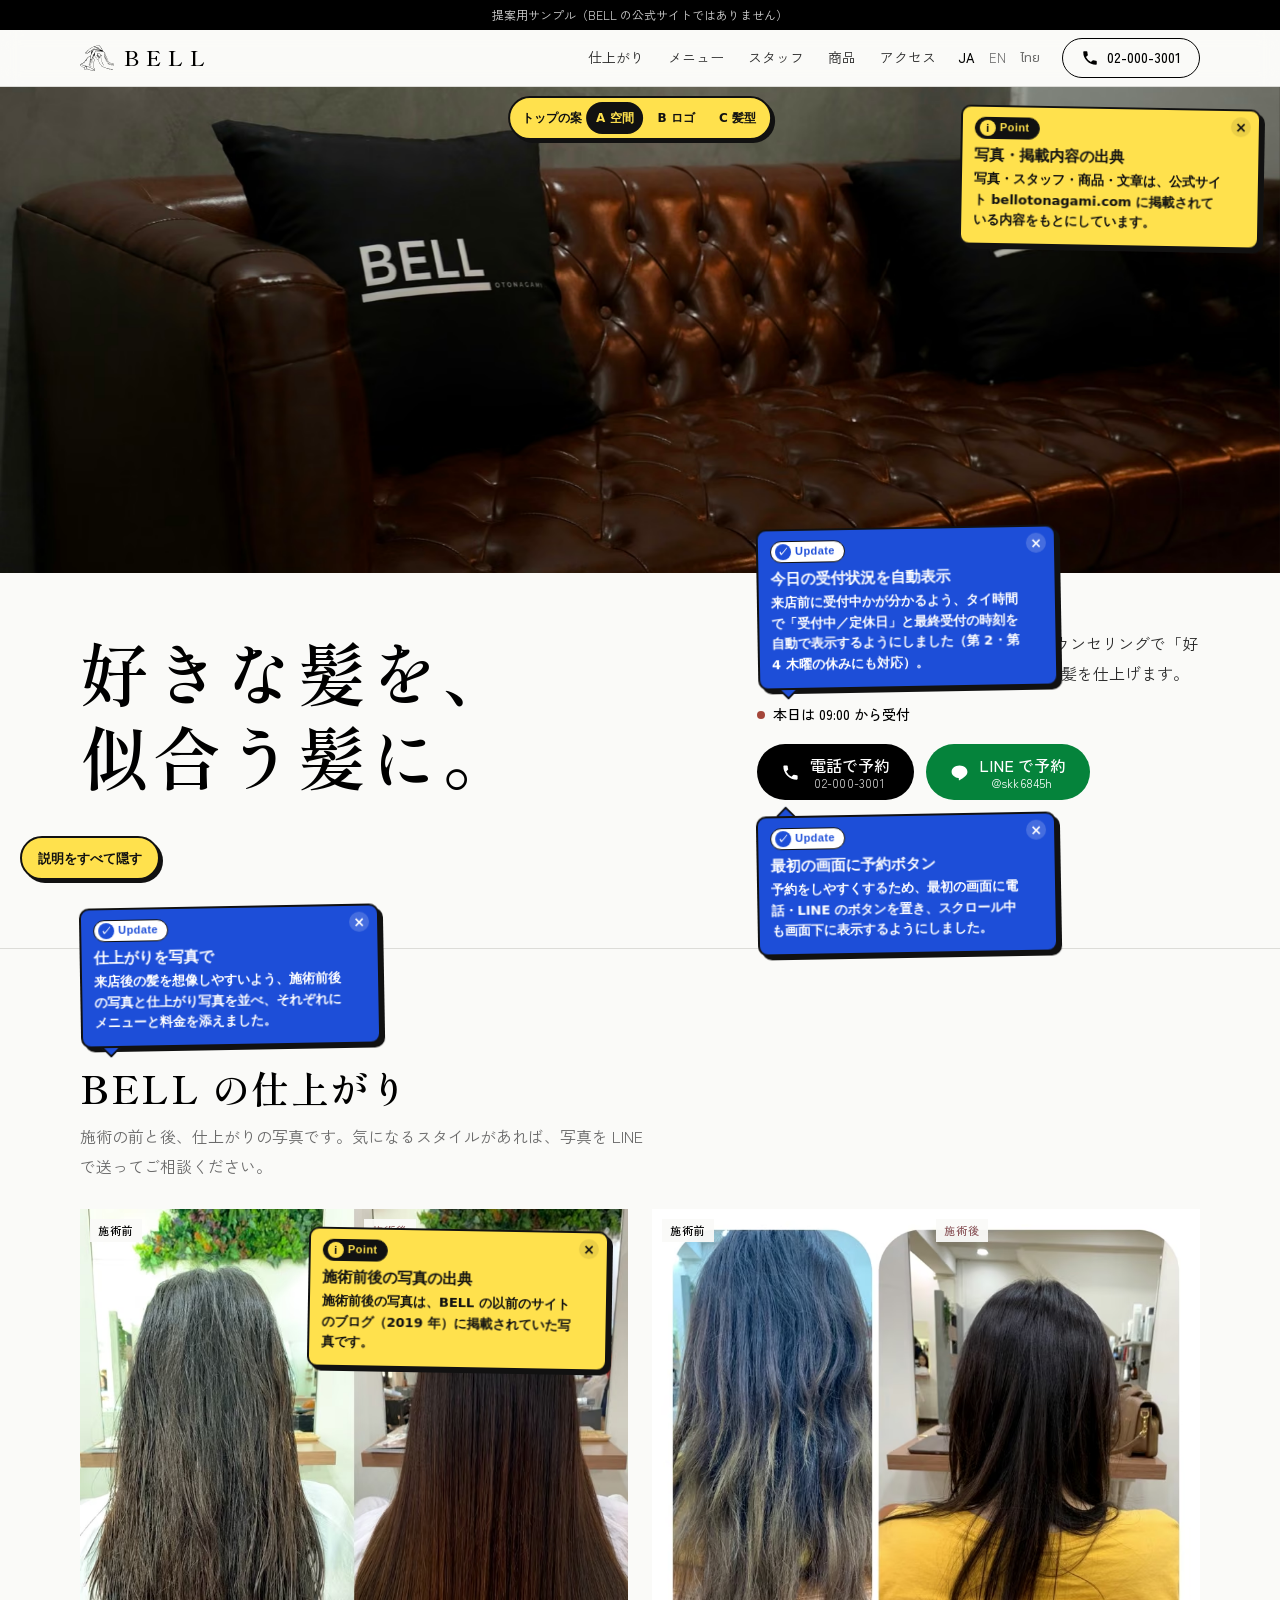
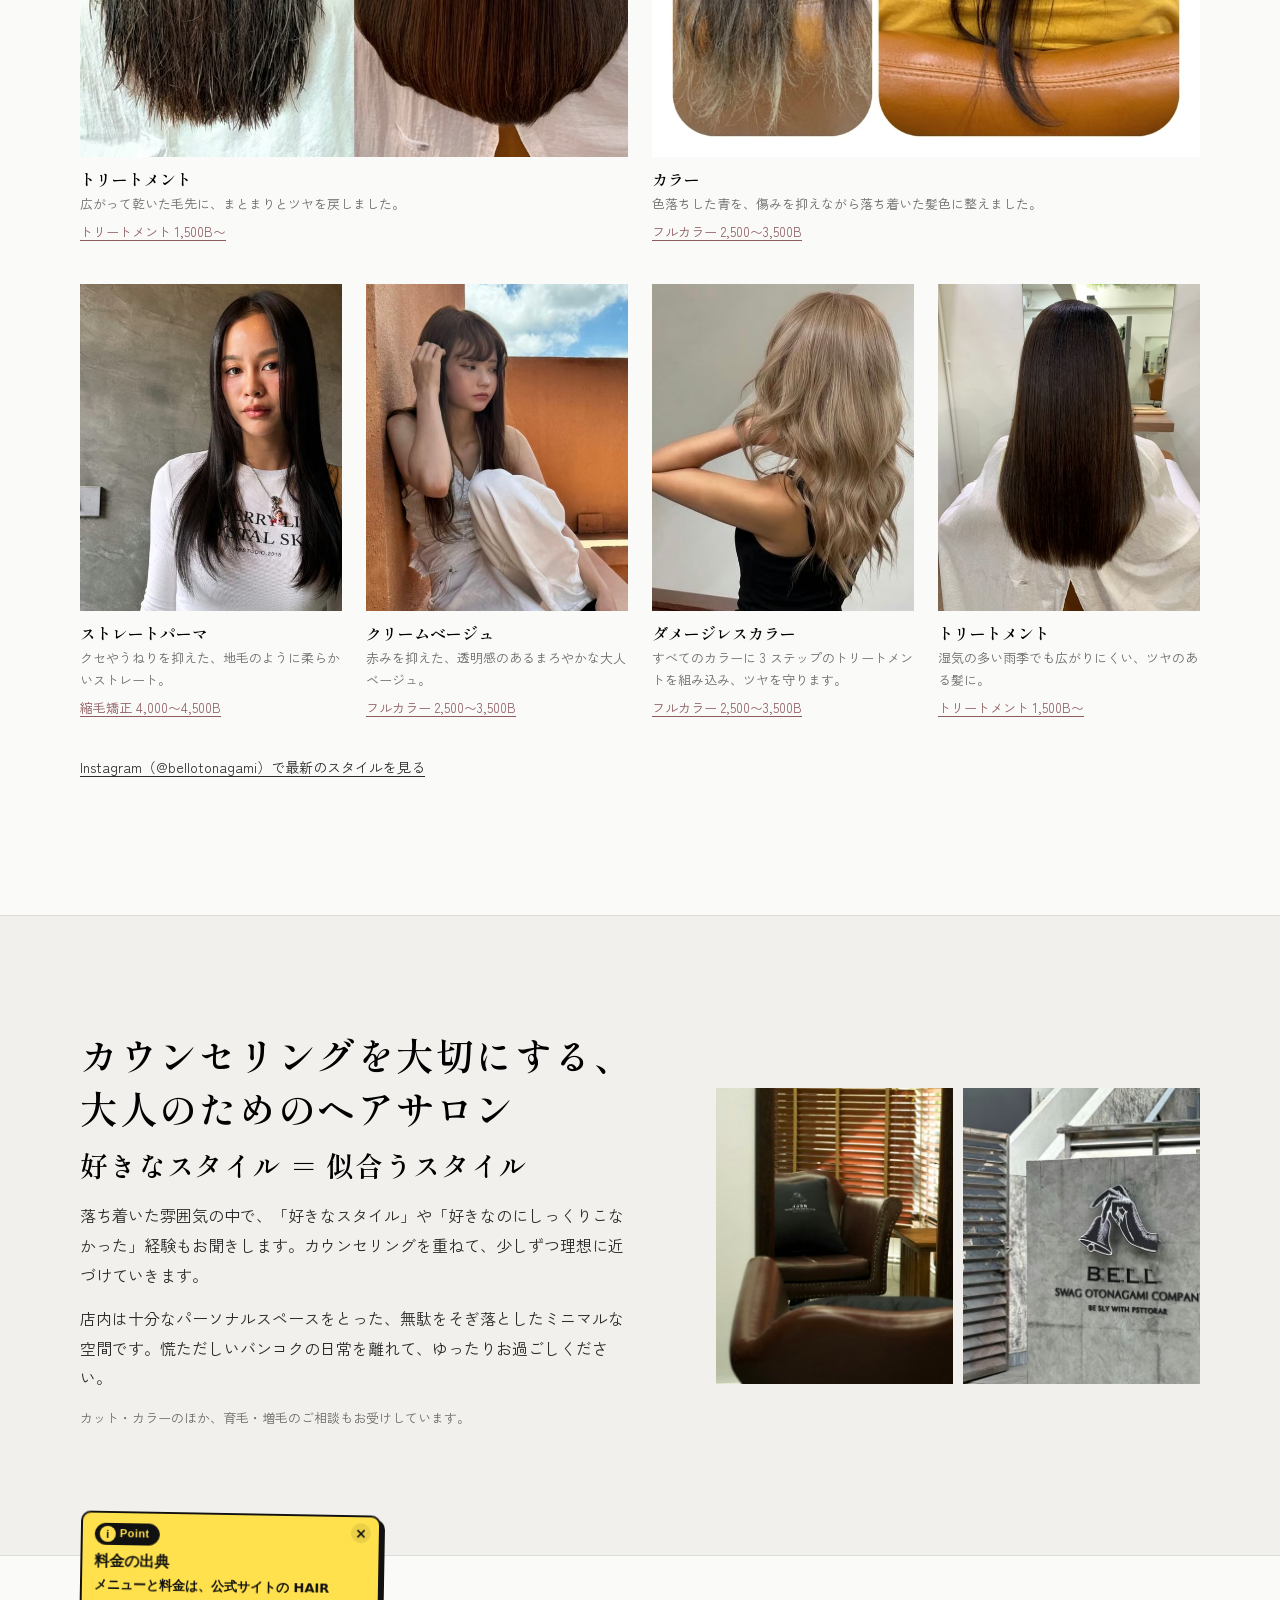
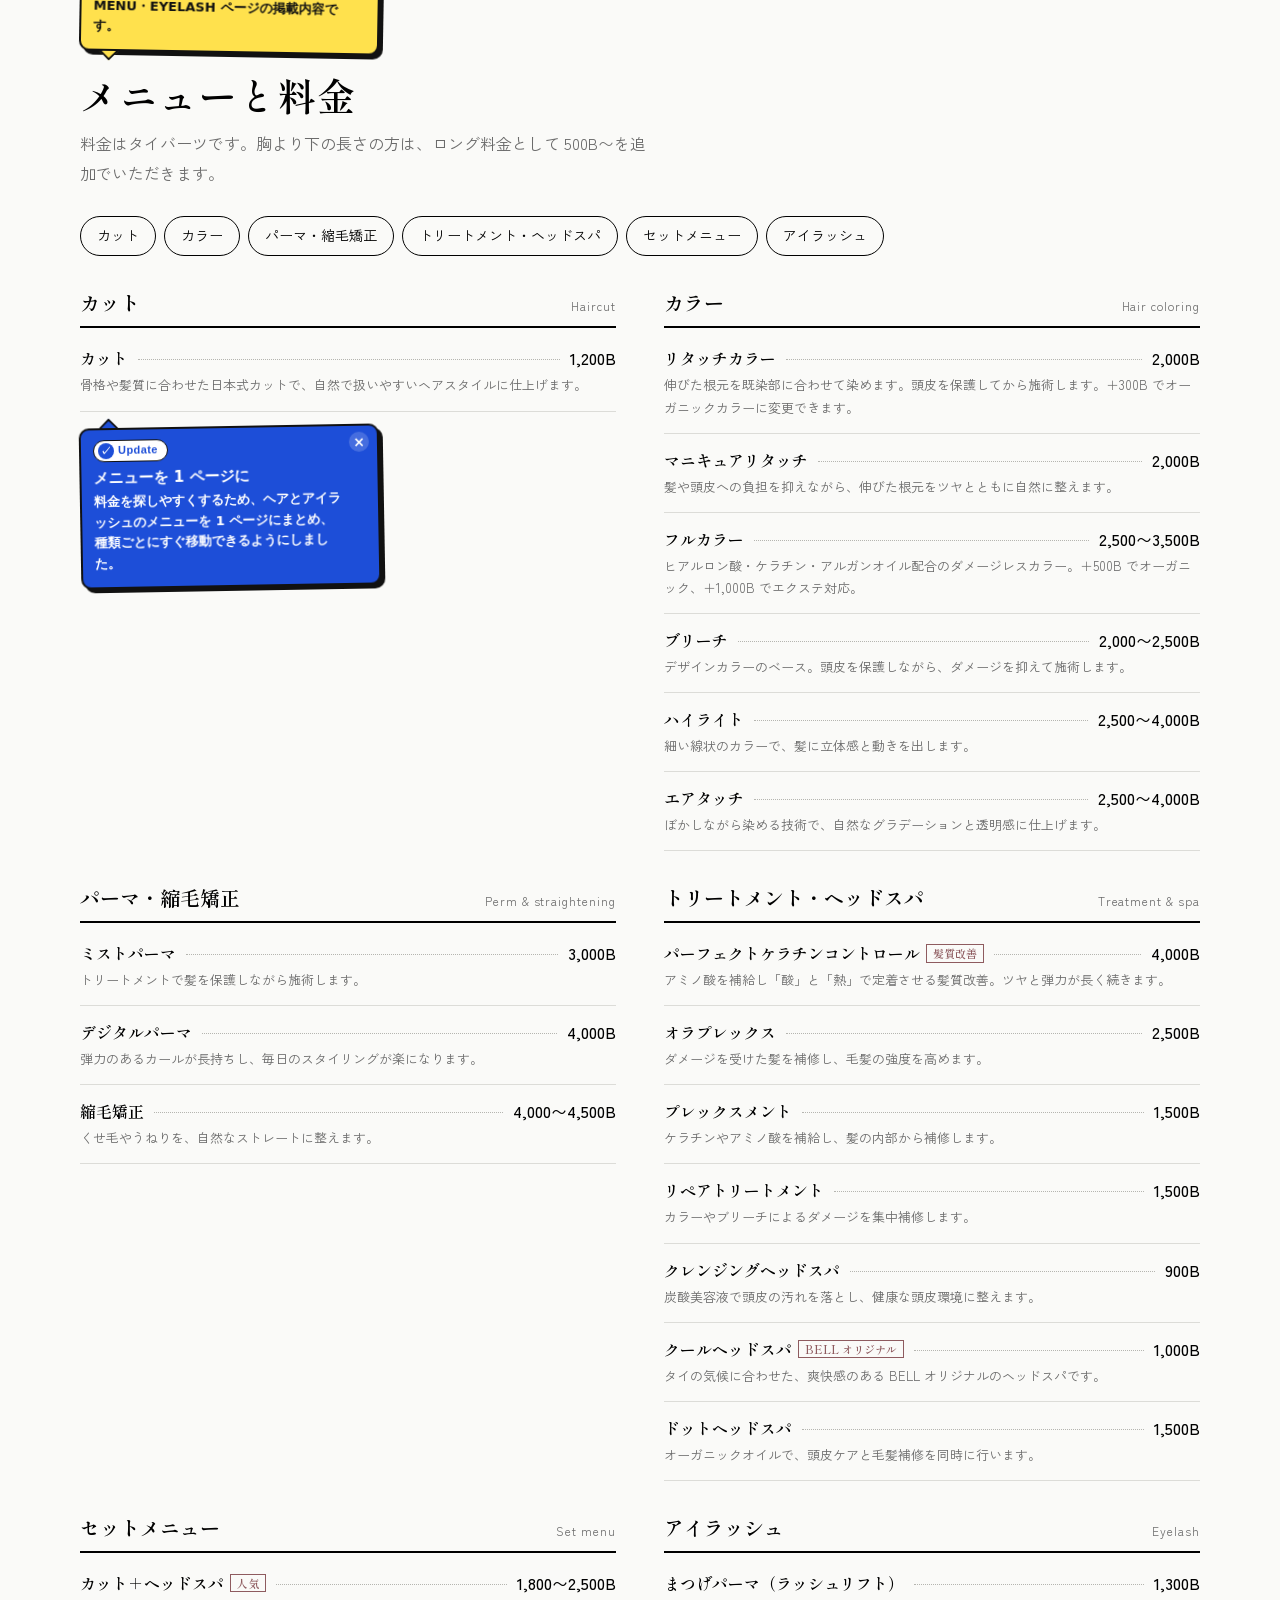
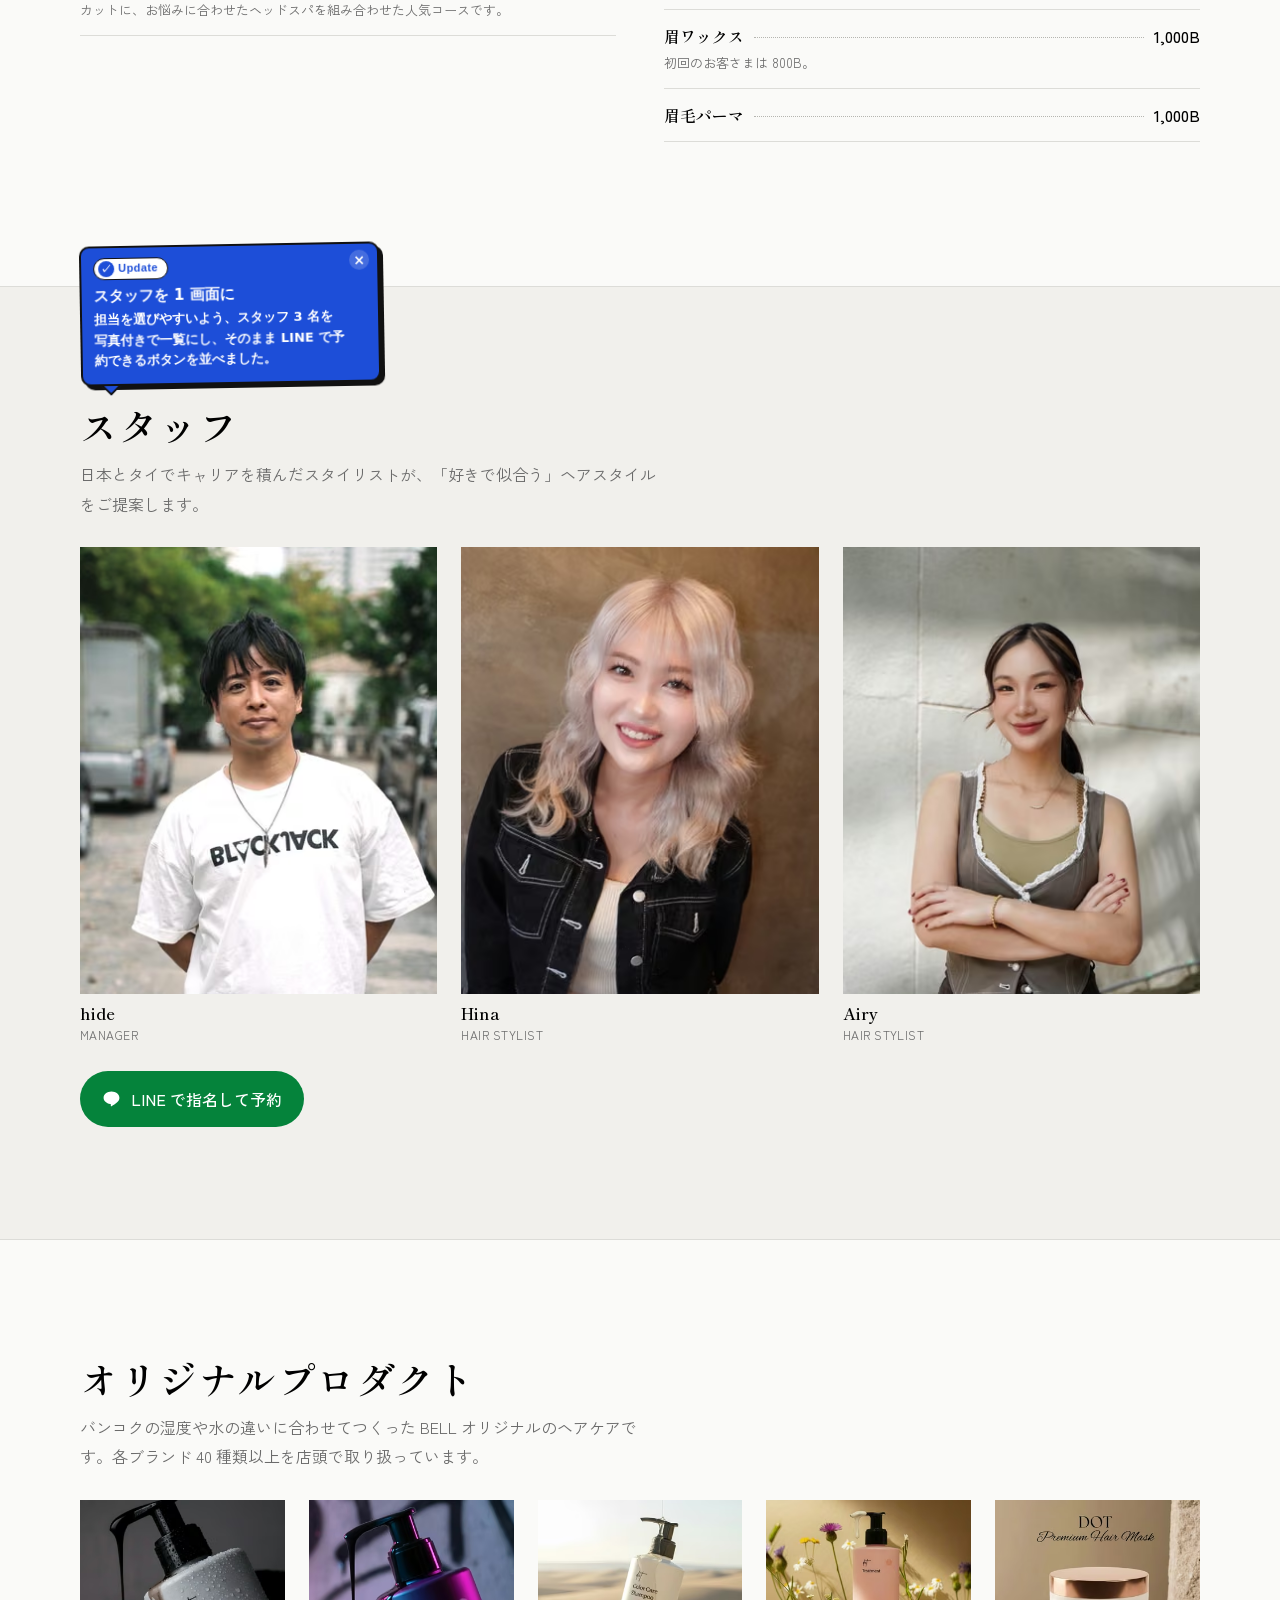
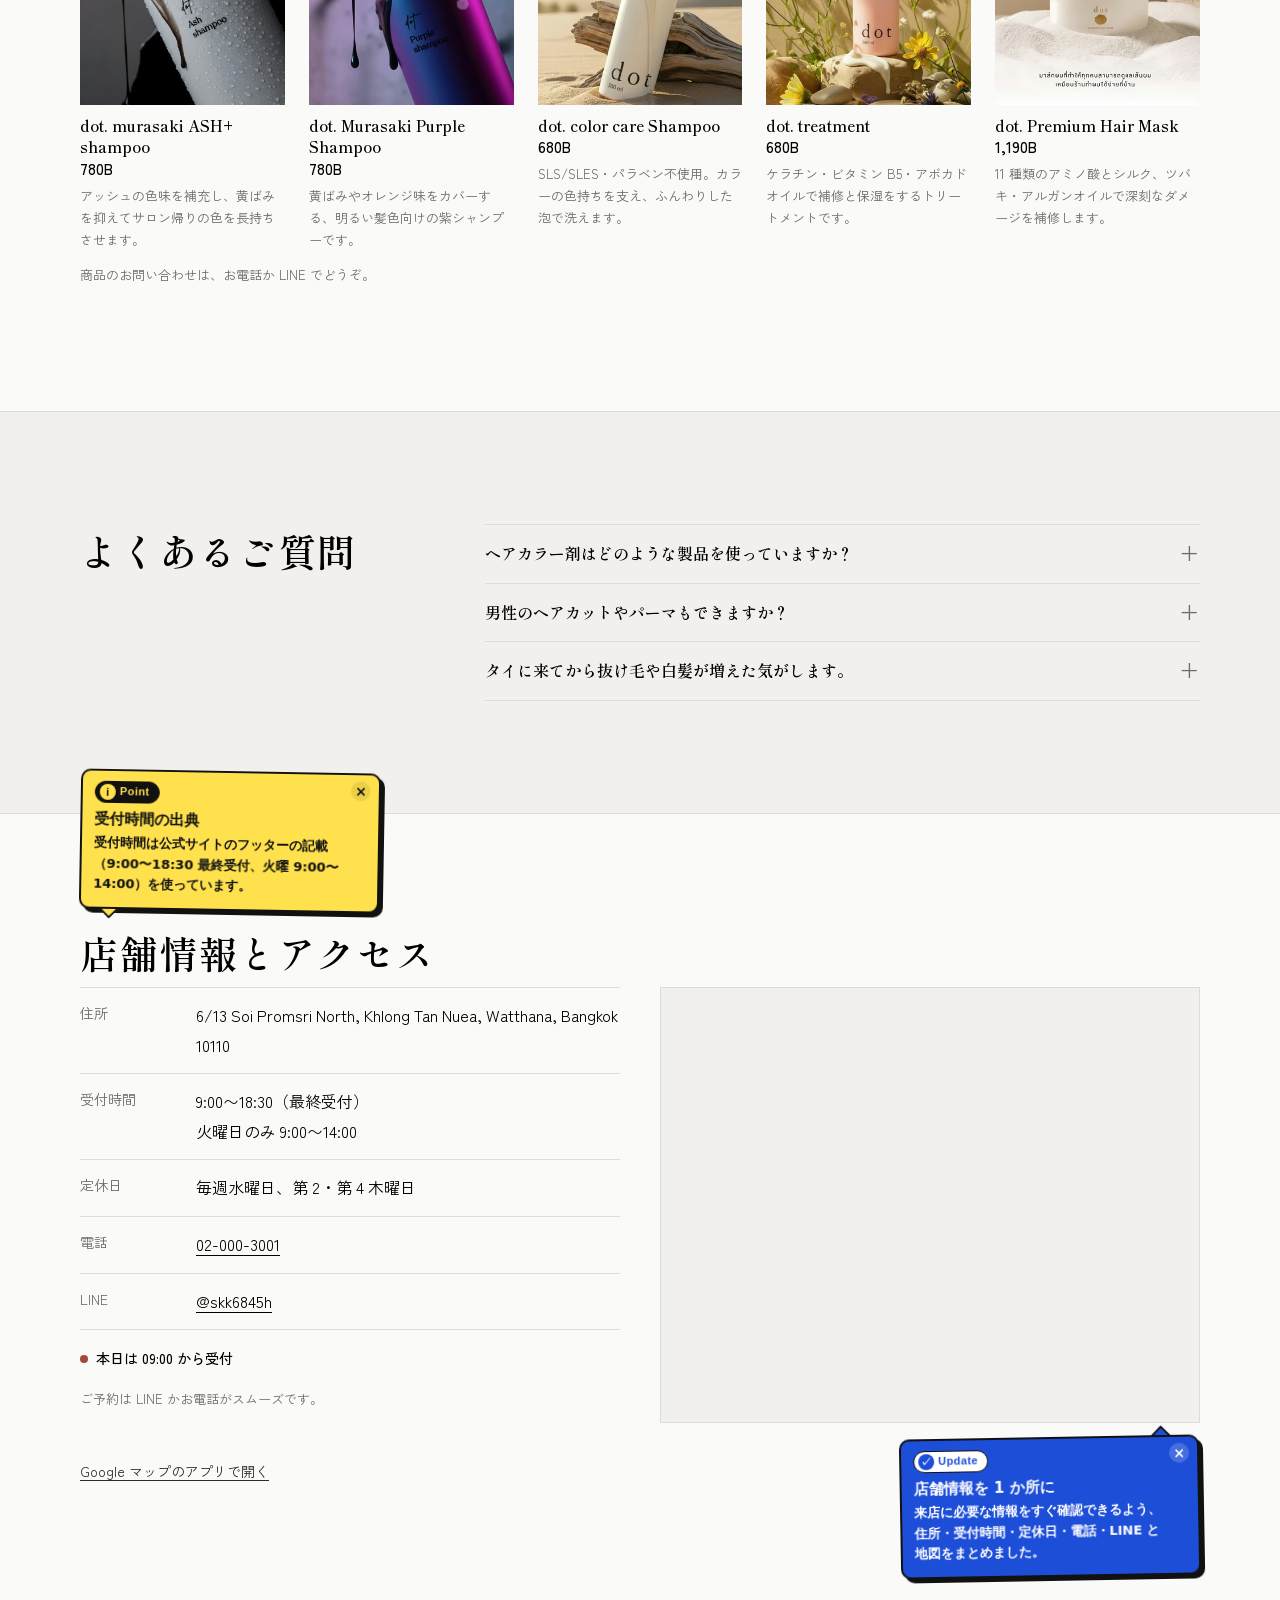
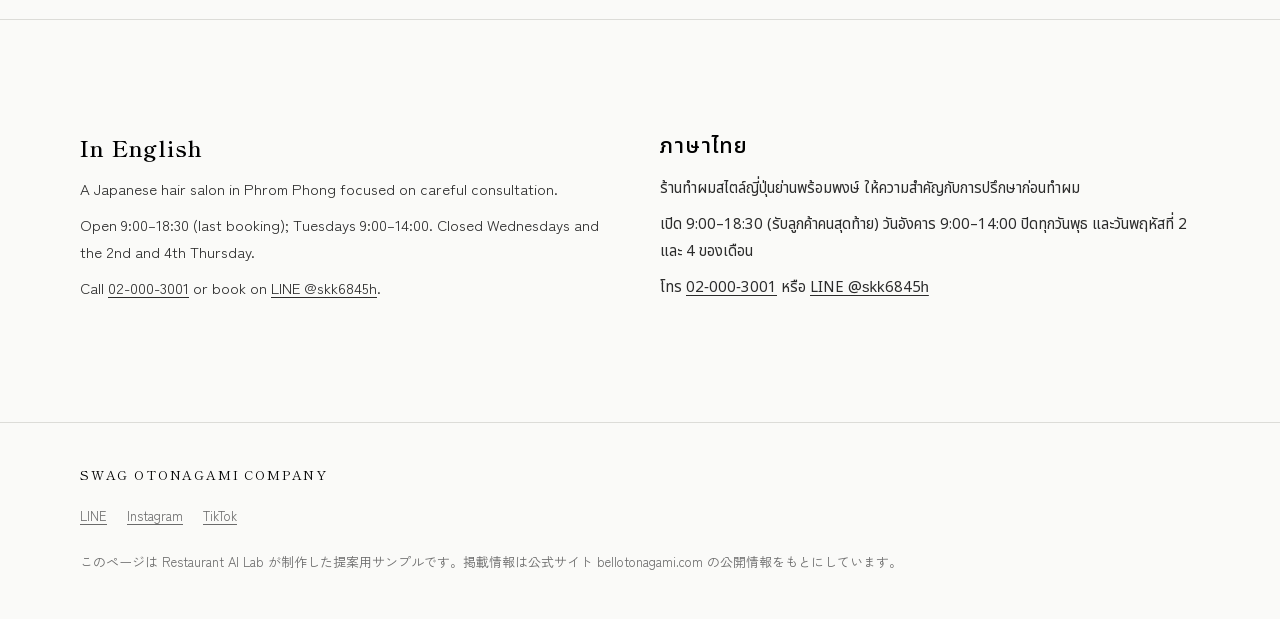
<file: index.html>
<!doctype html>
<html lang="ja">
<head>
<meta charset="utf-8">
<meta name="viewport" content="width=device-width, initial-scale=1, viewport-fit=cover">
<meta name="robots" content="noindex, nofollow">
<title>BELL otonagami salon｜プロンポンの大人のヘアサロン</title>
<meta name="description" content="バンコク・プロンポンの日本人ヘアサロン BELL。カウンセリングで「好きなスタイル」を「似合うスタイル」に。ヘア・アイラッシュの料金、スタッフ、アクセスを 1 ページにまとめています。">
<meta name="theme-color" content="#fafaf8">
<link rel="icon" href="favicon.svg" type="image/svg+xml">
<meta property="og:type" content="website">
<meta property="og:title" content="BELL otonagami salon｜プロンポンの大人のヘアサロン">
<meta property="og:description" content="好きな髪を、似合う髪に。予約は電話か LINE で。">
<meta property="og:url" content="https://restaurantailab.github.io/bell-salon-sample/">
<meta property="og:image" content="https://restaurantailab.github.io/bell-salon-sample/og/og.png">
<meta property="og:locale" content="ja_JP">
<meta name="twitter:card" content="summary_large_image">
<link rel="preload" href="fonts/ja-ShipporiMincho-600.woff2" as="font" type="font/woff2" crossorigin>
<link rel="preload" href="fonts/ja-ZenKakuGothicNew-400.woff2" as="font" type="font/woff2" crossorigin>
<style>@font-face{font-family:'Shippori Mincho';font-style:normal;font-weight:400;font-display:swap;src:url(fonts/ja-ShipporiMincho-400.woff2) format('woff2');unicode-range:U+a,U+20-7e,U+e01-e02,U+e04,U+e07,U+e0d,U+e14-e15,U+e17-e1c,U+e1e,U+e20-e25,U+e27,U+e29-e2b,U+e2d,U+e30-e39,U+e40-e44,U+e48-e49,U+e4c,U+2013,U+3001-3002,U+300c-300d,U+301c,U+3042,U+3044,U+3046,U+3048,U+304a-304f,U+3051-3055,U+3057,U+3059-305b,U+305d-3061,U+3063-306b,U+306d-3070,U+3073,U+3075,U+3078-3079,U+307b-307c,U+307e-307f,U+3081-3082,U+3084,U+3086,U+3088-308d,U+308f,U+3092-3093,U+30a2-30a4,U+30a6-30a8,U+30aa-30ad,U+30af-30b1,U+30b3-30bb,U+30bd,U+30bf-30c1,U+30c3-30c4,U+30c6-30cb,U+30ce-30d3,U+30d5-30da,U+30dc-30e1,U+30e3-30e5,U+30e7,U+30e9-30ed,U+30ef,U+30f3,U+30fb-30fc,U+4e00,U+4e0a-4e0b,U+4e0d,U+4e2d,U+4e7e,U+4e86,U+4e88,U+4eba,U+4ed5,U+4ed8,U+4ee5,U+4f11,U+4f1d,U+4f38,U+4f3c,U+4f4f,U+4f53,U+4f5c,U+4f7f,U+4fdd,U+4fee,U+5019,U+5065,U+50b7,U+5143,U+5145,U+5148,U+516c,U+5185,U+5199,U+51fa,U+5206-5207,U+521d,U+5236,U+523b,U+524d,U+5264,U+529b,U+52a0,U+52d5,U+5341,U+5358,U+53d6-53d7,U+5404,U+5408,U+540c-540d,U+5411,U+542b,U+5473,U+54c1,U+5546,U+554f,U+5584,U+56de,U+56f2,U+5730,U+5831,U+5883,U+5897,U+5909,U+591a,U+5927,U+597d,U+5b63,U+5b88,U+5b9a,U+5ba2,U+5bb9,U+5bfe,U+5c11,U+5e30,U+5e38,U+5e83,U+5e97,U+5ea6,U+5eb7,U+5f0f,U+5f37,U+5f3e,U+5f71,U+5f8c,U+5fdc,U+5feb,U+6027,U+60a9,U+60c5,U+60f3,U+611f,U+614b-614c,U+6163,U+623b,U+6240,U+624b,U+6271,U+6280,U+6291,U+629c,U+62c5,U+6301,U+6307,U+63b2,U+63d0,U+652f,U+6539,U+6574,U+6587,U+6599,U+65ad,U+65b0,U+65b9,U+65bd,U+65e2,U+65e5,U+660e,U+6642,U+66dc,U+66f4,U+6700,U+671d,U+6728,U+672c,U+6765,U+67d3-67d4,U+6839,U+683c,U+6848,U+697d,U+6b53,U+6b63,U+6bce,U+6bdb,U+6c17,U+6c34,U+6c5a,U+6ce1,U+6d17,U+6d3b,U+6db2,U+6df1,U+6e7f,U+6fc3,U+706b,U+70ad,U+7121,U+7136,U+71b1,U+723d,U+72b6,U+7406,U+74b0,U+751f,U+7528,U+7537,U+767d,U+76ae,U+76f8,U+7709,U+771f,U+7740,U+77ef,U+78ba,U+79fb,U+7a2e,U+7a4d,U+7a7a,U+7acb,U+7b2c,U+7c21,U+7d04,U+7d2b,U+7d30,U+7d42,U+7d44,U+7d4c,U+7d61,U+7d66,U+7d9a,U+7dda,U+7e2e,U+7f8e,U+7fd2,U+805e,U+80b2,U+80f8,U+81ea,U+8217,U+826f,U+8272,U+843d,U+85ac,U+884c,U+8853,U+88dc,U+88fd,U+898b,U+8a3a,U+8a71,U+8a8d,U+8abf,U+8ac7,U+8b77,U+8ca0,U+8cea,U+8d64,U+8f09,U+8fbc,U+8fce,U+8fd1,U+8ffd,U+9001,U+900f,U+9023,U+9031,U+904e,U+9055,U+9078,U+90e8,U+914d,U+9178,U+91cd,U+91d1,U+9577,U+958b,U+9593,U+96c6,U+96e2,U+96e8,U+96f0,U+96fb,U+9752,U+97ff,U+9803,U+982d,U+985e,U+99c4,U+9a13,U+9aa8,U+9ad8,U+9aea,U+9ec4,U+ff08-ff09,U+ff0b,U+ff1d,U+ff1f,U+ff5c}@font-face{font-family:'Shippori Mincho';font-style:normal;font-weight:600;font-display:swap;src:url(fonts/ja-ShipporiMincho-600.woff2) format('woff2');unicode-range:U+a,U+20-7e,U+e01-e02,U+e04,U+e07,U+e0d,U+e14-e15,U+e17-e1c,U+e1e,U+e20-e25,U+e27,U+e29-e2b,U+e2d,U+e30-e39,U+e40-e44,U+e48-e49,U+e4c,U+2013,U+3001-3002,U+300c-300d,U+301c,U+3042,U+3044,U+3046,U+3048,U+304a-304f,U+3051-3055,U+3057,U+3059-305b,U+305d-3061,U+3063-306b,U+306d-3070,U+3073,U+3075,U+3078-3079,U+307b-307c,U+307e-307f,U+3081-3082,U+3084,U+3086,U+3088-308d,U+308f,U+3092-3093,U+30a2-30a4,U+30a6-30a8,U+30aa-30ad,U+30af-30b1,U+30b3-30bb,U+30bd,U+30bf-30c1,U+30c3-30c4,U+30c6-30cb,U+30ce-30d3,U+30d5-30da,U+30dc-30e1,U+30e3-30e5,U+30e7,U+30e9-30ed,U+30ef,U+30f3,U+30fb-30fc,U+4e00,U+4e0a-4e0b,U+4e0d,U+4e2d,U+4e7e,U+4e86,U+4e88,U+4eba,U+4ed5,U+4ed8,U+4ee5,U+4f11,U+4f1d,U+4f38,U+4f3c,U+4f4f,U+4f53,U+4f5c,U+4f7f,U+4fdd,U+4fee,U+5019,U+5065,U+50b7,U+5143,U+5145,U+5148,U+516c,U+5185,U+5199,U+51fa,U+5206-5207,U+521d,U+5236,U+523b,U+524d,U+5264,U+529b,U+52a0,U+52d5,U+5341,U+5358,U+53d6-53d7,U+5404,U+5408,U+540c-540d,U+5411,U+542b,U+5473,U+54c1,U+5546,U+554f,U+5584,U+56de,U+56f2,U+5730,U+5831,U+5883,U+5897,U+5909,U+591a,U+5927,U+597d,U+5b63,U+5b88,U+5b9a,U+5ba2,U+5bb9,U+5bfe,U+5c11,U+5e30,U+5e38,U+5e83,U+5e97,U+5ea6,U+5eb7,U+5f0f,U+5f37,U+5f3e,U+5f71,U+5f8c,U+5fdc,U+5feb,U+6027,U+60a9,U+60c5,U+60f3,U+611f,U+614b-614c,U+6163,U+623b,U+6240,U+624b,U+6271,U+6280,U+6291,U+629c,U+62c5,U+6301,U+6307,U+63b2,U+63d0,U+652f,U+6539,U+6574,U+6587,U+6599,U+65ad,U+65b0,U+65b9,U+65bd,U+65e2,U+65e5,U+660e,U+6642,U+66dc,U+66f4,U+6700,U+671d,U+6728,U+672c,U+6765,U+67d3-67d4,U+6839,U+683c,U+6848,U+697d,U+6b53,U+6b63,U+6bce,U+6bdb,U+6c17,U+6c34,U+6c5a,U+6ce1,U+6d17,U+6d3b,U+6db2,U+6df1,U+6e7f,U+6fc3,U+706b,U+70ad,U+7121,U+7136,U+71b1,U+723d,U+72b6,U+7406,U+74b0,U+751f,U+7528,U+7537,U+767d,U+76ae,U+76f8,U+7709,U+771f,U+7740,U+77ef,U+78ba,U+79fb,U+7a2e,U+7a4d,U+7a7a,U+7acb,U+7b2c,U+7c21,U+7d04,U+7d2b,U+7d30,U+7d42,U+7d44,U+7d4c,U+7d61,U+7d66,U+7d9a,U+7dda,U+7e2e,U+7f8e,U+7fd2,U+805e,U+80b2,U+80f8,U+81ea,U+8217,U+826f,U+8272,U+843d,U+85ac,U+884c,U+8853,U+88dc,U+88fd,U+898b,U+8a3a,U+8a71,U+8a8d,U+8abf,U+8ac7,U+8b77,U+8ca0,U+8cea,U+8d64,U+8f09,U+8fbc,U+8fce,U+8fd1,U+8ffd,U+9001,U+900f,U+9023,U+9031,U+904e,U+9055,U+9078,U+90e8,U+914d,U+9178,U+91cd,U+91d1,U+9577,U+958b,U+9593,U+96c6,U+96e2,U+96e8,U+96f0,U+96fb,U+9752,U+97ff,U+9803,U+982d,U+985e,U+99c4,U+9a13,U+9aa8,U+9ad8,U+9aea,U+9ec4,U+ff08-ff09,U+ff0b,U+ff1d,U+ff1f,U+ff5c}@font-face{font-family:'Zen Kaku Gothic New';font-style:normal;font-weight:400;font-display:swap;src:url(fonts/ja-ZenKakuGothicNew-400.woff2) format('woff2');unicode-range:U+a,U+20-7e,U+e01-e02,U+e04,U+e07,U+e0d,U+e14-e15,U+e17-e1c,U+e1e,U+e20-e25,U+e27,U+e29-e2b,U+e2d,U+e30-e39,U+e40-e44,U+e48-e49,U+e4c,U+2013,U+3001-3002,U+300c-300d,U+301c,U+3042,U+3044,U+3046,U+3048,U+304a-304f,U+3051-3055,U+3057,U+3059-305b,U+305d-3061,U+3063-306b,U+306d-3070,U+3073,U+3075,U+3078-3079,U+307b-307c,U+307e-307f,U+3081-3082,U+3084,U+3086,U+3088-308d,U+308f,U+3092-3093,U+30a2-30a4,U+30a6-30a8,U+30aa-30ad,U+30af-30b1,U+30b3-30bb,U+30bd,U+30bf-30c1,U+30c3-30c4,U+30c6-30cb,U+30ce-30d3,U+30d5-30da,U+30dc-30e1,U+30e3-30e5,U+30e7,U+30e9-30ed,U+30ef,U+30f3,U+30fb-30fc,U+4e00,U+4e0a-4e0b,U+4e0d,U+4e2d,U+4e7e,U+4e86,U+4e88,U+4eba,U+4ed5,U+4ed8,U+4ee5,U+4f11,U+4f1d,U+4f38,U+4f3c,U+4f4f,U+4f53,U+4f5c,U+4f7f,U+4fdd,U+4fee,U+5019,U+5065,U+50b7,U+5143,U+5145,U+5148,U+516c,U+5185,U+5199,U+51fa,U+5206-5207,U+521d,U+5236,U+523b,U+524d,U+5264,U+529b,U+52a0,U+52d5,U+5341,U+5358,U+53d6-53d7,U+5404,U+5408,U+540c-540d,U+5411,U+542b,U+5473,U+54c1,U+5546,U+554f,U+5584,U+56de,U+56f2,U+5730,U+5831,U+5883,U+5897,U+5909,U+591a,U+5927,U+597d,U+5b63,U+5b88,U+5b9a,U+5ba2,U+5bb9,U+5bfe,U+5c11,U+5e30,U+5e38,U+5e83,U+5e97,U+5ea6,U+5eb7,U+5f0f,U+5f37,U+5f3e,U+5f71,U+5f8c,U+5fdc,U+5feb,U+6027,U+60a9,U+60c5,U+60f3,U+611f,U+614b-614c,U+6163,U+623b,U+6240,U+624b,U+6271,U+6280,U+6291,U+629c,U+62c5,U+6301,U+6307,U+63b2,U+63d0,U+652f,U+6539,U+6574,U+6587,U+6599,U+65ad,U+65b0,U+65b9,U+65bd,U+65e2,U+65e5,U+660e,U+6642,U+66dc,U+66f4,U+6700,U+671d,U+6728,U+672c,U+6765,U+67d3-67d4,U+6839,U+683c,U+6848,U+697d,U+6b53,U+6b63,U+6bce,U+6bdb,U+6c17,U+6c34,U+6c5a,U+6ce1,U+6d17,U+6d3b,U+6db2,U+6df1,U+6e7f,U+6fc3,U+706b,U+70ad,U+7121,U+7136,U+71b1,U+723d,U+72b6,U+7406,U+74b0,U+751f,U+7528,U+7537,U+767d,U+76ae,U+76f8,U+7709,U+771f,U+7740,U+77ef,U+78ba,U+79fb,U+7a2e,U+7a4d,U+7a7a,U+7acb,U+7b2c,U+7c21,U+7d04,U+7d2b,U+7d30,U+7d42,U+7d44,U+7d4c,U+7d61,U+7d66,U+7d9a,U+7dda,U+7e2e,U+7f8e,U+7fd2,U+805e,U+80b2,U+80f8,U+81ea,U+8217,U+826f,U+8272,U+843d,U+85ac,U+884c,U+8853,U+88dc,U+88fd,U+898b,U+8a3a,U+8a71,U+8a8d,U+8abf,U+8ac7,U+8b77,U+8ca0,U+8cea,U+8d64,U+8f09,U+8fbc,U+8fce,U+8fd1,U+8ffd,U+9001,U+900f,U+9023,U+9031,U+904e,U+9055,U+9078,U+90e8,U+914d,U+9178,U+91cd,U+91d1,U+9577,U+958b,U+9593,U+96c6,U+96e2,U+96e8,U+96f0,U+96fb,U+9752,U+97ff,U+9803,U+982d,U+985e,U+99c4,U+9a13,U+9aa8,U+9ad8,U+9aea,U+9ec4,U+ff08-ff09,U+ff0b,U+ff1d,U+ff1f,U+ff5c}@font-face{font-family:'Zen Kaku Gothic New';font-style:normal;font-weight:500;font-display:swap;src:url(fonts/ja-ZenKakuGothicNew-500.woff2) format('woff2');unicode-range:U+a,U+20-7e,U+e01-e02,U+e04,U+e07,U+e0d,U+e14-e15,U+e17-e1c,U+e1e,U+e20-e25,U+e27,U+e29-e2b,U+e2d,U+e30-e39,U+e40-e44,U+e48-e49,U+e4c,U+2013,U+3001-3002,U+300c-300d,U+301c,U+3042,U+3044,U+3046,U+3048,U+304a-304f,U+3051-3055,U+3057,U+3059-305b,U+305d-3061,U+3063-306b,U+306d-3070,U+3073,U+3075,U+3078-3079,U+307b-307c,U+307e-307f,U+3081-3082,U+3084,U+3086,U+3088-308d,U+308f,U+3092-3093,U+30a2-30a4,U+30a6-30a8,U+30aa-30ad,U+30af-30b1,U+30b3-30bb,U+30bd,U+30bf-30c1,U+30c3-30c4,U+30c6-30cb,U+30ce-30d3,U+30d5-30da,U+30dc-30e1,U+30e3-30e5,U+30e7,U+30e9-30ed,U+30ef,U+30f3,U+30fb-30fc,U+4e00,U+4e0a-4e0b,U+4e0d,U+4e2d,U+4e7e,U+4e86,U+4e88,U+4eba,U+4ed5,U+4ed8,U+4ee5,U+4f11,U+4f1d,U+4f38,U+4f3c,U+4f4f,U+4f53,U+4f5c,U+4f7f,U+4fdd,U+4fee,U+5019,U+5065,U+50b7,U+5143,U+5145,U+5148,U+516c,U+5185,U+5199,U+51fa,U+5206-5207,U+521d,U+5236,U+523b,U+524d,U+5264,U+529b,U+52a0,U+52d5,U+5341,U+5358,U+53d6-53d7,U+5404,U+5408,U+540c-540d,U+5411,U+542b,U+5473,U+54c1,U+5546,U+554f,U+5584,U+56de,U+56f2,U+5730,U+5831,U+5883,U+5897,U+5909,U+591a,U+5927,U+597d,U+5b63,U+5b88,U+5b9a,U+5ba2,U+5bb9,U+5bfe,U+5c11,U+5e30,U+5e38,U+5e83,U+5e97,U+5ea6,U+5eb7,U+5f0f,U+5f37,U+5f3e,U+5f71,U+5f8c,U+5fdc,U+5feb,U+6027,U+60a9,U+60c5,U+60f3,U+611f,U+614b-614c,U+6163,U+623b,U+6240,U+624b,U+6271,U+6280,U+6291,U+629c,U+62c5,U+6301,U+6307,U+63b2,U+63d0,U+652f,U+6539,U+6574,U+6587,U+6599,U+65ad,U+65b0,U+65b9,U+65bd,U+65e2,U+65e5,U+660e,U+6642,U+66dc,U+66f4,U+6700,U+671d,U+6728,U+672c,U+6765,U+67d3-67d4,U+6839,U+683c,U+6848,U+697d,U+6b53,U+6b63,U+6bce,U+6bdb,U+6c17,U+6c34,U+6c5a,U+6ce1,U+6d17,U+6d3b,U+6db2,U+6df1,U+6e7f,U+6fc3,U+706b,U+70ad,U+7121,U+7136,U+71b1,U+723d,U+72b6,U+7406,U+74b0,U+751f,U+7528,U+7537,U+767d,U+76ae,U+76f8,U+7709,U+771f,U+7740,U+77ef,U+78ba,U+79fb,U+7a2e,U+7a4d,U+7a7a,U+7acb,U+7b2c,U+7c21,U+7d04,U+7d2b,U+7d30,U+7d42,U+7d44,U+7d4c,U+7d61,U+7d66,U+7d9a,U+7dda,U+7e2e,U+7f8e,U+7fd2,U+805e,U+80b2,U+80f8,U+81ea,U+8217,U+826f,U+8272,U+843d,U+85ac,U+884c,U+8853,U+88dc,U+88fd,U+898b,U+8a3a,U+8a71,U+8a8d,U+8abf,U+8ac7,U+8b77,U+8ca0,U+8cea,U+8d64,U+8f09,U+8fbc,U+8fce,U+8fd1,U+8ffd,U+9001,U+900f,U+9023,U+9031,U+904e,U+9055,U+9078,U+90e8,U+914d,U+9178,U+91cd,U+91d1,U+9577,U+958b,U+9593,U+96c6,U+96e2,U+96e8,U+96f0,U+96fb,U+9752,U+97ff,U+9803,U+982d,U+985e,U+99c4,U+9a13,U+9aa8,U+9ad8,U+9aea,U+9ec4,U+ff08-ff09,U+ff0b,U+ff1d,U+ff1f,U+ff5c}@font-face{font-family:'Noto Sans Thai';font-style:normal;font-weight:400;font-stretch:100%;font-display:swap;src:url(fonts/th-NotoSansThai-400.woff2) format('woff2');unicode-range:U+20,U+28-29,U+2e-3a,U+40,U+42,U+45,U+49,U+4c,U+4e,U+53-54,U+e01-e02,U+e04,U+e07,U+e0d,U+e14-e15,U+e17-e1c,U+e1e,U+e20-e25,U+e27,U+e29-e2b,U+e2d,U+e30-e39,U+e40-e44,U+e48-e49,U+e4c-e4d,U+2013}@font-face{font-family:'Noto Sans Thai';font-style:normal;font-weight:500;font-stretch:100%;font-display:swap;src:url(fonts/th-NotoSansThai-500.woff2) format('woff2');unicode-range:U+20,U+28-29,U+2e-3a,U+40,U+42,U+45,U+49,U+4c,U+4e,U+53-54,U+e01-e02,U+e04,U+e07,U+e0d,U+e14-e15,U+e17-e1c,U+e1e,U+e20-e25,U+e27,U+e29-e2b,U+e2d,U+e30-e39,U+e40-e44,U+e48-e49,U+e4c-e4d,U+2013}:root{--paper:#fafaf8;--paper-2:#f1f0ec;--ink:#000;--text:#2b2b2b;--muted:#6b6b6b;--rule:#dcdcd8;--rose:#8e5b5f;--rose-soft:#efe4e4;--line:#05833b;--open:#2f7d4f;--closed:#a4463a;--serif:"Shippori Mincho","Hiragino Mincho ProN","Yu Mincho",serif;--sans:"Zen Kaku Gothic New","Hiragino Sans","Noto Sans JP",system-ui,sans-serif;--thai:"Noto Sans Thai","Thonburi",sans-serif;--gutter:16px;--max:1120px;--bar-h:64px;--head-h:56px}@media (min-width:600px){:root{--gutter:32px}}@media (min-width:1024px){:root{--gutter:40px}}*,*::before,*::after{box-sizing:border-box}html{-webkit-text-size-adjust:100%;scroll-padding-top:calc(var(--head-h) + 16px)}@media (prefers-reduced-motion:no-preference){html{scroll-behavior:smooth}}body{margin:0;background:var(--paper);color:var(--text);font:400 16px/1.85 var(--sans);padding-bottom:calc(var(--bar-h) + env(safe-area-inset-bottom));overflow-x:clip}img,svg{display:block;max-width:100%;height:auto}a{color:inherit;text-underline-offset:.22em;text-decoration-thickness:1px}a:hover{color:var(--rose)}:focus-visible{outline:2px solid var(--rose);outline-offset:3px}::selection{background:var(--rose-soft)}[lang="th"]{font-family:var(--thai)}.wrap{width:100%;max-width:calc(var(--max) + var(--gutter) * 2);margin:0 auto;padding:0 var(--gutter)}.skip{position:absolute;left:-999px;top:0;background:var(--ink);color:#fff;padding:8px 12px;z-index:100}.skip:focus{left:8px;top:8px}.sample-note{margin:0;background:var(--ink);color:#cfcfcf;font-size:12px;line-height:1.5;text-align:center;padding:6px var(--gutter)}.site-head{position:sticky;top:0;z-index:20;background:rgba(250,250,248,.95);border-bottom:1px solid var(--rule)}@supports (backdrop-filter:blur(1px)){.site-head{background:rgba(250,250,248,.82);backdrop-filter:blur(10px)}}.site-head .wrap{display:flex;align-items:center;gap:16px;height:var(--head-h)}.wordmark{display:inline-flex;align-items:center;gap:10px;font:600 21px/1 var(--serif);letter-spacing:.34em;text-decoration:none;color:var(--ink);margin-right:auto}.wordmark img{width:34px;height:auto}.wordmark:hover{color:var(--ink)}.nav{display:none}.lang{display:flex;gap:2px;font-size:13px}.lang a,.lang span{padding:10px 6px;text-decoration:none;color:var(--muted)}.lang [aria-current]{color:var(--ink);font-weight:500}.head-tel{display:inline-grid;place-items:center;width:44px;height:44px;border:1px solid var(--ink);border-radius:999px;color:var(--ink)}.head-tel svg{width:18px;height:18px}.head-tel .label{display:none}.btn{display:inline-flex;align-items:center;justify-content:center;gap:10px;min-height:56px;padding:8px 22px;border-radius:999px;font:500 16px/1.25 var(--sans);text-decoration:none;text-align:center}.btn svg{width:19px;height:19px;flex:none}.btn small{display:block;font-size:12px;font-weight:400;opacity:.85;letter-spacing:.02em}.btn--tel{background:var(--ink);color:#fff}.btn--tel:hover{color:#fff;background:#333}.btn--line{background:var(--line);color:#fff}.btn--line:hover{color:#fff;background:#04702f}.btn--line small{opacity:1}.btn--ghost{border:1px solid var(--ink);color:var(--ink);min-height:48px}.hero{padding:0 0 40px;overflow-x:clip}.hero__looks{list-style:none;margin:0 calc(var(--gutter) * -1) 22px;padding:0;display:grid;grid-template-columns:repeat(3,1fr);gap:3px}.hero__looks li{position:relative;height:172px;overflow:hidden;background:var(--paper-2)}.hero__looks picture{display:block;height:100%;overflow:hidden;background:var(--paper-2)}.hero__looks img{width:100%;height:100%;object-fit:cover;object-position:50% 25%}.hero__looks span{position:absolute;left:0;bottom:0;padding:3px 8px;background:rgba(250,250,248,.92);font-size:11px;letter-spacing:.04em;color:var(--ink)}@media (prefers-reduced-motion:no-preference){.hero__looks li{animation:look-in .9s cubic-bezier(.2,.7,.2,1) both}.hero__looks li:nth-child(2){animation-delay:.12s}.hero__looks li:nth-child(3){animation-delay:.24s}}@keyframes look-in{from{opacity:0;transform:translateY(14px)}to{opacity:1;transform:none}}.hero h1{font:600 clamp(32px,9vw,72px)/1.28 var(--serif);color:var(--ink);letter-spacing:.05em;margin:0 0 14px;font-feature-settings:"palt" 1}.hero h1 span{display:block}.hero__lead{margin:0 0 14px;max-width:30em}.status{display:flex;flex-wrap:wrap;align-items:center;gap:4px 8px;margin:0 0 16px;font-size:14px;color:var(--muted)}.status b{font-weight:500;color:var(--ink)}.status i{width:8px;height:8px;border-radius:50%;background:var(--muted);flex:none}.status.is-open i{background:var(--open)}.status.is-closed i{background:var(--closed)}.hero__cta{display:grid;grid-template-columns:1fr 1fr;gap:10px}.text-link{display:inline-block;margin-top:14px;font-size:14px;padding:6px 0}.hero__space,.hero__mark{display:none}[data-hero="space"] .hero__looks,[data-hero="mark"] .hero__looks{display:none}[data-hero="space"] .hero__space{display:block;margin:0 calc(var(--gutter) * -1) 22px;height:240px;overflow:hidden;background:#2a2622}.hero__space picture{display:block;height:100%}.hero__space img{width:100%;height:100%;object-fit:cover;object-position:30% 45%}@media (prefers-reduced-motion:no-preference){[data-hero="space"] .hero__space img{animation:space-in 1.4s cubic-bezier(.2,.7,.2,1) both}}@keyframes space-in{from{opacity:0;transform:scale(1.04)}to{opacity:1;transform:none}}[data-hero="mark"] .hero{padding-top:8px}[data-hero="mark"] .hero__mark{display:block;width:min(88%,420px);margin:0 0 6px auto;transform-origin:23% 52%}@media (prefers-reduced-motion:no-preference){[data-hero="mark"] .hero__mark{animation:ring 1.6s cubic-bezier(.36,.07,.19,.97) .5s 1 both}}@keyframes ring{0%{transform:rotate(0)}18%{transform:rotate(-4deg)}36%{transform:rotate(3deg)}54%{transform:rotate(-2deg)}72%{transform:rotate(1deg)}100%{transform:rotate(0)}}.section{padding:64px 0;border-top:1px solid var(--rule)}.section--tint{background:var(--paper-2)}.section h2{font:600 clamp(25px,6.4vw,38px)/1.4 var(--serif);color:var(--ink);letter-spacing:.04em;margin:0 0 8px;font-feature-settings:"palt" 1}.section .intro{margin:0 0 28px;color:var(--muted);max-width:36em}.note{font-size:13px;color:var(--muted);line-height:1.7}.about__photos{display:grid;grid-template-columns:1fr 1fr;gap:10px;margin:0 0 24px}.about__photos img{width:100%;aspect-ratio:4 / 5;object-fit:cover}.about__body p{margin:0 0 14px;max-width:34em}.about__quote{font:600 clamp(20px,5.4vw,28px)/1.6 var(--serif);color:var(--ink);margin:0 0 18px;letter-spacing:.03em}.chips{display:flex;gap:8px;overflow-x:auto;margin:0 calc(var(--gutter) * -1) 24px;padding:0 var(--gutter) 6px;scrollbar-width:none}.chips::-webkit-scrollbar{display:none}.chips a{flex:none;display:inline-flex;align-items:center;min-height:40px;padding:0 16px;border:1px solid var(--ink);border-radius:999px;font-size:14px;text-decoration:none;color:var(--ink);background:var(--paper)}.chips a:hover{background:var(--ink);color:#fff}.menu-group{margin:0 0 32px}.menu-group h3{font:600 20px/1.5 var(--serif);color:var(--ink);margin:0 0 4px;padding-bottom:8px;border-bottom:2px solid var(--ink);display:flex;justify-content:space-between;align-items:baseline;gap:12px}.menu-group h3 small{font:400 12px/1.4 var(--sans);color:var(--muted);letter-spacing:.08em}.prices{list-style:none;margin:0;padding:0}.prices li{padding:14px 0;border-bottom:1px solid var(--rule)}.prices .row{display:flex;align-items:baseline;gap:10px}.prices .name{font:600 16px/1.5 var(--serif);color:var(--ink)}.prices .dots{flex:1;border-bottom:1px dotted #b5b5b0;transform:translateY(-5px);min-width:16px}.prices .price{font:500 16px/1 var(--sans);font-variant-numeric:tabular-nums;color:var(--ink);white-space:nowrap}.prices p{margin:4px 0 0;font-size:13px;line-height:1.7;color:var(--muted)}.prices .tag{display:inline-block;font-size:11px;color:var(--rose);border:1px solid var(--rose);padding:0 6px;margin-left:6px;vertical-align:2px}.staff{display:grid;grid-template-columns:repeat(3,minmax(0,1fr));gap:10px;margin:0;padding:0;list-style:none}.staff img{width:100%;aspect-ratio:4 / 5;object-fit:cover;background:var(--paper-2)}.staff b{display:block;font:600 16px/1.4 var(--serif);color:var(--ink);margin-top:8px}.staff span{display:block;font-size:12px;color:var(--muted);letter-spacing:.04em}.staff-cta{margin-top:24px;display:grid;gap:10px}.products{display:grid;grid-template-columns:repeat(2,minmax(0,1fr));gap:24px 12px;margin:0;padding:0;list-style:none}.products img{width:100%;aspect-ratio:1;object-fit:cover;background:var(--paper-2)}.products b{display:block;font:600 15px/1.45 var(--serif);color:var(--ink);margin-top:10px}.products .price{display:block;font:500 15px/1.5 var(--sans);font-variant-numeric:tabular-nums;color:var(--ink)}.products p{margin:4px 0 0;font-size:13px;line-height:1.7;color:var(--muted)}.works{display:grid;grid-template-columns:1fr 1fr;gap:28px 12px}.work{margin:0}.work--ba{grid-column:span 2}.work__img{position:relative;background:var(--paper-2)}.work__img picture{display:block}.work__img img{width:100%;aspect-ratio:4 / 5;object-fit:cover}.work--ba .work__img img{aspect-ratio:1}.ba{position:absolute;top:10px;font:500 11px/1 var(--sans);letter-spacing:.08em;padding:6px 8px;background:rgba(250,250,248,.94);color:var(--ink)}.ba--before{left:10px}.ba--after{left:calc(50% + 10px);color:var(--rose)}.work figcaption{margin-top:10px;font-size:13px;line-height:1.7;color:var(--muted)}.work figcaption b{display:block;font:600 16px/1.5 var(--serif);color:var(--ink);margin-bottom:2px}.work__menu{display:block;width:fit-content;margin-top:6px;font-size:13px;color:var(--rose);font-variant-numeric:tabular-nums}.faq details{border-bottom:1px solid var(--rule)}.faq details:first-child{border-top:1px solid var(--rule)}.faq summary{list-style:none;cursor:pointer;display:flex;justify-content:space-between;gap:16px;padding:16px 0;font:600 16px/1.6 var(--serif);color:var(--ink)}.faq summary::-webkit-details-marker{display:none}.faq summary::after{content:"+";font:400 22px/1 var(--sans);color:var(--muted);flex:none}.faq details[open] summary::after{content:"−"}.faq details p{margin:0 0 18px;font-size:15px;max-width:40em}.info{display:grid;gap:28px}.facts{margin:0}.facts div{display:grid;grid-template-columns:6.5em 1fr;gap:12px;padding:13px 0;border-bottom:1px solid var(--rule)}.facts div:first-child{border-top:1px solid var(--rule)}.facts dt{font-size:14px;color:var(--muted)}.facts dd{margin:0;color:var(--ink);overflow-wrap:anywhere}.map{position:relative;aspect-ratio:4 / 3;background:var(--paper-2);border:1px solid var(--rule)}.map iframe{position:absolute;inset:0;width:100%;height:100%;border:0}.other-lang{display:grid;gap:32px}.other-lang h2{font-size:22px;margin-bottom:12px}.other-lang p{margin:0 0 8px;font-size:15px}.other-lang [lang="th"] h2{font-family:var(--thai);font-weight:500}.site-foot{border-top:1px solid var(--rule);padding:40px 0 32px;font-size:13px;color:var(--muted)}.site-foot .brandline{font:400 13px/1.8 var(--serif);letter-spacing:.14em;color:var(--ink);margin:0 0 12px}.site-foot .sns{display:flex;flex-wrap:wrap;gap:4px 20px;margin:0 0 16px;padding:0;list-style:none}.site-foot .sns a{display:inline-block;padding:6px 0}.dock{position:fixed;left:0;right:0;bottom:0;z-index:30;display:grid;grid-template-columns:1fr 1fr;gap:8px;padding:8px var(--gutter) calc(8px + env(safe-area-inset-bottom));background:rgba(250,250,248,.97);border-top:1px solid var(--rule)}.dock .btn{min-height:48px;font-size:15px}@media (min-width:900px){body{padding-bottom:0}.dock{display:none}.nav{display:flex;gap:24px;font-size:14px}.nav a{text-decoration:none;padding:8px 0}.head-tel{width:auto;height:40px;padding:0 18px;gap:8px;display:inline-flex;align-items:center;font-weight:500;font-size:14px;text-decoration:none}.head-tel .label{display:inline;font-variant-numeric:tabular-nums}.hero{padding:0 0 96px}.hero__looks{margin:0 calc(50% - min(50vw,800px)) 56px;gap:4px;height:clamp(340px,50vh,560px)}.hero__looks li{height:100%}.hero__looks span{padding:6px 14px;font-size:13px}.hero__text{display:grid;grid-template-columns:7fr 5fr;gap:0 56px;align-items:end}.hero h1{grid-column:1;grid-row:1 / span 4;align-self:start;margin:0;font-size:clamp(48px,5.4vw,80px);line-height:1.22}.hero h1 span{white-space:nowrap}.hero__lead,.hero .status,.hero__cta,.hero .text-link{grid-column:2}.hero__cta{display:flex;gap:12px}.hero__cta .btn{padding:8px 24px}[data-hero="space"] .hero__space{margin:0 calc(50% - min(50vw,800px)) 56px;height:clamp(360px,54vh,600px)}[data-hero="mark"] .hero{padding-top:48px}[data-hero="mark"] .hero .wrap{display:grid;grid-template-columns:7fr 5fr;gap:0 56px;align-items:center}[data-hero="mark"] .hero__mark{grid-column:2;grid-row:1;width:100%;margin:0}[data-hero="mark"] .hero__text{grid-column:1;grid-row:1;display:block}[data-hero="mark"] .hero h1{margin:0 0 20px}[data-hero="mark"] .hero__lead{max-width:30em}.section{padding:112px 0}.split{display:grid;grid-template-columns:4fr 8fr;gap:48px}.split>header{align-self:start}.about{display:grid;grid-template-columns:6fr 5fr;gap:56px;align-items:center}.about__photos{margin:0}.chips{margin:0 0 32px;padding:0;flex-wrap:wrap;overflow:visible}.menu-cols{display:grid;grid-template-columns:1fr 1fr;gap:0 48px}.staff{gap:24px}.staff-cta{grid-template-columns:auto auto;justify-content:start}.products{grid-template-columns:repeat(5,minmax(0,1fr));gap:24px}.works{grid-template-columns:repeat(4,minmax(0,1fr));gap:40px 24px}.info{grid-template-columns:1fr 1fr;gap:40px}.map{aspect-ratio:auto;min-height:100%}.other-lang{grid-template-columns:1fr 1fr;gap:40px}}</style>
<script>(function(){var h=new URLSearchParams(location.search).get("hero");document.documentElement.dataset.hero=/^(space|mark|looks)$/.test(h)?h:"space";})();</script>
<script type="application/ld+json">
{
 "@context": "https://schema.org",
 "@type": "HairSalon",
 "name": "BELL otonagami salon",
 "url": "https://restaurantailab.github.io/bell-salon-sample/",
 "image": "https://restaurantailab.github.io/bell-salon-sample/og/og.png",
 "telephone": "+66-2-000-3001",
 "priceRange": "฿฿",
 "address": {
  "@type": "PostalAddress",
  "streetAddress": "6/13 Soi Promsri North",
  "addressLocality": "Khlong Tan Nuea, Watthana",
  "addressRegion": "Bangkok",
  "postalCode": "10110",
  "addressCountry": "TH"
 },
 "openingHoursSpecification": [
  {
   "@type": "OpeningHoursSpecification",
   "dayOfWeek": [
    "Thursday",
    "Friday",
    "Saturday",
    "Sunday",
    "Monday"
   ],
   "opens": "09:00",
   "closes": "18:30"
  },
  {
   "@type": "OpeningHoursSpecification",
   "dayOfWeek": "Tuesday",
   "opens": "09:00",
   "closes": "14:00"
  }
 ],
 "hasOfferCatalog": {
  "@type": "OfferCatalog",
  "name": "ヘアメニュー",
  "itemListElement": [
   {
    "@type": "Offer",
    "itemOffered": {
     "@type": "Service",
     "name": "カット"
    },
    "price": "1200",
    "priceCurrency": "THB"
   },
   {
    "@type": "Offer",
    "itemOffered": {
     "@type": "Service",
     "name": "リタッチカラー"
    },
    "price": "2000",
    "priceCurrency": "THB"
   },
   {
    "@type": "Offer",
    "itemOffered": {
     "@type": "Service",
     "name": "マニキュアリタッチ"
    },
    "price": "2000",
    "priceCurrency": "THB"
   },
   {
    "@type": "Offer",
    "itemOffered": {
     "@type": "Service",
     "name": "フルカラー"
    },
    "price": "2500",
    "priceCurrency": "THB"
   },
   {
    "@type": "Offer",
    "itemOffered": {
     "@type": "Service",
     "name": "ブリーチ"
    },
    "price": "2000",
    "priceCurrency": "THB"
   },
   {
    "@type": "Offer",
    "itemOffered": {
     "@type": "Service",
     "name": "ハイライト"
    },
    "price": "2500",
    "priceCurrency": "THB"
   },
   {
    "@type": "Offer",
    "itemOffered": {
     "@type": "Service",
     "name": "エアタッチ"
    },
    "price": "2500",
    "priceCurrency": "THB"
   },
   {
    "@type": "Offer",
    "itemOffered": {
     "@type": "Service",
     "name": "ミストパーマ"
    },
    "price": "3000",
    "priceCurrency": "THB"
   },
   {
    "@type": "Offer",
    "itemOffered": {
     "@type": "Service",
     "name": "デジタルパーマ"
    },
    "price": "4000",
    "priceCurrency": "THB"
   },
   {
    "@type": "Offer",
    "itemOffered": {
     "@type": "Service",
     "name": "縮毛矯正"
    },
    "price": "4000",
    "priceCurrency": "THB"
   },
   {
    "@type": "Offer",
    "itemOffered": {
     "@type": "Service",
     "name": "パーフェクトケラチンコントロール"
    },
    "price": "4000",
    "priceCurrency": "THB"
   },
   {
    "@type": "Offer",
    "itemOffered": {
     "@type": "Service",
     "name": "オラプレックス"
    },
    "price": "2500",
    "priceCurrency": "THB"
   },
   {
    "@type": "Offer",
    "itemOffered": {
     "@type": "Service",
     "name": "プレックスメント"
    },
    "price": "1500",
    "priceCurrency": "THB"
   },
   {
    "@type": "Offer",
    "itemOffered": {
     "@type": "Service",
     "name": "リペアトリートメント"
    },
    "price": "1500",
    "priceCurrency": "THB"
   },
   {
    "@type": "Offer",
    "itemOffered": {
     "@type": "Service",
     "name": "クレンジングヘッドスパ"
    },
    "price": "900",
    "priceCurrency": "THB"
   },
   {
    "@type": "Offer",
    "itemOffered": {
     "@type": "Service",
     "name": "クールヘッドスパ"
    },
    "price": "1000",
    "priceCurrency": "THB"
   },
   {
    "@type": "Offer",
    "itemOffered": {
     "@type": "Service",
     "name": "ドットヘッドスパ"
    },
    "price": "1500",
    "priceCurrency": "THB"
   },
   {
    "@type": "Offer",
    "itemOffered": {
     "@type": "Service",
     "name": "カット＋ヘッドスパ"
    },
    "price": "1800",
    "priceCurrency": "THB"
   }
  ]
 },
 "sameAs": [
  "https://instagram.com/bellotonagami",
  "https://www.tiktok.com/@bell.otonagami"
 ]
}
</script>
</head>
<body>
<a class="skip" href="#main">本文へ移動</a>
<p class="sample-note">提案用サンプル（BELL の公式サイトではありません）</p>

<header class="site-head">
  <div class="wrap">
    <a class="wordmark" href="#main" aria-label="BELL トップ"><img src="img/bell-hand.svg" alt="" width="1901" height="1504">BELL</a>
    <nav class="nav" aria-label="ページ内">
      <a href="#works">仕上がり</a>
      <a href="#menu">メニュー</a>
      <a href="#staff">スタッフ</a>
      <a href="#products">商品</a>
      <a href="#access">アクセス</a>
    </nav>
    <div class="lang" aria-label="言語">
      <span aria-current="true">JA</span>
      <a href="#en" lang="en">EN</a>
      <a href="#th" lang="th">ไทย</a>
    </div>
    <a class="head-tel" href="tel:+6620003001" data-edit="tel" aria-label="電話する 02-000-3001"><svg viewBox="0 0 24 24" fill="currentColor" aria-hidden="true"><path d="M6.6 10.8a15.1 15.1 0 0 0 6.6 6.6l2.2-2.2a1 1 0 0 1 1-.25 11.4 11.4 0 0 0 3.6.57 1 1 0 0 1 1 1V20a1 1 0 0 1-1 1A17 17 0 0 1 3 4a1 1 0 0 1 1-1h3.5a1 1 0 0 1 1 1c0 1.25.2 2.45.57 3.57a1 1 0 0 1-.25 1z"/></svg><span class="label">02-000-3001</span></a>
  </div>
</header>

<main id="main">
  <section class="hero" aria-labelledby="hero-title">
    <div class="wrap">
      <figure class="hero__space"><picture><source type="image/avif" srcset="img/hero-space-900.avif 900w, img/hero-space-1740.avif 1740w" sizes="(min-width: 900px) min(100vw, 1600px), 100vw"><source type="image/webp" srcset="img/hero-space-900.webp 900w, img/hero-space-1740.webp 1740w" sizes="(min-width: 900px) min(100vw, 1600px), 100vw"><img src="img/hero-space-900.jpg" alt="BELL のロゴ入りクッションが置かれた、店内の革張りソファ" width="900" height="629" fetchpriority="high"></picture></figure>
      <div class="hero__mark" aria-hidden="true"><img src="img/bell-hand.svg" alt="" width="1901" height="1504"></div>
      <ul class="hero__looks" aria-label="BELL の仕上がり">
        <li><picture><source type="image/avif" srcset="img/look-straight-300.avif 300w, img/look-straight-800.avif 800w" sizes="(min-width: 900px) min(33vw, 534px), 33vw"><source type="image/webp" srcset="img/look-straight-300.webp 300w, img/look-straight-800.webp 800w" sizes="(min-width: 900px) min(33vw, 534px), 33vw"><img src="img/look-straight-300.jpg" alt="ツヤのある黒髪のロングストレート" width="300" height="400" fetchpriority="high"></picture><span>ストレート</span></li>
        <li><picture><source type="image/avif" srcset="img/look-beige-300.avif 300w, img/look-beige-464.avif 464w" sizes="(min-width: 900px) min(33vw, 534px), 33vw"><source type="image/webp" srcset="img/look-beige-300.webp 300w, img/look-beige-464.webp 464w" sizes="(min-width: 900px) min(33vw, 534px), 33vw"><img src="img/look-beige-300.jpg" alt="明るいベージュのウェーブヘアの後ろ姿" width="300" height="400" fetchpriority="high"></picture><span>ライトベージュ</span></li>
        <li><picture><source type="image/avif" srcset="img/look-cream-300.avif 300w, img/look-cream-540.avif 540w" sizes="(min-width: 900px) min(33vw, 534px), 33vw"><source type="image/webp" srcset="img/look-cream-300.webp 300w, img/look-cream-540.webp 540w" sizes="(min-width: 900px) min(33vw, 534px), 33vw"><img src="img/look-cream-300.jpg" alt="まろやかなクリームベージュのロングヘア" width="300" height="400" fetchpriority="high"></picture><span>クリームベージュ</span></li>
      </ul>
      <div class="hero__text">
        <h1 id="hero-title"><span>好きな髪を、</span><span>似合う髪に。</span></h1>
        <p class="hero__lead">プロンポンの日本人ヘアサロン BELL。カウンセリングで「好き」と「似合う」をすり合わせ、あなたの髪を仕上げます。</p>
        <p class="status" data-status><i aria-hidden="true"></i><b>受付時間を確認しています</b><span></span></p>
        <div class="hero__cta">
          <a class="btn btn--tel" href="tel:+6620003001" data-edit="tel"><svg viewBox="0 0 24 24" fill="currentColor" aria-hidden="true"><path d="M6.6 10.8a15.1 15.1 0 0 0 6.6 6.6l2.2-2.2a1 1 0 0 1 1-.25 11.4 11.4 0 0 0 3.6.57 1 1 0 0 1 1 1V20a1 1 0 0 1-1 1A17 17 0 0 1 3 4a1 1 0 0 1 1-1h3.5a1 1 0 0 1 1 1c0 1.25.2 2.45.57 3.57a1 1 0 0 1-.25 1z"/></svg><span>電話で予約<small>02-000-3001</small></span></a>
          <a class="btn btn--line" href="https://line.me/R/ti/p/%40skk6845h" target="_blank" rel="noopener" data-edit="line"><svg viewBox="0 0 24 24" fill="currentColor" aria-hidden="true"><path d="M12 3C6.5 3 2 6.6 2 11c0 3.9 3.5 7.2 8.3 7.9.3.1.8.2.9.5.1.3.1.7 0 1l-.1.9c0 .3-.2 1 .9.5 1.1-.5 5.9-3.5 8.1-6C21.4 14.3 22 12.7 22 11c0-4.4-4.5-8-10-8z"/></svg><span>LINE で予約<small>@skk6845h</small></span></a>
        </div>
        <a class="text-link" href="#menu">メニューと料金を見る</a>
      </div>
    </div>
  </section>

  <section class="section" id="works" aria-labelledby="works-title">
    <div class="wrap">
      <h2 id="works-title">BELL の仕上がり</h2>
      <p class="intro">施術の前と後、仕上がりの写真です。気になるスタイルがあれば、写真を LINE で送ってご相談ください。</p>
      <div class="works">
<figure class="work work--ba"><div class="work__img"><picture><source type="image/avif" srcset="img/treatment-480.avif 480w, img/treatment-800.avif 800w" sizes="(min-width: 900px) 540px, 100vw"><source type="image/webp" srcset="img/treatment-480.webp 480w, img/treatment-800.webp 800w" sizes="(min-width: 900px) 540px, 100vw"><img src="img/treatment-480.jpg" alt="施術前は毛先が広がった黒髪、施術後はツヤのある真っすぐな髪" width="480" height="480" loading="lazy" decoding="async"></picture><span class="ba ba--before">施術前</span><span class="ba ba--after">施術後</span></div><figcaption><b>トリートメント</b>広がって乾いた毛先に、まとまりとツヤを戻しました。<a class="work__menu" href="#menu-care">トリートメント 1,500B〜</a></figcaption></figure>
<figure class="work work--ba"><div class="work__img"><picture><source type="image/avif" srcset="img/color-480.avif 480w, img/color-800.avif 800w" sizes="(min-width: 900px) 540px, 100vw"><source type="image/webp" srcset="img/color-480.webp 480w, img/color-800.webp 800w" sizes="(min-width: 900px) 540px, 100vw"><img src="img/color-480.jpg" alt="施術前は色の抜けた青い髪、施術後は落ち着いた暗めの髪色" width="480" height="480" loading="lazy" decoding="async"></picture><span class="ba ba--before">施術前</span><span class="ba ba--after">施術後</span></div><figcaption><b>カラー</b>色落ちした青を、傷みを抑えながら落ち着いた髪色に整えました。<a class="work__menu" href="#menu-color">フルカラー 2,500〜3,500B</a></figcaption></figure>
<figure class="work"><div class="work__img"><picture><source type="image/avif" srcset="img/work-straight-480.avif 480w, img/work-straight-880.avif 880w" sizes="(min-width: 900px) 260px, 50vw"><source type="image/webp" srcset="img/work-straight-480.webp 480w, img/work-straight-880.webp 880w" sizes="(min-width: 900px) 260px, 50vw"><img src="img/work-straight-480.jpg" alt="ツヤのある黒髪のロングストレート" width="480" height="600" loading="lazy" decoding="async"></picture></div><figcaption><b>ストレートパーマ</b>クセやうねりを抑えた、地毛のように柔らかいストレート。<a class="work__menu" href="#menu-perm">縮毛矯正 4,000〜4,500B</a></figcaption></figure>
<figure class="work"><div class="work__img"><picture><source type="image/avif" srcset="img/work-cream-480.avif 480w, img/work-cream-560.avif 560w" sizes="(min-width: 900px) 260px, 50vw"><source type="image/webp" srcset="img/work-cream-480.webp 480w, img/work-cream-560.webp 560w" sizes="(min-width: 900px) 260px, 50vw"><img src="img/work-cream-480.jpg" alt="赤みを抑えたクリームベージュのロングヘア" width="480" height="600" loading="lazy" decoding="async"></picture></div><figcaption><b>クリームベージュ</b>赤みを抑えた、透明感のあるまろやかな大人ベージュ。<a class="work__menu" href="#menu-color">フルカラー 2,500〜3,500B</a></figcaption></figure>
<figure class="work"><div class="work__img"><picture><source type="image/avif" srcset="img/work-damageless-480.avif 480w, img/work-damageless-495.avif 495w" sizes="(min-width: 900px) 260px, 50vw"><source type="image/webp" srcset="img/work-damageless-480.webp 480w, img/work-damageless-495.webp 495w" sizes="(min-width: 900px) 260px, 50vw"><img src="img/work-damageless-480.jpg" alt="明るいベージュのウェーブヘアの後ろ姿" width="480" height="600" loading="lazy" decoding="async"></picture></div><figcaption><b>ダメージレスカラー</b>すべてのカラーに 3 ステップのトリートメントを組み込み、ツヤを守ります。<a class="work__menu" href="#menu-color">フルカラー 2,500〜3,500B</a></figcaption></figure>
<figure class="work"><div class="work__img"><picture><source type="image/avif" srcset="img/rainy-480.avif 480w, img/rainy-600.avif 600w" sizes="(min-width: 900px) 260px, 50vw"><source type="image/webp" srcset="img/rainy-480.webp 480w, img/rainy-600.webp 600w" sizes="(min-width: 900px) 260px, 50vw"><img src="img/rainy-480.jpg" alt="肩下まで真っすぐ伸びた、ツヤのあるダークブラウンの髪" width="480" height="640" loading="lazy" decoding="async"></picture></div><figcaption><b>トリートメント</b>湿気の多い雨季でも広がりにくい、ツヤのある髪に。<a class="work__menu" href="#menu-care">トリートメント 1,500B〜</a></figcaption></figure>
      </div>
      <p><a class="text-link" href="https://instagram.com/bellotonagami" target="_blank" rel="noopener">Instagram（@bellotonagami）で最新のスタイルを見る</a></p>
    </div>
  </section>

  <section class="section section--tint" id="about" aria-labelledby="about-title">
    <div class="wrap about">
      <div class="about__body">
        <h2 id="about-title">カウンセリングを大切にする、大人のためのヘアサロン</h2>
        <p class="about__quote">好きなスタイル ＝ 似合うスタイル</p>
        <p>落ち着いた雰囲気の中で、「好きなスタイル」や「好きなのにしっくりこなかった」経験もお聞きします。カウンセリングを重ねて、少しずつ理想に近づけていきます。</p>
        <p>店内は十分なパーソナルスペースをとった、無駄をそぎ落としたミニマルな空間です。慌ただしいバンコクの日常を離れて、ゆったりお過ごしください。</p>
        <p class="note">カット・カラーのほか、育毛・増毛のご相談もお受けしています。</p>
      </div>
      <div class="about__photos">
        <picture><source type="image/avif" srcset="img/interior-480.avif 480w, img/interior-720.avif 720w" sizes="(min-width: 900px) 280px, 45vw"><source type="image/webp" srcset="img/interior-480.webp 480w, img/interior-720.webp 720w" sizes="(min-width: 900px) 280px, 45vw"><img src="img/interior-480.jpg" alt="BELL の店内。窓辺に革張りの椅子が並ぶ" width="480" height="600" loading="lazy" decoding="async"></picture>
        <picture><source type="image/avif" srcset="img/gate-480.avif 480w, img/gate-720.avif 720w" sizes="(min-width: 900px) 280px, 45vw"><source type="image/webp" srcset="img/gate-480.webp 480w, img/gate-720.webp 720w" sizes="(min-width: 900px) 280px, 45vw"><img src="img/gate-480.jpg" alt="BELL のロゴが入った店舗入口の看板" width="480" height="600" loading="lazy" decoding="async"></picture>
      </div>
    </div>
  </section>

  <section class="section" id="menu" aria-labelledby="menu-title">
    <div class="wrap">
      <h2 id="menu-title">メニューと料金</h2>
      <p class="intro">料金はタイバーツです。胸より下の長さの方は、ロング料金として 500B〜を追加でいただきます。</p>
      <nav class="chips" aria-label="メニューの種類"><a href="#menu-cut">カット</a><a href="#menu-color">カラー</a><a href="#menu-perm">パーマ・縮毛矯正</a><a href="#menu-care">トリートメント・ヘッドスパ</a><a href="#menu-set">セットメニュー</a><a href="#menu-eyelash">アイラッシュ</a></nav>
      <div class="menu-cols" data-edit="menu">
<section class="menu-group" id="menu-cut" aria-labelledby="menu-cut-h"><h3 id="menu-cut-h">カット<small>Haircut</small></h3><ul class="prices"><li><div class="row"><span class="name">カット</span><span class="dots" aria-hidden="true"></span><span class="price">1,200B</span></div><p>骨格や髪質に合わせた日本式カットで、自然で扱いやすいヘアスタイルに仕上げます。</p></li></ul></section>
<section class="menu-group" id="menu-color" aria-labelledby="menu-color-h"><h3 id="menu-color-h">カラー<small>Hair coloring</small></h3><ul class="prices"><li><div class="row"><span class="name">リタッチカラー</span><span class="dots" aria-hidden="true"></span><span class="price">2,000B</span></div><p>伸びた根元を既染部に合わせて染めます。頭皮を保護してから施術します。＋300B でオーガニックカラーに変更できます。</p></li>
<li><div class="row"><span class="name">マニキュアリタッチ</span><span class="dots" aria-hidden="true"></span><span class="price">2,000B</span></div><p>髪や頭皮への負担を抑えながら、伸びた根元をツヤとともに自然に整えます。</p></li>
<li><div class="row"><span class="name">フルカラー</span><span class="dots" aria-hidden="true"></span><span class="price">2,500〜3,500B</span></div><p>ヒアルロン酸・ケラチン・アルガンオイル配合のダメージレスカラー。＋500B でオーガニック、＋1,000B でエクステ対応。</p></li>
<li><div class="row"><span class="name">ブリーチ</span><span class="dots" aria-hidden="true"></span><span class="price">2,000〜2,500B</span></div><p>デザインカラーのベース。頭皮を保護しながら、ダメージを抑えて施術します。</p></li>
<li><div class="row"><span class="name">ハイライト</span><span class="dots" aria-hidden="true"></span><span class="price">2,500〜4,000B</span></div><p>細い線状のカラーで、髪に立体感と動きを出します。</p></li>
<li><div class="row"><span class="name">エアタッチ</span><span class="dots" aria-hidden="true"></span><span class="price">2,500〜4,000B</span></div><p>ぼかしながら染める技術で、自然なグラデーションと透明感に仕上げます。</p></li></ul></section>
<section class="menu-group" id="menu-perm" aria-labelledby="menu-perm-h"><h3 id="menu-perm-h">パーマ・縮毛矯正<small>Perm &amp; straightening</small></h3><ul class="prices"><li><div class="row"><span class="name">ミストパーマ</span><span class="dots" aria-hidden="true"></span><span class="price">3,000B</span></div><p>トリートメントで髪を保護しながら施術します。</p></li>
<li><div class="row"><span class="name">デジタルパーマ</span><span class="dots" aria-hidden="true"></span><span class="price">4,000B</span></div><p>弾力のあるカールが長持ちし、毎日のスタイリングが楽になります。</p></li>
<li><div class="row"><span class="name">縮毛矯正</span><span class="dots" aria-hidden="true"></span><span class="price">4,000〜4,500B</span></div><p>くせ毛やうねりを、自然なストレートに整えます。</p></li></ul></section>
<section class="menu-group" id="menu-care" aria-labelledby="menu-care-h"><h3 id="menu-care-h">トリートメント・ヘッドスパ<small>Treatment &amp; spa</small></h3><ul class="prices"><li><div class="row"><span class="name">パーフェクトケラチンコントロール<span class="tag">髪質改善</span></span><span class="dots" aria-hidden="true"></span><span class="price">4,000B</span></div><p>アミノ酸を補給し「酸」と「熱」で定着させる髪質改善。ツヤと弾力が長く続きます。</p></li>
<li><div class="row"><span class="name">オラプレックス</span><span class="dots" aria-hidden="true"></span><span class="price">2,500B</span></div><p>ダメージを受けた髪を補修し、毛髪の強度を高めます。</p></li>
<li><div class="row"><span class="name">プレックスメント</span><span class="dots" aria-hidden="true"></span><span class="price">1,500B</span></div><p>ケラチンやアミノ酸を補給し、髪の内部から補修します。</p></li>
<li><div class="row"><span class="name">リペアトリートメント</span><span class="dots" aria-hidden="true"></span><span class="price">1,500B</span></div><p>カラーやブリーチによるダメージを集中補修します。</p></li>
<li><div class="row"><span class="name">クレンジングヘッドスパ</span><span class="dots" aria-hidden="true"></span><span class="price">900B</span></div><p>炭酸美容液で頭皮の汚れを落とし、健康な頭皮環境に整えます。</p></li>
<li><div class="row"><span class="name">クールヘッドスパ<span class="tag">BELL オリジナル</span></span><span class="dots" aria-hidden="true"></span><span class="price">1,000B</span></div><p>タイの気候に合わせた、爽快感のある BELL オリジナルのヘッドスパです。</p></li>
<li><div class="row"><span class="name">ドットヘッドスパ</span><span class="dots" aria-hidden="true"></span><span class="price">1,500B</span></div><p>オーガニックオイルで、頭皮ケアと毛髪補修を同時に行います。</p></li></ul></section>
<section class="menu-group" id="menu-set" aria-labelledby="menu-set-h"><h3 id="menu-set-h">セットメニュー<small>Set menu</small></h3><ul class="prices"><li><div class="row"><span class="name">カット＋ヘッドスパ<span class="tag">人気</span></span><span class="dots" aria-hidden="true"></span><span class="price">1,800〜2,500B</span></div><p>カットに、お悩みに合わせたヘッドスパを組み合わせた人気コースです。</p></li></ul></section>
        <section class="menu-group" id="menu-eyelash" aria-labelledby="menu-eyelash-h"><h3 id="menu-eyelash-h">アイラッシュ<small>Eyelash</small></h3>
          <ul class="prices"><li><div class="row"><span class="name">まつげパーマ（ラッシュリフト）</span><span class="dots" aria-hidden="true"></span><span class="price">1,300B</span></div></li>
<li><div class="row"><span class="name">眉ワックス</span><span class="dots" aria-hidden="true"></span><span class="price">1,000B</span></div><p>初回のお客さまは 800B。</p></li>
<li><div class="row"><span class="name">眉毛パーマ</span><span class="dots" aria-hidden="true"></span><span class="price">1,000B</span></div></li></ul></section>
      </div>
    </div>
  </section>

  <section class="section section--tint" id="staff" aria-labelledby="staff-title">
    <div class="wrap">
      <h2 id="staff-title">スタッフ</h2>
      <p class="intro">日本とタイでキャリアを積んだスタイリストが、「好きで似合う」ヘアスタイルをご提案します。</p>
      <ul class="staff" data-edit="staff">
<li><picture><source type="image/avif" srcset="img/staff-hide-360.avif 360w, img/staff-hide-683.avif 683w" sizes="(min-width: 900px) 260px, 30vw"><source type="image/webp" srcset="img/staff-hide-360.webp 360w, img/staff-hide-683.webp 683w" sizes="(min-width: 900px) 260px, 30vw"><img src="img/staff-hide-360.jpg" alt="BELL 店長の hide" width="360" height="450" loading="lazy" decoding="async"></picture><b>hide</b><span>MANAGER</span></li>
<li><picture><source type="image/avif" srcset="img/staff-hina-360.avif 360w, img/staff-hina-720.avif 720w" sizes="(min-width: 900px) 260px, 30vw"><source type="image/webp" srcset="img/staff-hina-360.webp 360w, img/staff-hina-720.webp 720w" sizes="(min-width: 900px) 260px, 30vw"><img src="img/staff-hina-360.jpg" alt="スタイリストの Hina" width="360" height="450" loading="lazy" decoding="async"></picture><b>Hina</b><span>HAIR STYLIST</span></li>
<li><picture><source type="image/avif" srcset="img/staff-airy-360.avif 360w, img/staff-airy-720.avif 720w" sizes="(min-width: 900px) 260px, 30vw"><source type="image/webp" srcset="img/staff-airy-360.webp 360w, img/staff-airy-720.webp 720w" sizes="(min-width: 900px) 260px, 30vw"><img src="img/staff-airy-360.jpg" alt="スタイリストの Airy" width="360" height="450" loading="lazy" decoding="async"></picture><b>Airy</b><span>HAIR STYLIST</span></li>
      </ul>
      <div class="staff-cta">
        <a class="btn btn--line" href="https://line.me/R/ti/p/%40skk6845h" target="_blank" rel="noopener"><svg viewBox="0 0 24 24" fill="currentColor" aria-hidden="true"><path d="M12 3C6.5 3 2 6.6 2 11c0 3.9 3.5 7.2 8.3 7.9.3.1.8.2.9.5.1.3.1.7 0 1l-.1.9c0 .3-.2 1 .9.5 1.1-.5 5.9-3.5 8.1-6C21.4 14.3 22 12.7 22 11c0-4.4-4.5-8-10-8z"/></svg>LINE で指名して予約</a>
      </div>
    </div>
  </section>

  <section class="section" id="products" aria-labelledby="products-title">
    <div class="wrap">
      <h2 id="products-title">オリジナルプロダクト</h2>
      <p class="intro">バンコクの湿度や水の違いに合わせてつくった BELL オリジナルのヘアケアです。各ブランド 40 種類以上を店頭で取り扱っています。</p>
      <ul class="products" data-edit="products">
<li><picture><source type="image/avif" srcset="img/p-ash-360.avif 360w, img/p-ash-700.avif 700w" sizes="(min-width: 900px) 200px, 45vw"><source type="image/webp" srcset="img/p-ash-360.webp 360w, img/p-ash-700.webp 700w" sizes="(min-width: 900px) 200px, 45vw"><img src="img/p-ash-360.jpg" alt="dot. murasaki ASH+ shampoo" width="360" height="360" loading="lazy" decoding="async"></picture><b>dot. murasaki ASH+ shampoo</b><span class="price">780B</span><p>アッシュの色味を補充し、黄ばみを抑えてサロン帰りの色を長持ちさせます。</p></li>
<li><picture><source type="image/avif" srcset="img/p-murasaki-360.avif 360w, img/p-murasaki-700.avif 700w" sizes="(min-width: 900px) 200px, 45vw"><source type="image/webp" srcset="img/p-murasaki-360.webp 360w, img/p-murasaki-700.webp 700w" sizes="(min-width: 900px) 200px, 45vw"><img src="img/p-murasaki-360.jpg" alt="dot. Murasaki Purple Shampoo" width="360" height="360" loading="lazy" decoding="async"></picture><b>dot. Murasaki Purple Shampoo</b><span class="price">780B</span><p>黄ばみやオレンジ味をカバーする、明るい髪色向けの紫シャンプーです。</p></li>
<li><picture><source type="image/avif" srcset="img/p-color-360.avif 360w, img/p-color-700.avif 700w" sizes="(min-width: 900px) 200px, 45vw"><source type="image/webp" srcset="img/p-color-360.webp 360w, img/p-color-700.webp 700w" sizes="(min-width: 900px) 200px, 45vw"><img src="img/p-color-360.jpg" alt="dot. color care Shampoo" width="360" height="360" loading="lazy" decoding="async"></picture><b>dot. color care Shampoo</b><span class="price">680B</span><p>SLS/SLES・パラベン不使用。カラーの色持ちを支え、ふんわりした泡で洗えます。</p></li>
<li><picture><source type="image/avif" srcset="img/p-treatment-360.avif 360w, img/p-treatment-700.avif 700w" sizes="(min-width: 900px) 200px, 45vw"><source type="image/webp" srcset="img/p-treatment-360.webp 360w, img/p-treatment-700.webp 700w" sizes="(min-width: 900px) 200px, 45vw"><img src="img/p-treatment-360.jpg" alt="dot. treatment" width="360" height="360" loading="lazy" decoding="async"></picture><b>dot. treatment</b><span class="price">680B</span><p>ケラチン・ビタミン B5・アボカドオイルで補修と保湿をするトリートメントです。</p></li>
<li><picture><source type="image/avif" srcset="img/p-mask-360.avif 360w, img/p-mask-700.avif 700w" sizes="(min-width: 900px) 200px, 45vw"><source type="image/webp" srcset="img/p-mask-360.webp 360w, img/p-mask-700.webp 700w" sizes="(min-width: 900px) 200px, 45vw"><img src="img/p-mask-360.jpg" alt="dot. Premium Hair Mask" width="360" height="360" loading="lazy" decoding="async"></picture><b>dot. Premium Hair Mask</b><span class="price">1,190B</span><p>11 種類のアミノ酸とシルク、ツバキ・アルガンオイルで深刻なダメージを補修します。</p></li>
      </ul>
      <p class="note">商品のお問い合わせは、お電話か LINE でどうぞ。</p>
    </div>
  </section>

  <section class="section section--tint" id="faq" aria-labelledby="faq-title">
    <div class="wrap split">
      <header><h2 id="faq-title">よくあるご質問</h2></header>
      <div class="faq">
<details><summary>ヘアカラー剤はどのような製品を使っていますか？</summary><p>日本ブランドの薬剤を使っています。なるべくダメージが出ない薬剤を選び、髪の状態やなりたい色に合わせて濃度を調整し、お一人ずつ調合しています。</p></details>
<details><summary>男性のヘアカットやパーマもできますか？</summary><p>もちろん大歓迎です。ショートやミディアムのほか、朝やゴルフの後でも簡単にまとまるデザインパーマや、すっきりしたフェードスタイルもご提案します。</p></details>
<details><summary>タイに来てから抜け毛や白髪が増えた気がします。</summary><p>生活習慣や日頃のケアのアドバイスもしています。頭髪を診断し、環境や生活の影響も含めて、良い髪が育つ環境づくりをお手伝いします。</p></details>
      </div>
    </div>
  </section>

  <section class="section" id="access" aria-labelledby="access-title">
    <div class="wrap">
      <h2 id="access-title">店舗情報とアクセス</h2>
      <div class="info">
        <div>
          <dl class="facts" data-edit="info">
            <div><dt>住所</dt><dd>6/13 Soi Promsri North, Khlong Tan Nuea, Watthana, Bangkok 10110</dd></div>
            <div><dt>受付時間</dt><dd>9:00〜18:30（最終受付）<br>火曜日のみ 9:00〜14:00</dd></div>
            <div><dt>定休日</dt><dd>毎週水曜日、第 2・第 4 木曜日</dd></div>
            <div><dt>電話</dt><dd><a href="tel:+6620003001">02-000-3001</a></dd></div>
            <div><dt>LINE</dt><dd><a href="https://line.me/R/ti/p/%40skk6845h" target="_blank" rel="noopener">@skk6845h</a></dd></div>
          </dl>
          <p class="status" data-status style="margin-top:16px"><i aria-hidden="true"></i><b>受付時間を確認しています</b><span></span></p>
          <p class="note">ご予約は LINE かお電話がスムーズです。</p>
        </div>
        <div class="map"><iframe src="https://maps.google.com/maps?q=BELL%20otonagami%20salon%2C%20Khlong%20Tan%20Nuea%2C%20Bangkok&amp;z=16&amp;output=embed" title="BELL 周辺の地図" loading="lazy" referrerpolicy="no-referrer-when-downgrade"></iframe></div>
      </div>
      <p><a class="text-link" href="https://www.google.com/maps/search/?api=1&amp;query=BELL+otonagami+salon+Bangkok" target="_blank" rel="noopener">Google マップのアプリで開く</a></p>
    </div>
  </section>

  <section class="section" aria-label="English and Thai summary">
    <div class="wrap other-lang">
      <div lang="en" id="en">
        <h2>In English</h2>
        <p>A Japanese hair salon in Phrom Phong focused on careful consultation.</p>
        <p>Open 9:00–18:30 (last booking); Tuesdays 9:00–14:00. Closed Wednesdays and the 2nd and 4th Thursday.</p>
        <p>Call <a href="tel:+6620003001">02-000-3001</a> or book on <a href="https://line.me/R/ti/p/%40skk6845h" target="_blank" rel="noopener">LINE @skk6845h</a>.</p>
      </div>
      <div lang="th" id="th">
        <h2>ภาษาไทย</h2>
        <p>ร้านทำผมสไตล์ญี่ปุ่นย่านพร้อมพงษ์ ให้ความสำคัญกับการปรึกษาก่อนทำผม</p>
        <p>เปิด 9:00–18:30 (รับลูกค้าคนสุดท้าย) วันอังคาร 9:00–14:00 ปิดทุกวันพุธ และวันพฤหัสที่ 2 และ 4 ของเดือน</p>
        <p>โทร <a href="tel:+6620003001">02-000-3001</a> หรือ <a href="https://line.me/R/ti/p/%40skk6845h" target="_blank" rel="noopener">LINE @skk6845h</a></p>
      </div>
    </div>
  </section>
</main>

<footer class="site-foot">
  <div class="wrap">
    <p class="brandline">SWAG OTONAGAMI COMPANY</p>
    <ul class="sns">
      <li><a href="https://line.me/R/ti/p/%40skk6845h" target="_blank" rel="noopener">LINE</a></li>
      <li><a href="https://instagram.com/bellotonagami" target="_blank" rel="noopener">Instagram</a></li>
      <li><a href="https://www.tiktok.com/@bell.otonagami" target="_blank" rel="noopener">TikTok</a></li>
    </ul>
    <p>このページは Restaurant AI Lab が制作した提案用サンプルです。掲載情報は公式サイト bellotonagami.com の公開情報をもとにしています。</p>
  </div>
</footer>

<nav class="dock" aria-label="予約">
  <a class="btn btn--tel" href="tel:+6620003001" data-edit="tel"><svg viewBox="0 0 24 24" fill="currentColor" aria-hidden="true"><path d="M6.6 10.8a15.1 15.1 0 0 0 6.6 6.6l2.2-2.2a1 1 0 0 1 1-.25 11.4 11.4 0 0 0 3.6.57 1 1 0 0 1 1 1V20a1 1 0 0 1-1 1A17 17 0 0 1 3 4a1 1 0 0 1 1-1h3.5a1 1 0 0 1 1 1c0 1.25.2 2.45.57 3.57a1 1 0 0 1-.25 1z"/></svg>電話で予約</a>
  <a class="btn btn--line" href="https://line.me/R/ti/p/%40skk6845h" target="_blank" rel="noopener" data-edit="line"><svg viewBox="0 0 24 24" fill="currentColor" aria-hidden="true"><path d="M12 3C6.5 3 2 6.6 2 11c0 3.9 3.5 7.2 8.3 7.9.3.1.8.2.9.5.1.3.1.7 0 1l-.1.9c0 .3-.2 1 .9.5 1.1-.5 5.9-3.5 8.1-6C21.4 14.3 22 12.7 22 11c0-4.4-4.5-8-10-8z"/></svg>LINE で予約</a>
</nav>

<script src="js/main.js" defer></script>
<!-- 提案用の説明吹き出し。納品時はこの 1 行を消す -->
<script src="js/notes.js" defer></script>
</body>
</html>
</file>
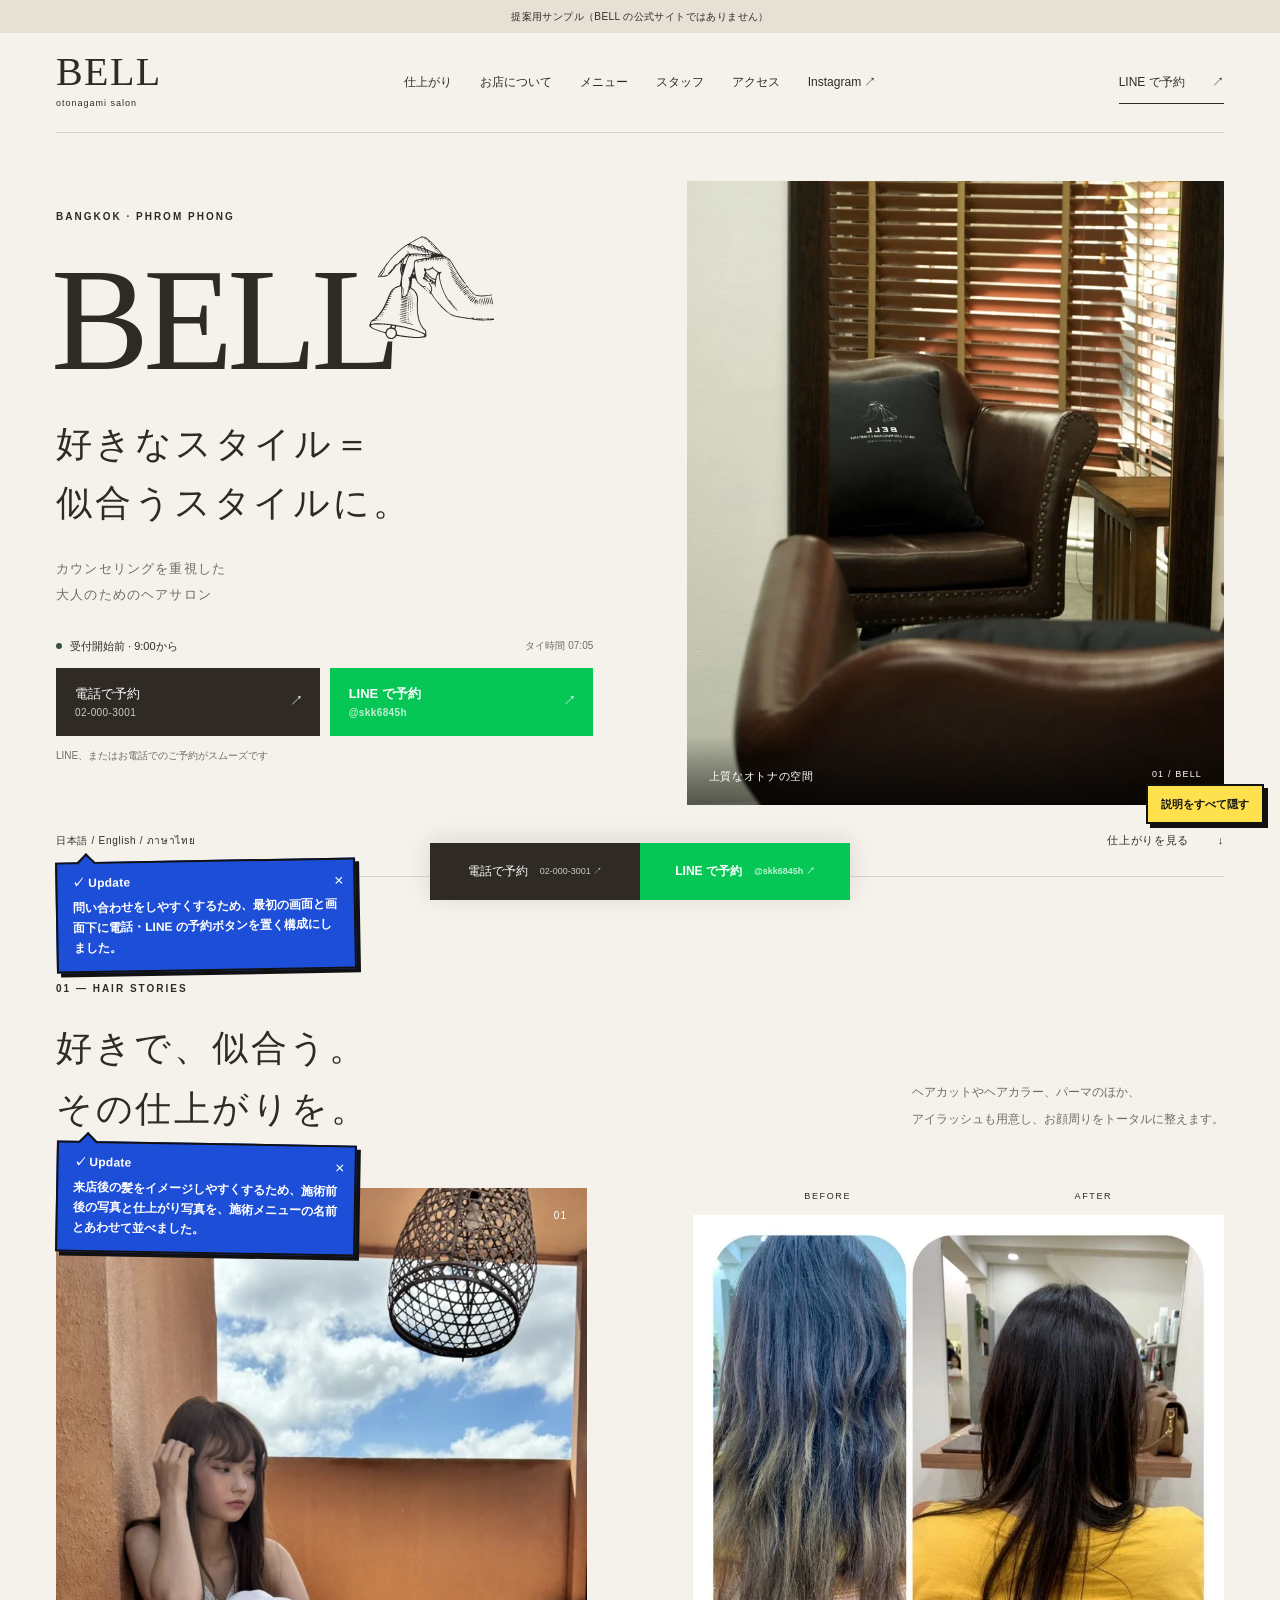
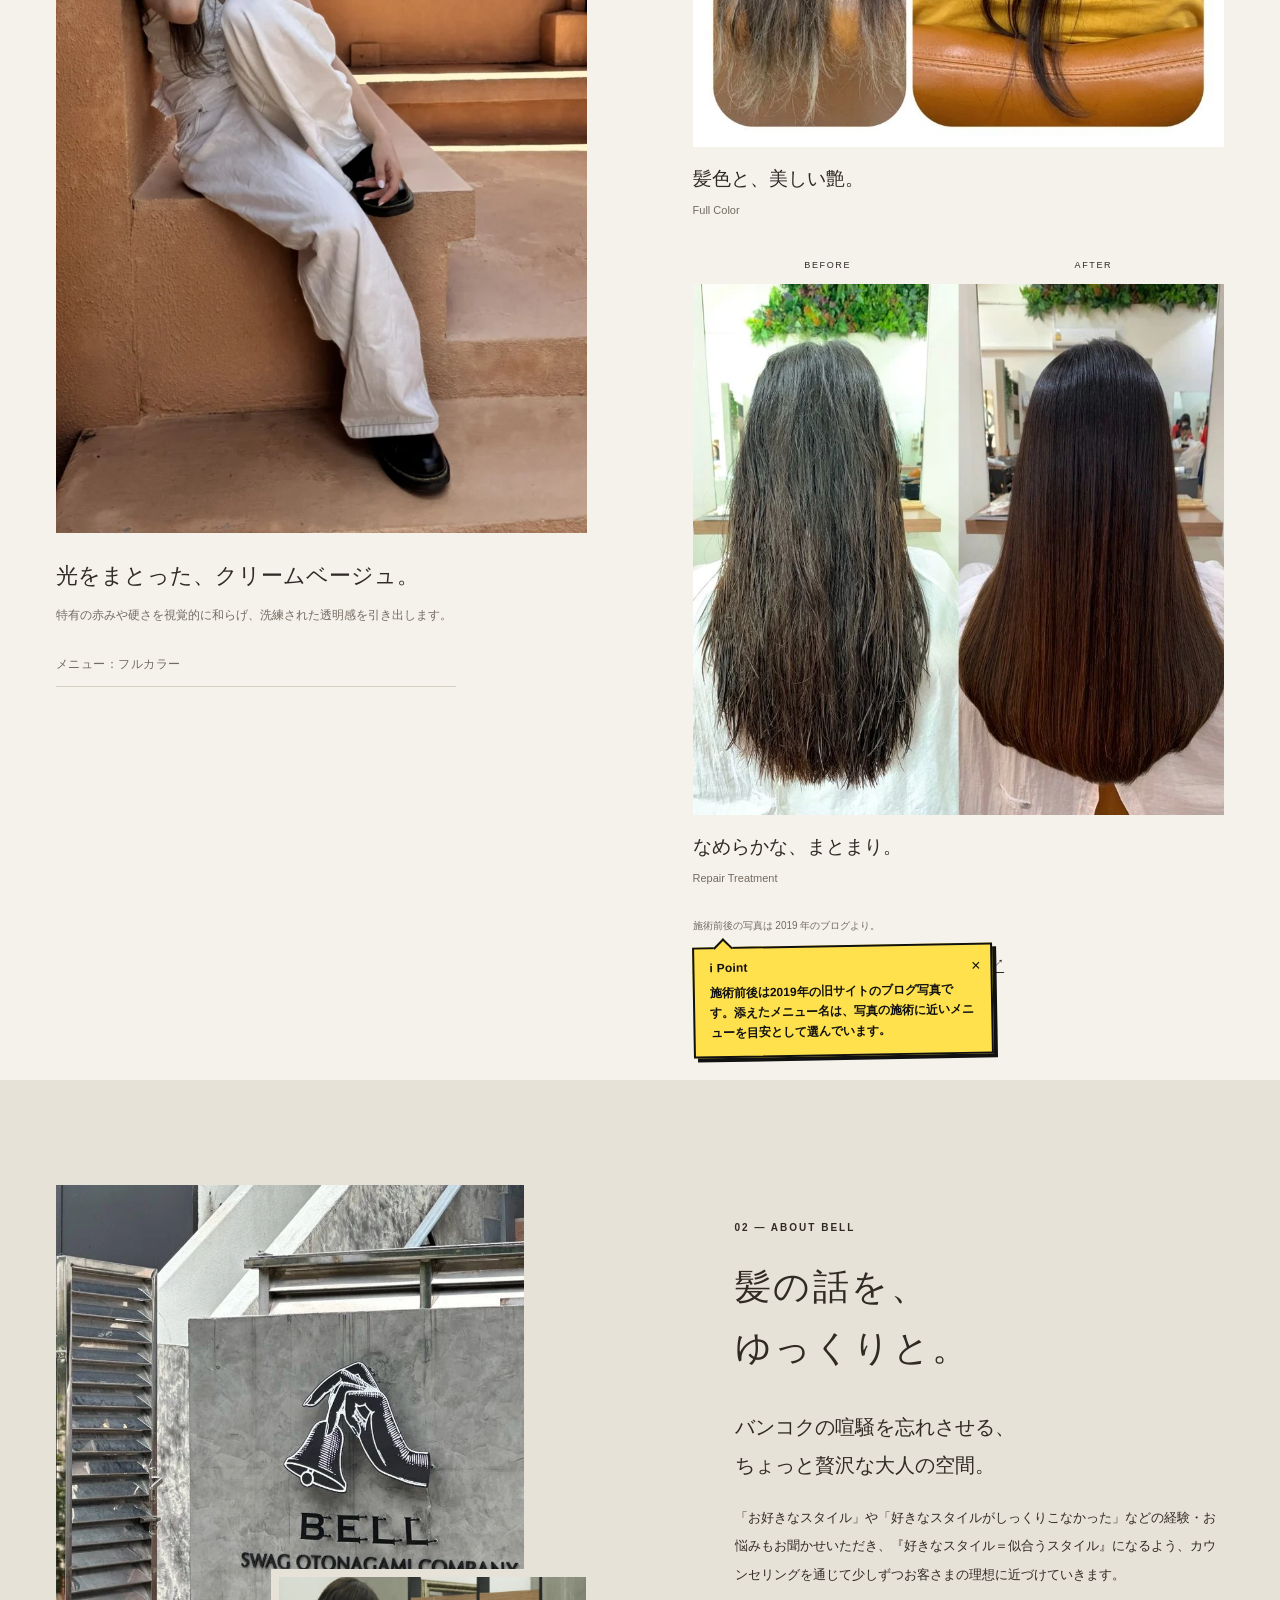
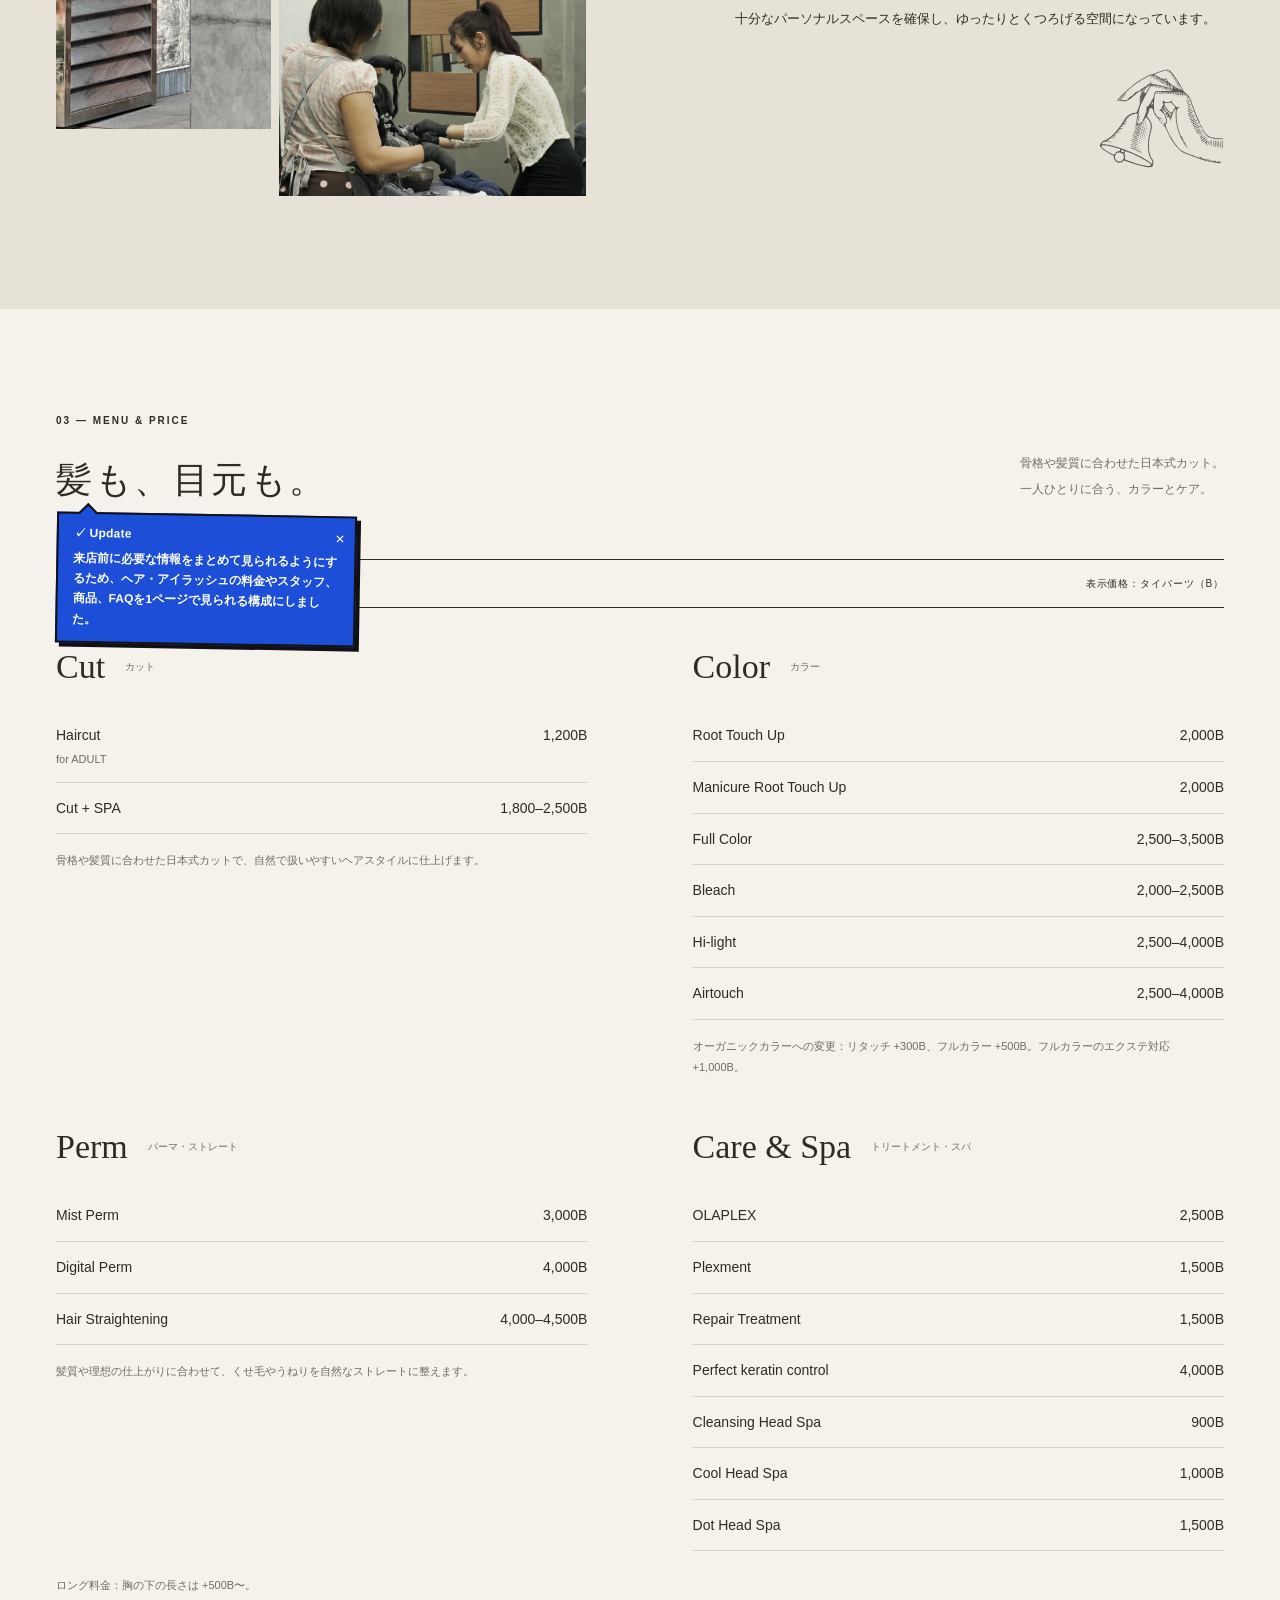
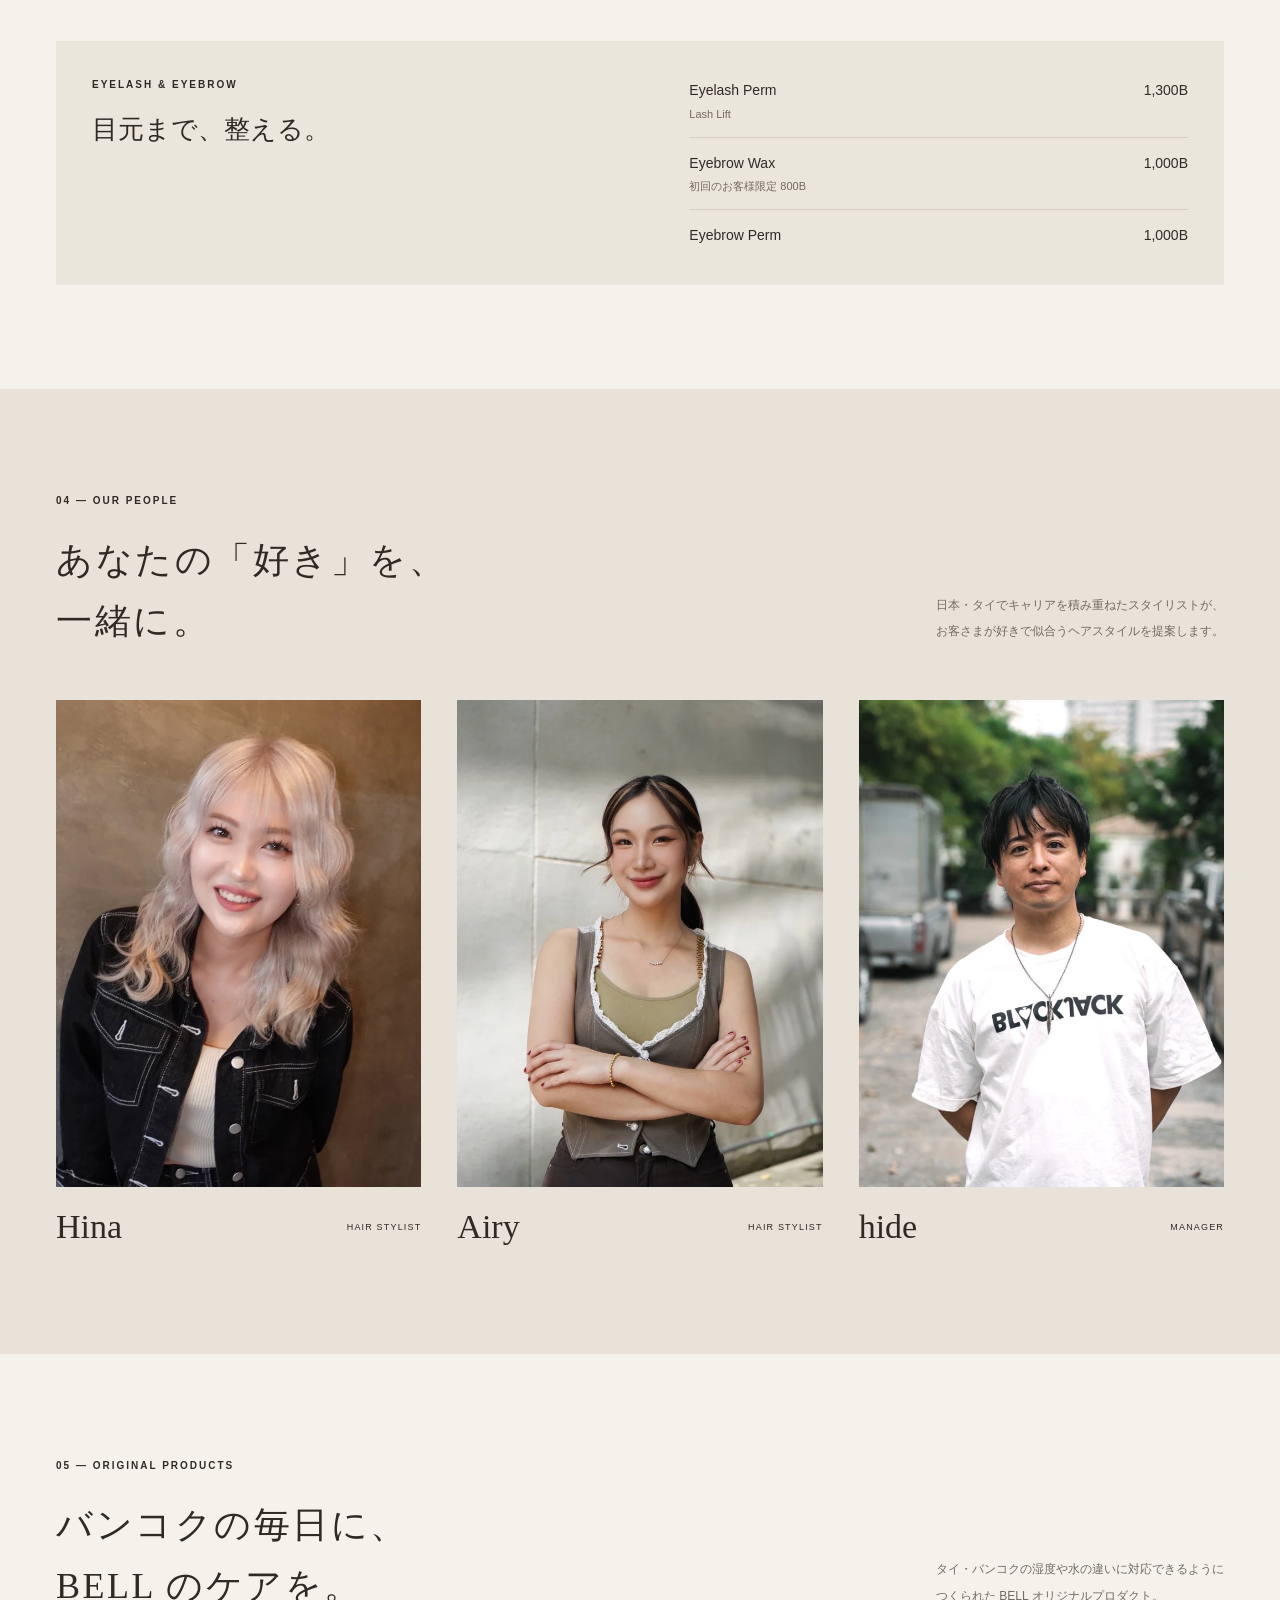
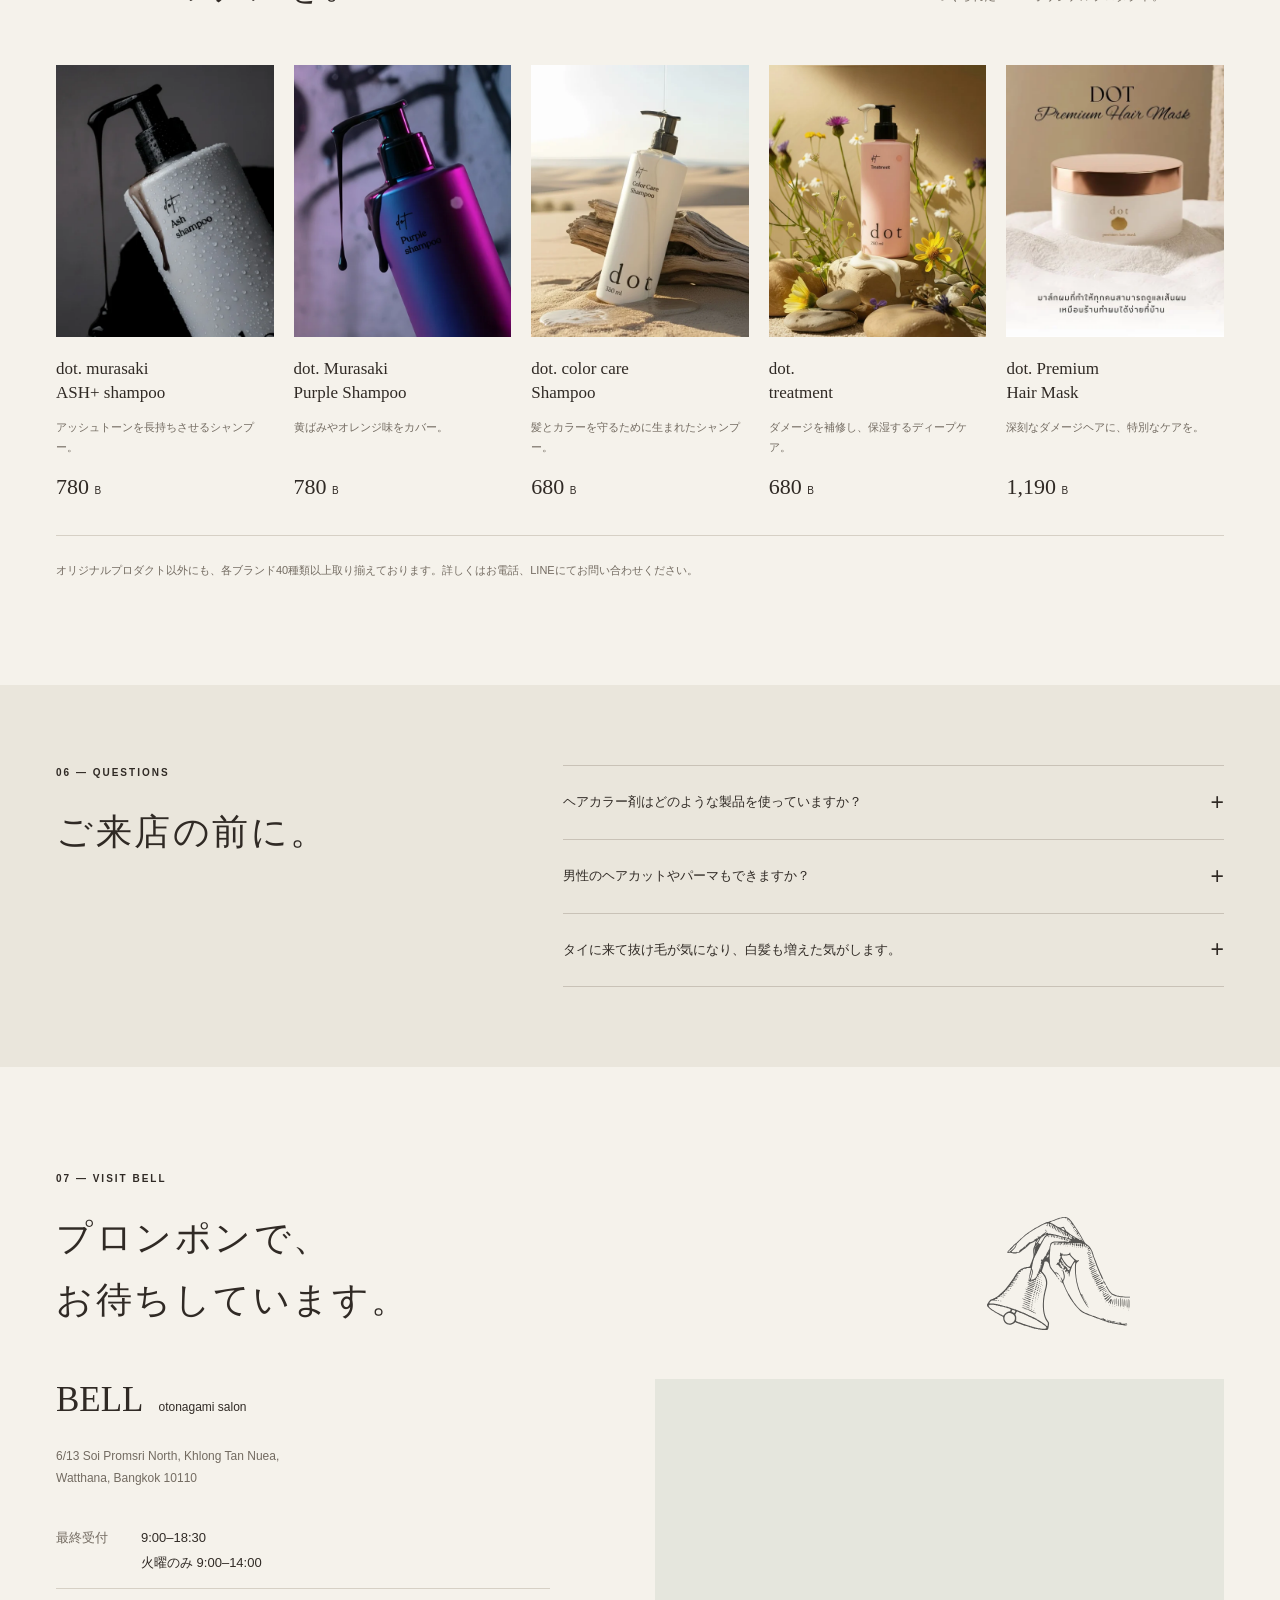
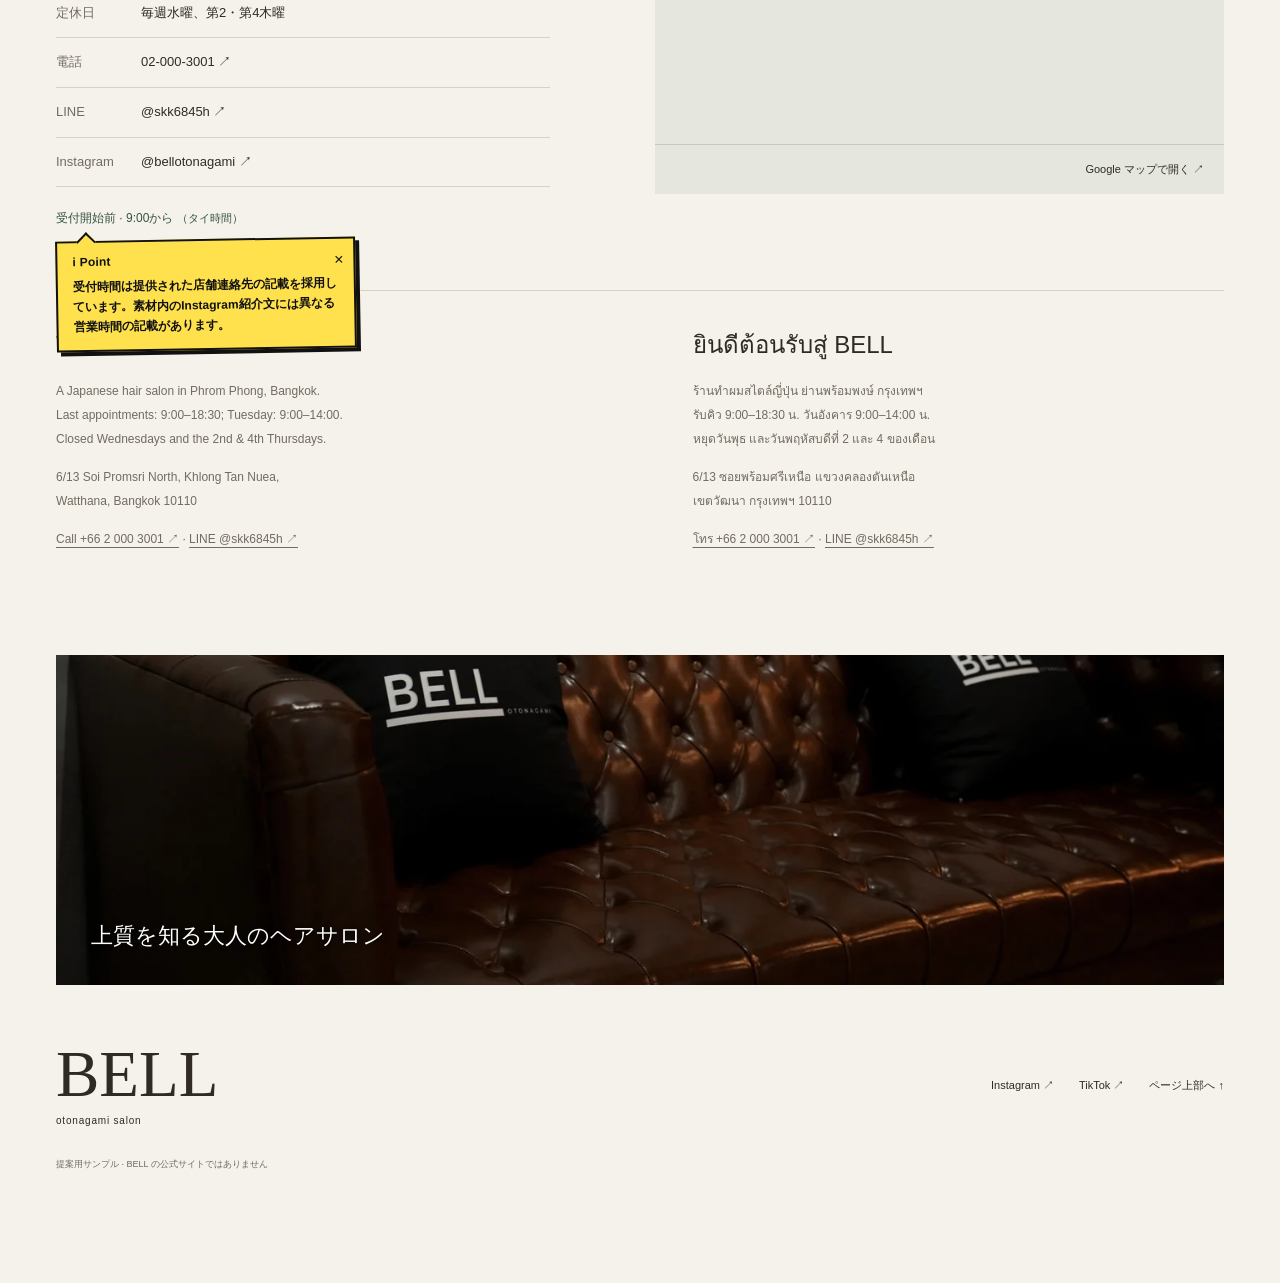
<file: codex/index.html>
<!doctype html>
<html lang="ja">
<head>
  <meta charset="utf-8">
  <meta name="viewport" content="width=device-width, initial-scale=1">
  <meta name="robots" content="noindex, nofollow">
  <meta name="description" content="バンコク・プロンポンの BELL otonagami salon。カウンセリングを重視した、大人のためのヘアサロン。店舗サイトの提案用サンプルです。">
  <title>BELL otonagami salon — 好きなスタイル＝似合うスタイルに</title>
  <link rel="icon" href="img/bell-hand.svg" type="image/svg+xml">
  <link rel="stylesheet" href="css/style.css">
  <script type="application/ld+json">
  {
    "@context": "https://schema.org", "@type": "HairSalon",
    "name": "BELL otonagami salon", "telephone": "+66-2-000-3001",
    "description": "カウンセリングを重視した大人のためのヘアサロン。毎週水曜、第2・第4木曜は定休日。記載時間は最終受付時間です。",
    "address": {"@type":"PostalAddress","streetAddress":"6/13 Soi Promsri North, Khlong Tan Nuea","addressLocality":"Watthana","addressRegion":"Bangkok","postalCode":"10110","addressCountry":"TH"},
    "currenciesAccepted": "THB", "knowsLanguage": ["ja", "en", "th"],
    "sameAs": ["https://instagram.com/bellotonagami", "https://www.tiktok.com/@bell.otonagami"],
    "hasMap": "https://www.google.com/maps?q=BELL+otonagami+salon+Bangkok"
  }
  </script>
  <script src="js/main.js" defer></script>
</head>
<body>
  <a class="skip" href="#main">本文へ移動</a>
  <div class="sample-banner">提案用サンプル（BELL の公式サイトではありません）</div>
  <header class="site-header wrap">
    <a class="wordmark" href="#top" aria-label="BELL ページの先頭へ">BELL<span>otonagami salon</span></a>
    <nav aria-label="メインナビゲーション">
      <a href="#works">仕上がり</a><a href="#about">お店について</a><a href="#menu">メニュー</a><a href="#staff">スタッフ</a><a href="#access">アクセス</a><a href="https://instagram.com/bellotonagami" target="_blank" rel="noopener noreferrer">Instagram ↗</a>
    </nav>
    <a class="header-book" href="https://line.me/R/ti/p/%40skk6845h" target="_blank" rel="noopener noreferrer">LINE で予約 <span aria-hidden="true">↗</span></a>
  </header>
  <main id="main">
    <section class="hero wrap" id="top" aria-labelledby="hero-title">
      <div class="hero-copy">
        <div class="eyebrow">BANGKOK · PHROM PHONG</div>
        <div class="hero-brand" aria-hidden="true">BELL<img src="img/bell-hand.svg" alt="" width="1901" height="1504"></div>
        <h1 id="hero-title">好きなスタイル＝<br>似合うスタイルに。</h1>
        <p class="hero-description">カウンセリングを重視した<br>大人のためのヘアサロン</p>
        <div class="reception"><span class="status-dot"></span><span data-status role="status">受付時間 9:00–18:30</span><span class="local-time" data-thai-time>タイ時間</span></div>
        <div class="booking-actions" id="hero-booking">
          <a class="button button-dark" href="tel:+6620003001"><span>電話で予約</span><small>02-000-3001</small><b aria-hidden="true">↗</b></a>
          <a class="button button-line" href="https://line.me/R/ti/p/%40skk6845h" target="_blank" rel="noopener noreferrer"><span>LINE で予約</span><small>@skk6845h</small><b aria-hidden="true">↗</b></a>
        </div>
        <p class="booking-help">LINE、またはお電話でのご予約がスムーズです</p>
      </div>
      <figure class="hero-photo"><img src="img/salon-chair.webp" alt="木製ブラインドから光が入る、BELL のゆったりとしたサロンチェア" width="775" height="900" fetchpriority="high"><figcaption>上質なオトナの空間 <span>01 / BELL</span></figcaption></figure>
      <div class="hero-foot"><span id="booking-note-anchor">日本語 / English / ภาษาไทย</span><a href="#works">仕上がりを見る <span aria-hidden="true">↓</span></a></div>
    </section>

    <section class="section wrap" id="works" aria-labelledby="works-title">
      <div class="section-heading"><div><p class="eyebrow">01 — HAIR STORIES</p><h2 id="works-title">好きで、似合う。<br>その仕上がりを。</h2></div><p>ヘアカットやヘアカラー、パーマのほか、<br class="desktop">アイラッシュも用意し、お顔周りをトータルに整えます。</p></div>
      <div class="works-grid">
        <article class="style-feature"><figure><img src="img/cream-beige.webp" alt="クリームベージュのヘアカラーの仕上がり" width="700" height="1244" loading="lazy"><figcaption><span>COLOR</span><span>01</span></figcaption></figure><h3>光をまとった、クリームベージュ。</h3><p>特有の赤みや硬さを視覚的に和らげ、洗練された透明感を引き出します。</p><p class="work-menu">メニュー：フルカラー</p></article>
        <div class="style-pairs">
          <article class="style-pair"><div class="photo-label"><span>BEFORE</span><span>AFTER</span></div><img src="img/color-2019.webp" alt="カラー施術例。左が施術前、右が施術後。2019年のブログ写真" width="800" height="800" loading="lazy"><div class="pair-caption"><div><h3>髪色と、美しい艶。</h3><span>Full Color</span></div></div></article>
          <article class="style-pair"><div class="photo-label"><span>BEFORE</span><span>AFTER</span></div><img src="img/treatment-2019.webp" alt="トリートメント施術例。左が施術前、右が施術後。2019年のブログ写真" width="800" height="800" loading="lazy"><div class="pair-caption"><div><h3>なめらかな、まとまり。</h3><span>Repair Treatment</span></div></div></article>
          <p class="source-caption" id="archive-note-anchor">施術前後の写真は 2019 年のブログより。</p>
          <p class="works-insta"><a href="https://instagram.com/bellotonagami" target="_blank" rel="noopener noreferrer">Instagram（@bellotonagami）で最新のスタイルを見る ↗</a></p>
        </div>
      </div>
    </section>

    <section class="about-section" id="about" aria-labelledby="about-title"><div class="wrap about-grid">
      <div class="about-photos"><img class="about-main" src="img/salon-entrance.webp" alt="鈴を鳴らす手のロゴが迎える BELL の入口" width="775" height="900" loading="lazy"><img class="about-detail" src="img/consultation.webp" alt="サロンでお客さまのお話を聞くカウンセリングの様子" width="870" height="620" loading="lazy"></div>
      <div class="about-copy"><p class="eyebrow">02 — ABOUT BELL</p><h2 id="about-title">髪の話を、<br>ゆっくりと。</h2><p class="lead">バンコクの喧騒を忘れさせる、<br>ちょっと贅沢な大人の空間。</p><p>「お好きなスタイル」や「好きなスタイルがしっくりこなかった」などの経験・お悩みもお聞かせいただき、『好きなスタイル＝似合うスタイル』になるよう、カウンセリングを通じて少しずつお客さまの理想に近づけていきます。</p><p>十分なパーソナルスペースを確保し、ゆったりとくつろげる空間になっています。</p><img class="about-hand" src="img/bell-hand.svg" alt="鈴を鳴らす手の線画" width="1901" height="1504"></div>
    </div></section>

    <section class="section wrap" id="menu" aria-labelledby="menu-title">
      <div class="section-heading"><div><p class="eyebrow">03 — MENU & PRICE</p><h2 id="menu-title">髪も、目元も。</h2></div><p>骨格や髪質に合わせた日本式カット。<br>一人ひとりに合う、カラーとケア。</p></div>
      <div class="menu-topline"><span>HAIR / EYELASH</span><span>表示価格：タイバーツ（B）</span></div>
      <div class="menu-grid" id="hair-menu">
        <div class="menu-group"><h3>Cut <span>カット</span></h3><dl><div><dt>Haircut <small>for ADULT</small></dt><dd>1,200B</dd></div><div><dt>Cut + SPA</dt><dd>1,800–2,500B</dd></div></dl><p>骨格や髪質に合わせた日本式カットで、自然で扱いやすいヘアスタイルに仕上げます。</p></div>
        <div class="menu-group"><h3>Color <span>カラー</span></h3><dl><div><dt>Root Touch Up</dt><dd>2,000B</dd></div><div><dt>Manicure Root Touch Up</dt><dd>2,000B</dd></div><div><dt>Full Color</dt><dd>2,500–3,500B</dd></div><div><dt>Bleach</dt><dd>2,000–2,500B</dd></div><div><dt>Hi-light</dt><dd>2,500–4,000B</dd></div><div><dt>Airtouch</dt><dd>2,500–4,000B</dd></div></dl><p>オーガニックカラーへの変更：リタッチ +300B、フルカラー +500B。フルカラーのエクステ対応 +1,000B。</p></div>
        <div class="menu-group"><h3>Perm <span>パーマ・ストレート</span></h3><dl><div><dt>Mist Perm</dt><dd>3,000B</dd></div><div><dt>Digital Perm</dt><dd>4,000B</dd></div><div><dt>Hair Straightening</dt><dd>4,000–4,500B</dd></div></dl><p>髪質や理想の仕上がりに合わせて、くせ毛やうねりを自然なストレートに整えます。</p></div>
        <div class="menu-group"><h3>Care & Spa <span>トリートメント・スパ</span></h3><dl><div><dt>OLAPLEX</dt><dd>2,500B</dd></div><div><dt>Plexment</dt><dd>1,500B</dd></div><div><dt>Repair Treatment</dt><dd>1,500B</dd></div><div><dt>Perfect keratin control</dt><dd>4,000B</dd></div><div><dt>Cleansing Head Spa</dt><dd>900B</dd></div><div><dt>Cool Head Spa</dt><dd>1,000B</dd></div><div><dt>Dot Head Spa</dt><dd>1,500B</dd></div></dl></div>
      </div>
      <p class="menu-footnote">ロング料金：胸の下の長さは +500B〜。</p>
      <div class="eyelash"><div><p class="eyebrow">EYELASH & EYEBROW</p><h3>目元まで、整える。</h3></div><dl><div><dt>Eyelash Perm <small>Lash Lift</small></dt><dd>1,300B</dd></div><div><dt>Eyebrow Wax <small>初回のお客様限定 800B</small></dt><dd>1,000B</dd></div><div><dt>Eyebrow Perm</dt><dd>1,000B</dd></div></dl></div>
    </section>

    <section class="section staff-section" id="staff" aria-labelledby="staff-title"><div class="wrap">
      <div class="section-heading"><div><p class="eyebrow">04 — OUR PEOPLE</p><h2 id="staff-title">あなたの「好き」を、<br>一緒に。</h2></div><p>日本・タイでキャリアを積み重ねたスタイリストが、<br class="desktop">お客さまが好きで似合うヘアスタイルを提案します。</p></div>
      <div class="staff-grid"><article><img src="img/hina.webp" alt="ヘアスタイリスト Hina" width="660" height="880" loading="lazy"><div><h3>Hina</h3><span>HAIR STYLIST</span></div></article><article><img src="img/airy.webp" alt="ヘアスタイリスト Airy" width="660" height="990" loading="lazy"><div><h3>Airy</h3><span>HAIR STYLIST</span></div></article><article><img src="img/hide.webp" alt="店長 hide" width="660" height="990" loading="lazy"><div><h3>hide</h3><span>MANAGER</span></div></article></div>
    </div></section>

    <section class="section wrap" id="products" aria-labelledby="products-title">
      <div class="section-heading"><div><p class="eyebrow">05 — ORIGINAL PRODUCTS</p><h2 id="products-title">バンコクの毎日に、<br>BELL のケアを。</h2></div><p>タイ・バンコクの湿度や水の違いに対応できるように<br class="desktop">つくられた BELL オリジナルプロダクト。</p></div>
      <div class="products-grid">
        <article><img src="img/ash-shampoo.webp" alt="dot. murasaki ASH+ shampoo" width="560" height="700" loading="lazy"><h3>dot. murasaki<br>ASH+ shampoo</h3><p>アッシュトーンを長持ちさせるシャンプー。</p><strong>780 <small>B</small></strong></article>
        <article><img src="img/purple-shampoo.webp" alt="dot. Murasaki Purple Shampoo" width="560" height="720" loading="lazy"><h3>dot. Murasaki<br>Purple Shampoo</h3><p>黄ばみやオレンジ味をカバー。</p><strong>780 <small>B</small></strong></article>
        <article><img src="img/color-shampoo.webp" alt="dot. color care Shampoo" width="560" height="700" loading="lazy"><h3>dot. color care<br>Shampoo</h3><p>髪とカラーを守るために生まれたシャンプー。</p><strong>680 <small>B</small></strong></article>
        <article><img src="img/treatment.webp" alt="dot. treatment" width="560" height="700" loading="lazy"><h3>dot.<br>treatment</h3><p>ダメージを補修し、保湿するディープケア。</p><strong>680 <small>B</small></strong></article>
        <article><img src="img/hair-mask.webp" alt="dot. Premium Hair Mask" width="560" height="560" loading="lazy"><h3>dot. Premium<br>Hair Mask</h3><p>深刻なダメージヘアに、特別なケアを。</p><strong>1,190 <small>B</small></strong></article>
      </div>
      <p class="product-footer">オリジナルプロダクト以外にも、各ブランド40種類以上取り揃えております。詳しくはお電話、LINEにてお問い合わせください。</p>
    </section>

    <section class="faq-section" id="faq" aria-labelledby="faq-title"><div class="wrap faq-grid"><div><p class="eyebrow">06 — QUESTIONS</p><h2 id="faq-title">ご来店の前に。</h2></div><div class="faq-list">
      <details><summary>ヘアカラー剤はどのような製品を使っていますか？<span aria-hidden="true">+</span></summary><p>日本ブランドの薬剤を使用しています。なるべくダメージが出ないような薬剤を選び、ダメージ・やりたいカラーに応じてオキシ濃度をコントロール。前処理で油膜を付ける、または逆に油膜を剥がすなど、お客さま1人1人に合う設定を心がけて調合しています。</p></details>
      <details><summary>男性のヘアカットやパーマもできますか？<span aria-hidden="true">+</span></summary><p>もちろん大歓迎です。男性のショートやミディアムスタイルはもちろん、朝の時間やゴルフ後でも簡単にスタイルがキマるデザインパーマや、スッキリしたい方へのフェードスタイルなど、ご希望のスタイルを提案いたします。</p></details>
      <details><summary>タイに来て抜け毛が気になり、白髪も増えた気がします。<span aria-hidden="true">+</span></summary><p>生活習慣や日頃のケアのアドバイスもいたします。ライフスタイルまたは環境が原因となっているのか、など頭髪診断をし、良い髪の毛が育つ環境づくりをお手伝いします。発毛、育毛などのお悩みも、お気軽にご相談ください。</p></details>
    </div></div></section>

    <section class="section wrap" id="access" aria-labelledby="access-title">
      <div class="section-heading"><div><p class="eyebrow">07 — VISIT BELL</p><h2 id="access-title">プロンポンで、<br>お待ちしています。</h2></div><img class="access-hand" src="img/bell-hand.svg" alt="" width="1901" height="1504"></div>
      <div class="access-grid"><div class="access-details"><h3>BELL <span>otonagami salon</span></h3><address>6/13 Soi Promsri North, Khlong Tan Nuea,<br>Watthana, Bangkok 10110</address><dl><div><dt>最終受付</dt><dd>9:00–18:30<br>火曜のみ 9:00–14:00</dd></div><div><dt>定休日</dt><dd>毎週水曜、第2・第4木曜</dd></div><div><dt>電話</dt><dd><a href="tel:+6620003001">02-000-3001 ↗</a></dd></div><div><dt>LINE</dt><dd><a href="https://line.me/R/ti/p/%40skk6845h" target="_blank" rel="noopener noreferrer">@skk6845h ↗</a></dd></div><div><dt>Instagram</dt><dd><a href="https://instagram.com/bellotonagami" target="_blank" rel="noopener noreferrer">@bellotonagami ↗</a></dd></div></dl><p class="access-status" id="hours-note-anchor"><span data-status>受付時間 9:00–18:30</span> <small>（タイ時間）</small></p></div>
        <div class="map-panel" id="map-panel"><iframe title="BELL otonagami salon の Google マップ" src="https://www.google.com/maps?q=BELL%20otonagami%20salon%206%2F13%20Soi%20Promsri%20North%20Bangkok&amp;output=embed" loading="lazy" referrerpolicy="no-referrer-when-downgrade" allowfullscreen></iframe><a class="map-link" href="https://www.google.com/maps?q=BELL+otonagami+salon+6%2F13+Soi+Promsri+North+Bangkok" target="_blank" rel="noopener noreferrer">Google マップで開く ↗</a></div>
      </div>
      <div class="language-summaries"><section lang="en"><h3>Welcome to BELL.</h3><p>A Japanese hair salon in Phrom Phong, Bangkok.<br>Last appointments: 9:00–18:30; Tuesday: 9:00–14:00.<br>Closed Wednesdays and the 2nd & 4th Thursdays.</p><p>6/13 Soi Promsri North, Khlong Tan Nuea,<br>Watthana, Bangkok 10110</p><p><a href="tel:+6620003001">Call +66 2 000 3001 ↗</a> · <a href="https://line.me/R/ti/p/%40skk6845h" target="_blank" rel="noopener noreferrer">LINE @skk6845h ↗</a></p></section><section lang="th"><h3>ยินดีต้อนรับสู่ BELL</h3><p>ร้านทำผมสไตล์ญี่ปุ่น ย่านพร้อมพงษ์ กรุงเทพฯ<br>รับคิว 9:00–18:30 น. วันอังคาร 9:00–14:00 น.<br>หยุดวันพุธ และวันพฤหัสบดีที่ 2 และ 4 ของเดือน</p><p>6/13 ซอยพร้อมศรีเหนือ แขวงคลองตันเหนือ<br>เขตวัฒนา กรุงเทพฯ 10110</p><p><a href="tel:+6620003001">โทร +66 2 000 3001 ↗</a> · <a href="https://line.me/R/ti/p/%40skk6845h" target="_blank" rel="noopener noreferrer">LINE @skk6845h ↗</a></p></section></div>
    </section>
    <div class="closing-image wrap"><img src="img/salon-lounge.webp" alt="BELL のレザーソファがある落ち着いたラウンジ" width="1400" height="978" loading="lazy"><p>上質を知る大人のヘアサロン</p></div>
  </main>
  <footer class="site-footer wrap"><div class="footer-brand">BELL<span>otonagami salon</span></div><div><a href="https://instagram.com/bellotonagami" target="_blank" rel="noopener noreferrer">Instagram ↗</a><a href="https://www.tiktok.com/@bell.otonagami" target="_blank" rel="noopener noreferrer">TikTok ↗</a><a href="#top">ページ上部へ ↑</a></div><small>提案用サンプル · BELL の公式サイトではありません</small></footer>
  <aside class="fixed-booking" aria-label="ご予約"><a href="tel:+6620003001">電話で予約 <span>02-000-3001 ↗</span></a><a class="fixed-line" href="https://line.me/R/ti/p/%40skk6845h" target="_blank" rel="noopener noreferrer">LINE で予約 <span>@skk6845h ↗</span></a></aside>
  <script src="js/notes.js" defer></script>
</body>
</html>
</file>
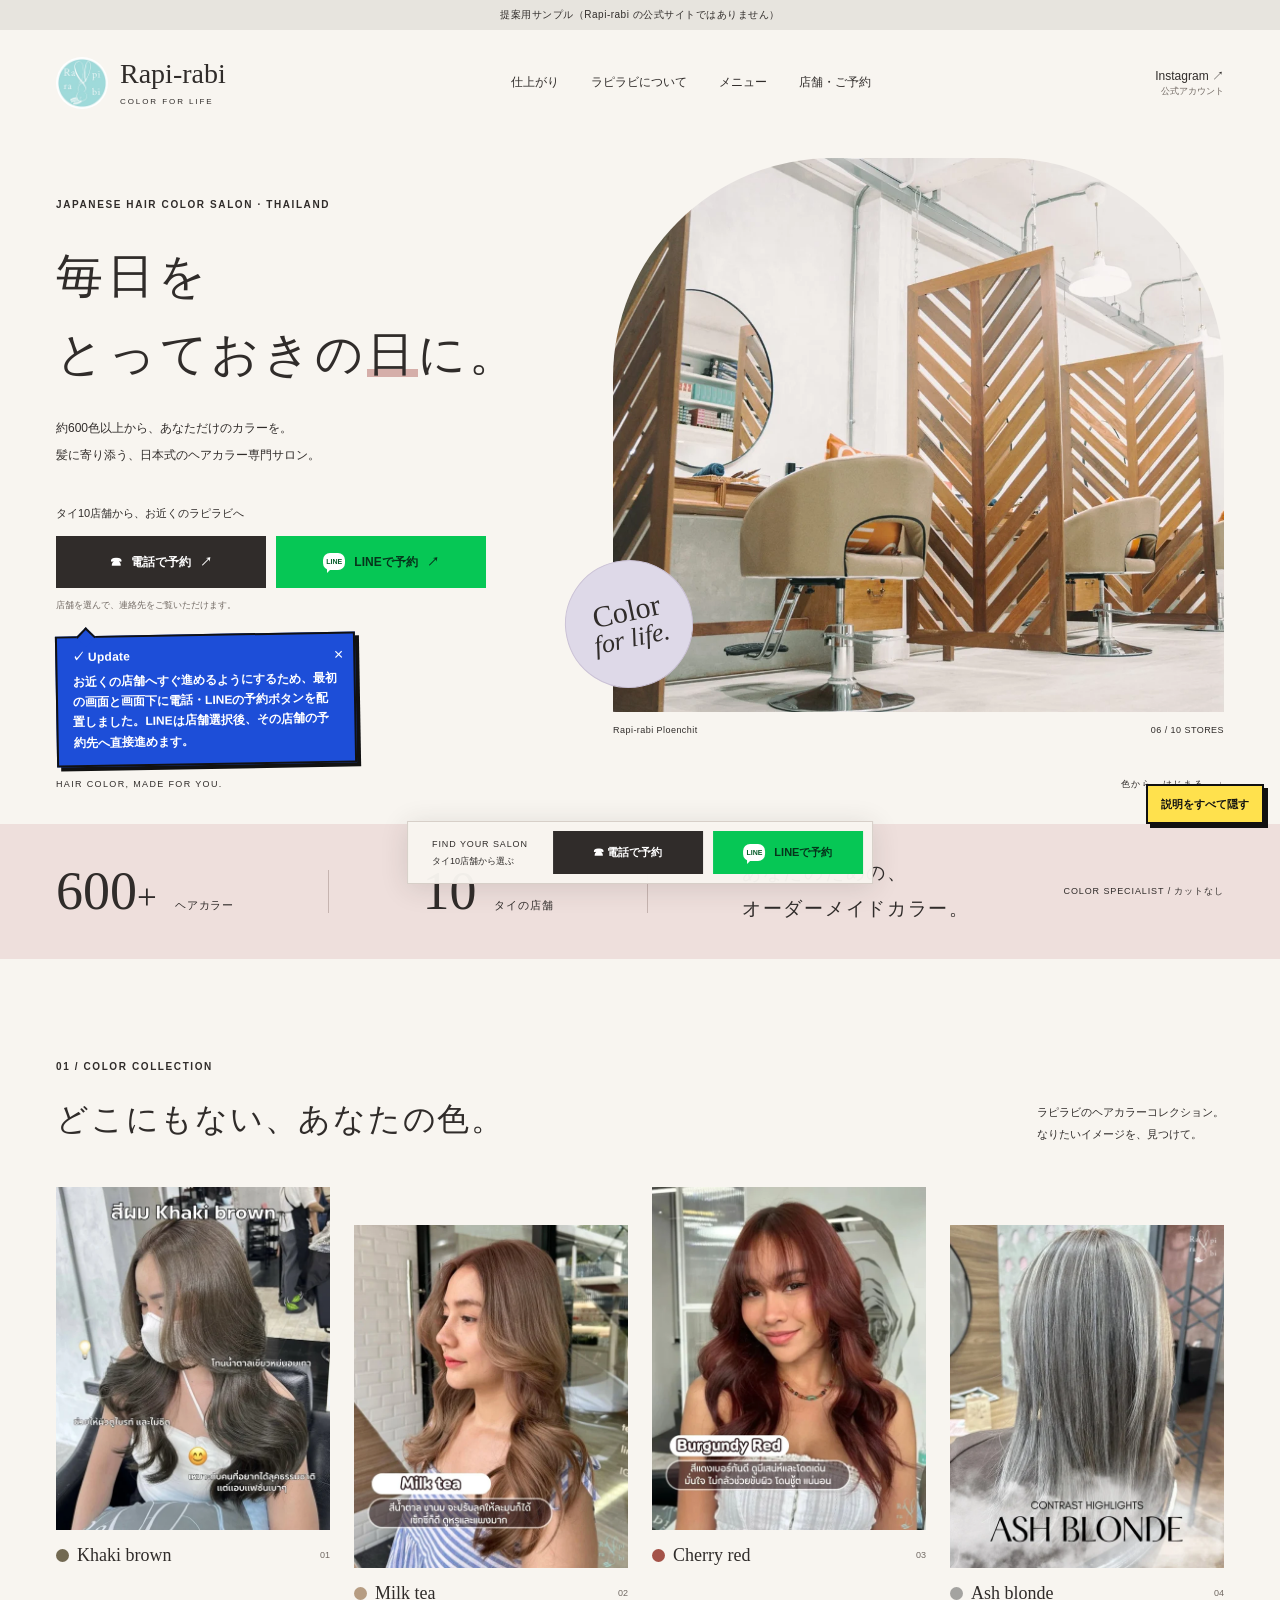
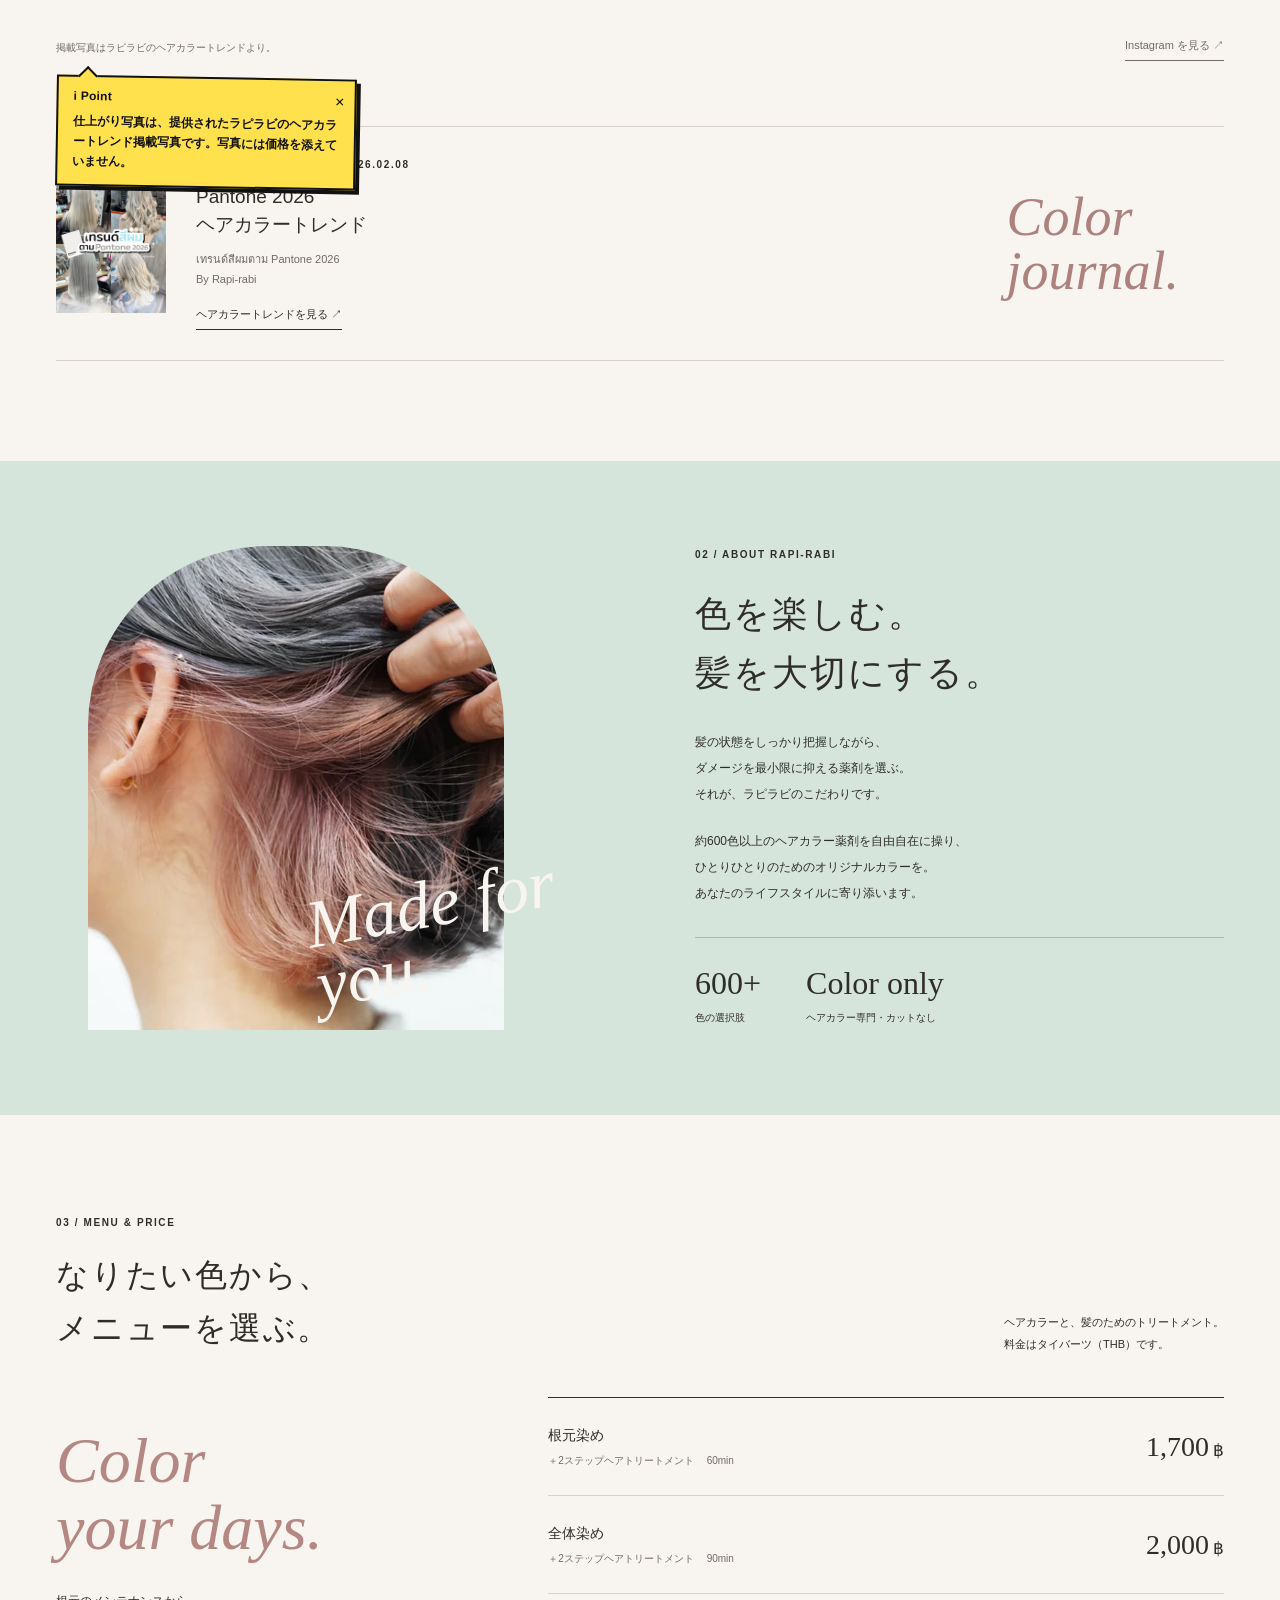
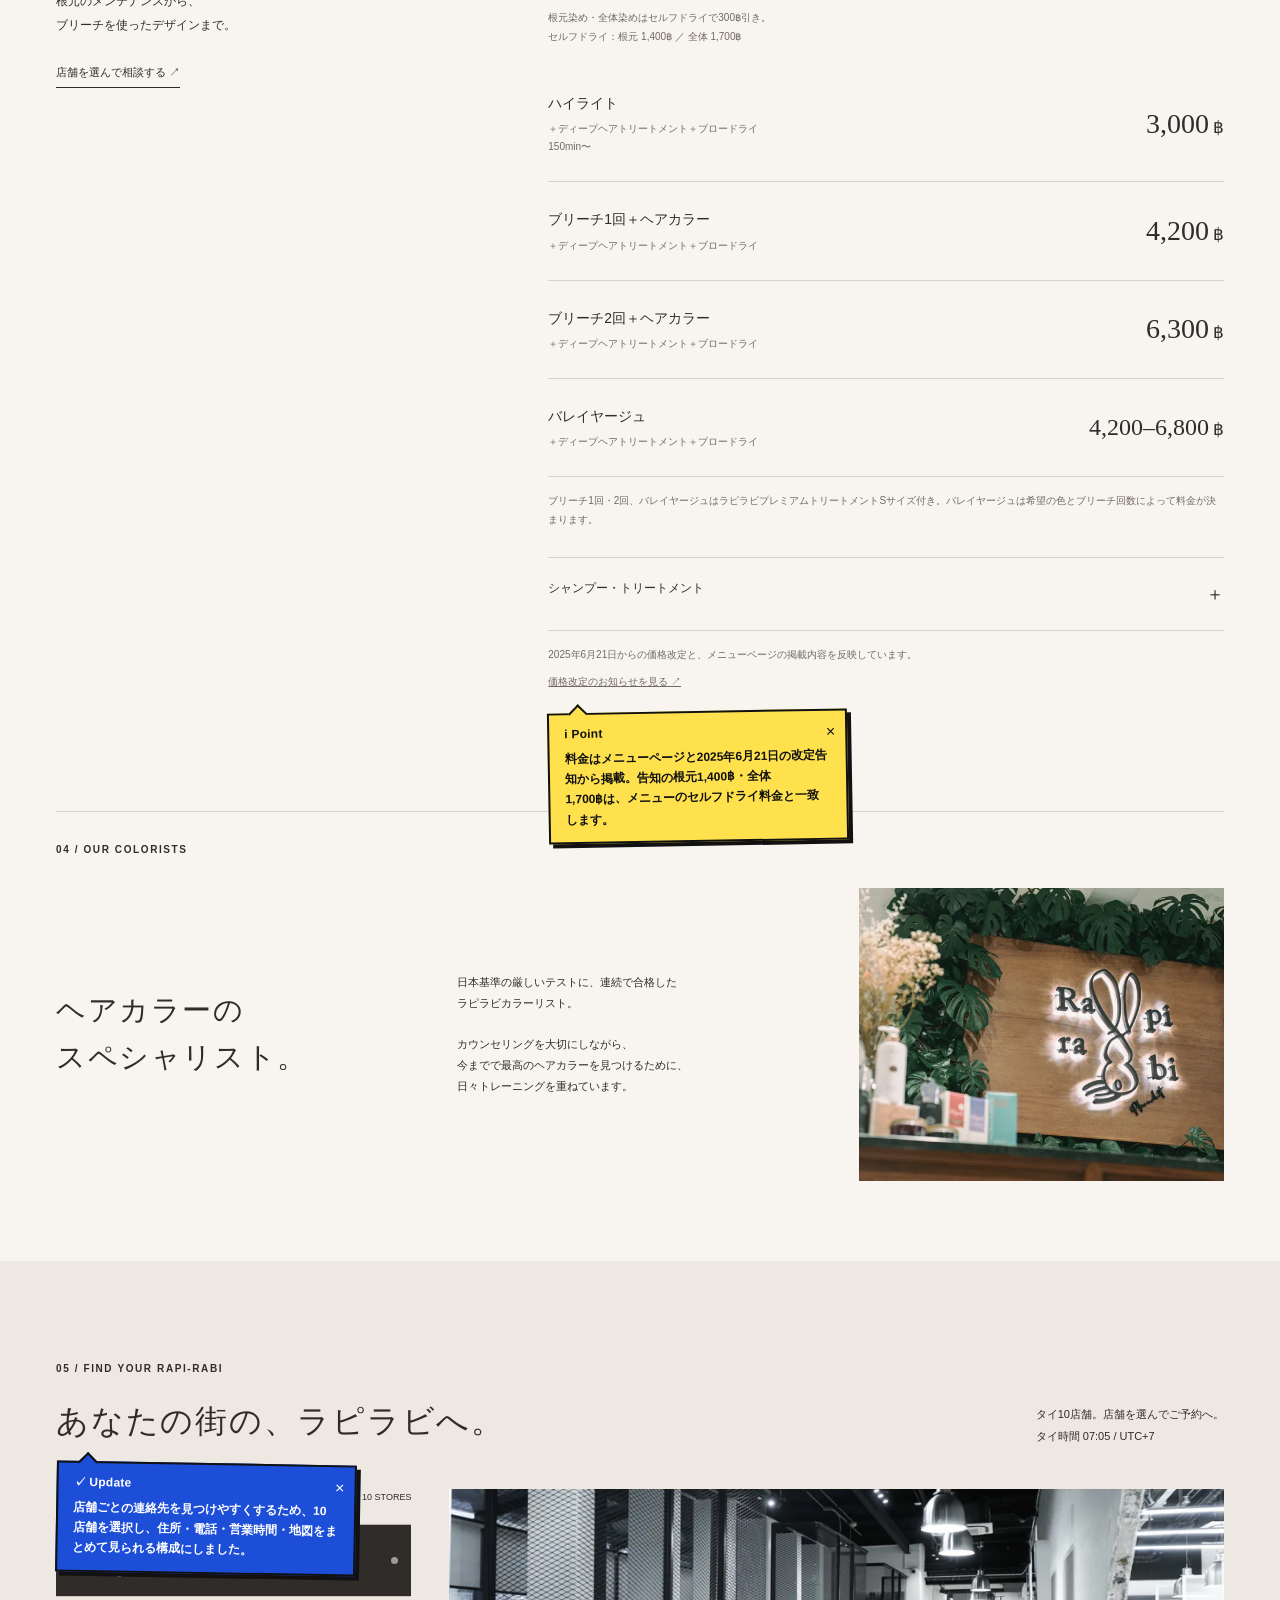
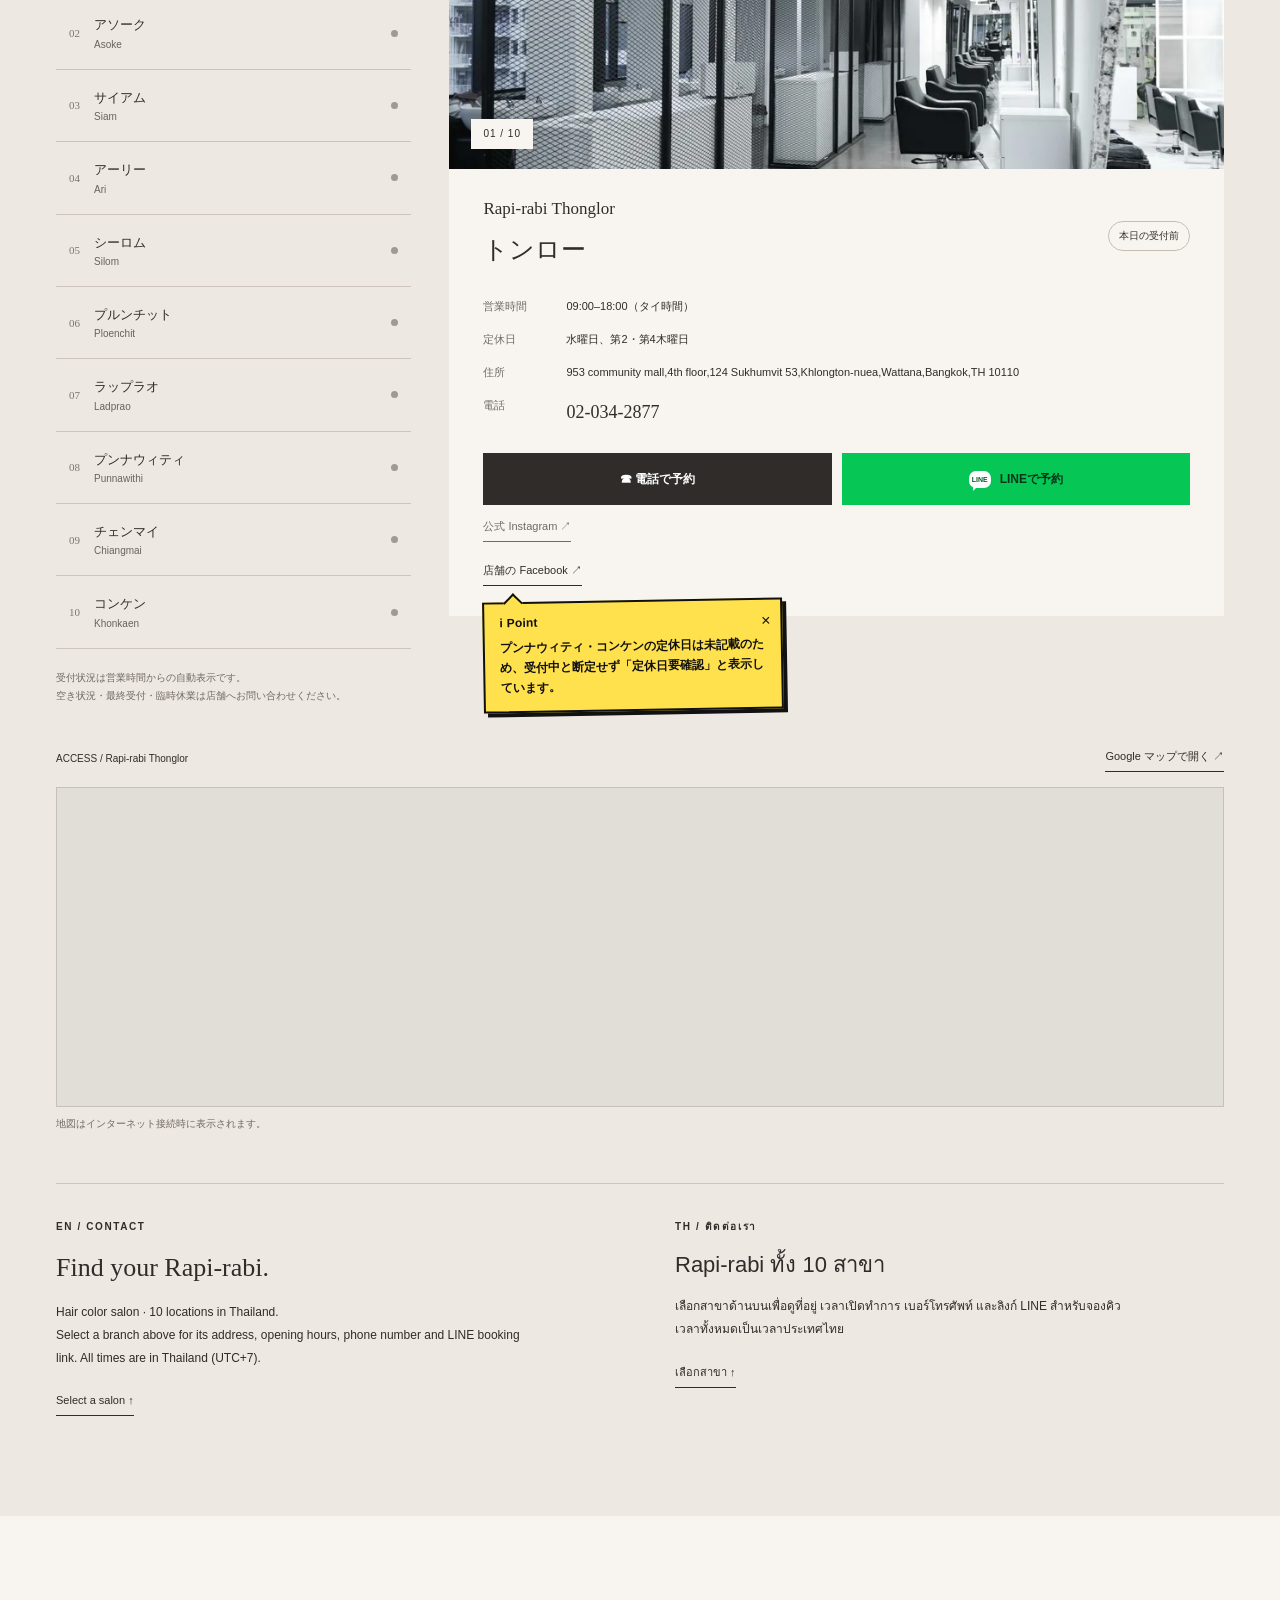
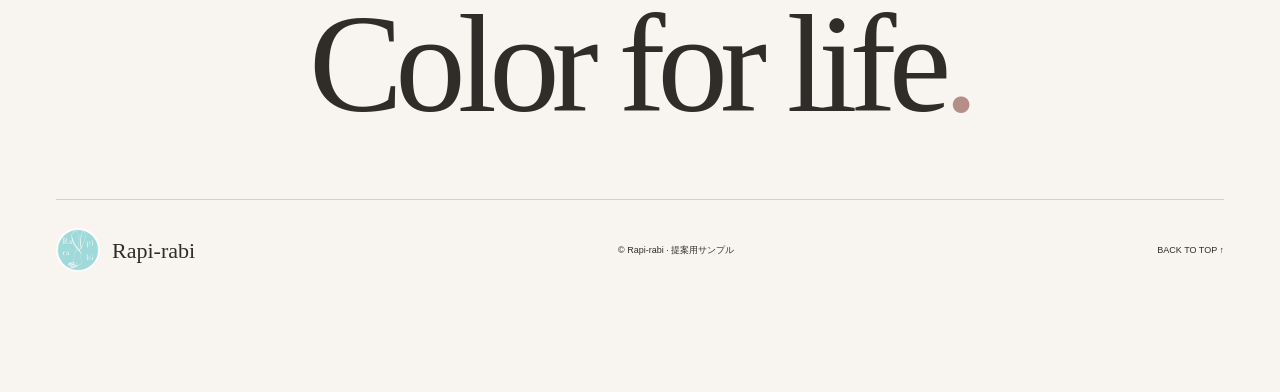
<file: rapirabi/index.html>
<!doctype html>
<html lang="ja">
<head>
<meta charset="utf-8">
<meta name="viewport" content="width=device-width, initial-scale=1">
<meta name="robots" content="noindex, nofollow">
<meta name="theme-color" content="#f8f5f0">
<meta name="description" content="毎日をとっておきの日に。タイ10店舗のヘアカラー専門サロン Rapi-rabi の提案用サンプル。カラー、料金、店舗情報をご覧いただけます。">
<title>Rapi-rabi — Color for life. | 提案用サンプル</title>
<link rel="icon" href="img/logo.webp">
<link rel="stylesheet" href="css/style.css">
<script src="js/stores.js" defer></script>
<script src="js/app.js" defer></script>
</head>
<body>
<a class="skip" href="#main">本文へスキップ</a>
<div class="sample-banner">提案用サンプル（Rapi-rabi の公式サイトではありません）</div>
<header class="header wrap">
<a href="#" class="brand" aria-label="Rapi-rabi トップ"><img src="img/logo.webp" alt="" width="52" height="52"><span>Rapi-rabi<small>COLOR FOR LIFE</small></span></a>
<nav aria-label="メインナビゲーション"><a href="#colors">仕上がり</a><a href="#about">ラピラビについて</a><a href="#menu">メニュー</a><a href="#stores">店舗・ご予約</a></nav>
<a class="instagram" href="https://www.instagram.com/rapirabicolor_official/" target="_blank" rel="noopener noreferrer" title="Rapi-rabi 公式 Instagram">Instagram ↗<small>公式アカウント</small></a>
</header>
<main id="main">
<section class="hero wrap" aria-labelledby="hero-title">
<div class="hero-copy"><p class="eyebrow">JAPANESE HAIR COLOR SALON · THAILAND</p><h1 id="hero-title">毎日を<br>とっておきの<span>日</span>に。</h1><p class="hero-description">約600色以上から、あなただけのカラーを。<br>髪に寄り添う、日本式のヘアカラー専門サロン。</p>
<div class="hero-booking" id="booking-anchor"><p class="booking-label">タイ10店舗から、お近くのラピラビへ</p><div class="actions"><a class="button dark" href="#stores" data-booking="phone"><span aria-hidden="true">☎</span> 電話で予約 <span aria-hidden="true">↗</span></a><a class="button line" href="#stores" data-booking="line"><span class="line-icon" aria-hidden="true">LINE</span> LINEで予約 <span aria-hidden="true">↗</span></a></div><small>店舗を選んで、連絡先をご覧いただけます。</small></div>
</div>
<figure class="hero-visual"><img src="img/hero.webp" alt="木の仕切りと大きな鏡が並ぶ、明るいプルンチット店の店内" width="1600" height="900" fetchpriority="high"><figcaption><span>Rapi-rabi Ploenchit</span><span>06 / 10 STORES</span></figcaption><div class="hero-seal" aria-hidden="true">Color<br><em>for life.</em></div></figure>
<div class="hero-bottom"><span>HAIR COLOR, MADE FOR YOU.</span><a href="#colors">色から、はじまる。 ↓</a></div>
</section>
<div class="brand-strip" aria-label="ラピラビの特徴"><span>600<span class="plus">+</span><small>ヘアカラー</small></span><i></i><span>10<small>タイの店舗</small></span><i></i><span class="strip-message">あなたのための、<br>オーダーメイドカラー。</span><span class="strip-tag">COLOR SPECIALIST / カットなし</span></div>
<section class="section wrap colors" id="colors" aria-labelledby="colors-title">
<div class="section-heading"><div><p class="eyebrow">01 / COLOR COLLECTION</p><h2 id="colors-title">どこにもない、<br class="mobile-only">あなたの色。</h2></div><p>ラピラビのヘアカラーコレクション。<br>なりたいイメージを、見つけて。</p></div>
<div class="color-grid">
<figure><img src="img/khaki.webp" width="560" height="699" alt="カーキブラウンのロングヘアの施術例" loading="lazy"><figcaption><span class="swatch khaki"></span><h3>Khaki brown</h3><span>01</span></figcaption></figure>
<figure><img src="img/milk-tea.webp" width="560" height="700" alt="ミルクティーカラーの施術例" loading="lazy"><figcaption><span class="swatch milk"></span><h3>Milk tea</h3><span>02</span></figcaption></figure>
<figure><img src="img/cherry.webp" width="560" height="700" alt="チェリーレッドの施術例" loading="lazy"><figcaption><span class="swatch cherry"></span><h3>Cherry red</h3><span>03</span></figcaption></figure>
<figure><img src="img/ash.webp" width="560" height="700" alt="アッシュブロンドの施術例" loading="lazy"><figcaption><span class="swatch ash"></span><h3>Ash blonde</h3><span>04</span></figcaption></figure>
</div>
<div class="collection-foot"><p id="collection-source">掲載写真はラピラビのヘアカラートレンドより。</p><a class="text-link" href="https://www.instagram.com/rapirabicolor_official/" target="_blank" rel="noopener noreferrer">Instagram を見る ↗</a></div>
<article class="trend"><img src="img/trends.webp" alt="Pantone 2026 をテーマにしたヘアカラートレンド" width="480" height="600" loading="lazy"><div><p class="eyebrow">HAIR COLOR TRENDS / 2026.02.08</p><h3>Pantone 2026<br>ヘアカラートレンド</h3><p lang="th">เทรนด์สีผมตาม Pantone 2026<br>By Rapi-rabi</p><a class="text-link" href="https://rapirabicolor.com/ja/hair-color-trends/" target="_blank" rel="noopener noreferrer">ヘアカラートレンドを見る ↗</a></div><span class="trend-word" aria-hidden="true">Color<br>journal.</span></article>
</section>
<section class="about" id="about" aria-labelledby="about-title"><div class="wrap about-grid"><div class="about-visual"><img src="img/about.webp" alt="髪を分けて見せる、ラピラビのヘアカラーデザイン" width="600" height="698" loading="lazy"><span aria-hidden="true">Made for<br><em>you.</em></span></div><div class="about-copy"><p class="eyebrow">02 / ABOUT RAPI-RABI</p><h2 id="about-title">色を楽しむ。<br>髪を大切にする。</h2><p>髪の状態をしっかり把握しながら、<br>ダメージを最小限に抑える薬剤を選ぶ。<br>それが、ラピラビのこだわりです。</p><p>約600色以上のヘアカラー薬剤を自由自在に操り、<br>ひとりひとりのためのオリジナルカラーを。<br>あなたのライフスタイルに寄り添います。</p><div class="about-facts"><div><strong>600+</strong><span>色の選択肢</span></div><div><strong>Color only</strong><span>ヘアカラー専門・カットなし</span></div></div></div></div></section>
<section class="section wrap menu" id="menu" aria-labelledby="menu-title"><div class="section-heading"><div><p class="eyebrow">03 / MENU & PRICE</p><h2 id="menu-title">なりたい色から、<br>メニューを選ぶ。</h2></div><p>ヘアカラーと、髪のためのトリートメント。<br>料金はタイバーツ（THB）です。</p></div>
<div class="menu-layout"><div class="menu-intro"><span class="serif">Color<br>your days.</span><p>根元のメンテナンスから、<br>ブリーチを使ったデザインまで。</p><a class="text-link" href="#stores">店舗を選んで相談する ↗</a></div><div class="menu-list">
<div class="menu-row"><div><h3>根元染め</h3><p>＋2ステップヘアトリートメント <span>60min</span></p></div><strong>1,700<small>฿</small></strong></div>
<div class="menu-row"><div><h3>全体染め</h3><p>＋2ステップヘアトリートメント <span>90min</span></p></div><strong>2,000<small>฿</small></strong></div>
<p class="price-note">根元染め・全体染めはセルフドライで300฿引き。<br>セルフドライ：根元 1,400฿ ／ 全体 1,700฿</p>
<div class="menu-row"><div><h3>ハイライト</h3><p>＋ディープヘアトリートメント＋ブロードライ<br>150min〜</p></div><strong>3,000<small>฿</small></strong></div>
<div class="menu-row"><div><h3>ブリーチ1回＋ヘアカラー</h3><p>＋ディープヘアトリートメント＋ブロードライ</p></div><strong>4,200<small>฿</small></strong></div>
<div class="menu-row"><div><h3>ブリーチ2回＋ヘアカラー</h3><p>＋ディープヘアトリートメント＋ブロードライ</p></div><strong>6,300<small>฿</small></strong></div>
<div class="menu-row"><div><h3>バレイヤージュ</h3><p>＋ディープヘアトリートメント＋ブロードライ</p></div><strong class="range-price">4,200–6,800<small>฿</small></strong></div>
<p class="price-note">ブリーチ1回・2回、バレイヤージュはラピラビプレミアムトリートメントSサイズ付き。バレイヤージュは希望の色とブリーチ回数によって料金が決まります。</p>
<details><summary>シャンプー・トリートメント <span>＋</span></summary><div class="other-row"><span>シャンプー＋ディープヘアトリートメント＋ブロードライ</span><b>1,000฿</b></div><div class="other-row"><span>シャンプー＋ブロードライ</span><b>400฿</b></div><div class="other-row"><span>シャンプー＋ディープヘアトリートメント（セルフドライ）</span><b>700฿</b></div></details>
<p class="price-note" id="price-source">2025年6月21日からの価格改定と、メニューページの掲載内容を反映しています。<a href="img/prices.webp" target="_blank">価格改定のお知らせを見る ↗</a></p>
</div></div></section>
<section class="colorists wrap" id="colorists"><p class="eyebrow">04 / OUR COLORISTS</p><div><h2>ヘアカラーの<br>スペシャリスト。</h2><p>日本基準の厳しいテストに、連続で合格した<br>ラピラビカラーリスト。<br><br>カウンセリングを大切にしながら、<br>今までで最高のヘアカラーを見つけるために、<br>日々トレーニングを重ねています。</p><img src="img/salon-detail.webp" width="900" height="506" alt="Rapi-rabi のロゴが飾られたプルンチット店の受付" loading="lazy"></div></section>
<section class="section stores" id="stores" aria-labelledby="stores-title"><div class="wrap"><div class="section-heading"><div><p class="eyebrow">05 / FIND YOUR RAPI-RABI</p><h2 id="stores-title" tabindex="-1">あなたの街の、ラピラビへ。</h2></div><p>タイ10店舗。店舗を選んでご予約へ。<br><span id="thai-clock">営業時間はタイ時間（UTC+7）</span></p></div>
<div class="store-layout"><div class="store-picker"><p class="picker-label">店舗を選ぶ <span>10 STORES</span></p><div id="store-buttons" aria-label="店舗一覧"></div><p class="store-help">受付状況は営業時間からの自動表示です。<br>空き状況・最終受付・臨時休業は店舗へお問い合わせください。</p></div>
<article class="store-detail" id="store-detail"><div class="store-photo"><img id="store-image" src="img/store-thonglor.webp" alt="トンロー店の店内" width="900" height="600" loading="lazy"><span class="store-number" id="store-number">01 / 10</span></div><div class="store-info"><div class="store-name"><div><p id="store-en">Rapi-rabi Thonglor</p><h3 id="store-name">トンロー</h3></div><span id="store-status" class="status" aria-live="polite">営業時間を確認中</span></div><dl><dt>営業時間</dt><dd id="store-hours">09:00–18:00（タイ時間）</dd><dt>定休日</dt><dd id="store-closed">水曜日、第2・第4木曜日</dd><dt>住所</dt><dd id="store-address">953 community mall,4th floor,124 Sukhumvit 53,Khlongton-nuea,Wattana,Bangkok,TH 10110</dd><dt>電話</dt><dd><a id="store-phone" href="tel:+6620342877">02-034-2877</a></dd></dl><div class="actions store-actions"><a class="button dark" id="store-call" href="tel:+6620342877">☎ 電話で予約</a><a class="button line" id="store-line" href="https://lin.ee/3SZMFL3" target="_blank" rel="noopener noreferrer" aria-label="トンロー店のLINEで予約"><span class="line-icon" aria-hidden="true">LINE</span> LINEで予約</a></div><p class="contact-note"><a class="text-link" href="https://www.instagram.com/rapirabicolor_official/" target="_blank" rel="noopener noreferrer">公式 Instagram ↗</a></p><a class="text-link" id="store-facebook" href="https://www.facebook.com/rapirabi.thonglor" target="_blank" rel="noopener noreferrer">店舗の Facebook ↗</a></div></article></div>
<div class="map-heading"><p id="map-caption">ACCESS / Rapi-rabi Thonglor</p><a class="text-link" id="map-link" href="https://www.google.com/maps?q=13.731595,100.578427" target="_blank" rel="noopener noreferrer">Google マップで開く ↗</a></div>
<div class="map-wrap"><iframe id="store-map" title="Rapi-rabi Thonglor の Google マップ" src="https://www.google.com/maps?q=13.731595,100.578427&amp;z=17&amp;output=embed" loading="eager" referrerpolicy="no-referrer-when-downgrade" allowfullscreen></iframe></div><p class="map-note">地図はインターネット接続時に表示されます。</p>
<noscript><p>店舗の切り替えと受付状況の表示には JavaScript が必要です。</p></noscript>
<div class="international"><div lang="en"><p class="eyebrow">EN / CONTACT</p><h3>Find your Rapi-rabi.</h3><p>Hair color salon · 10 locations in Thailand.<br>Select a branch above for its address, opening hours, phone number and LINE booking link. All times are in Thailand (UTC+7).</p><a class="text-link" href="#store-buttons">Select a salon ↑</a></div><div lang="th"><p class="eyebrow">TH / ติดต่อเรา</p><h3>Rapi-rabi ทั้ง 10 สาขา</h3><p>เลือกสาขาด้านบนเพื่อดูที่อยู่ เวลาเปิดทำการ เบอร์โทรศัพท์ และลิงก์ LINE สำหรับจองคิว เวลาทั้งหมดเป็นเวลาประเทศไทย</p><a class="text-link" href="#store-buttons">เลือกสาขา ↑</a></div></div>
</div></section>
</main>
<footer class="wrap footer"><div class="footer-word">Color for life<span>.</span></div><div class="footer-bottom"><a href="#" class="brand"><img src="img/logo.webp" alt="" width="44" height="44"><span>Rapi-rabi</span></a><span>© Rapi-rabi · 提案用サンプル</span><a href="#main">BACK TO TOP ↑</a></div></footer>
<div class="booking-dock" aria-label="予約へのショートカット"><span>FIND YOUR SALON<small>タイ10店舗から選ぶ</small></span><a class="button dark" href="#stores" data-booking="phone">☎ 電話で予約</a><a class="button line" href="#stores" data-booking="line"><span class="line-icon" aria-hidden="true">LINE</span> LINEで予約</a></div>
<script type="application/ld+json" id="salon-schema">{"@context": "https://schema.org", "@graph": [{"@type": "HairSalon", "@id": "#store-thonglor", "name": "Rapi-rabi Thonglor", "telephone": "+6620342877", "address": "953 community mall,4th floor,124 Sukhumvit 53,Khlongton-nuea,Wattana,Bangkok,TH 10110", "description": "ヘアカラー専門（カットなし）。営業時間 09:00–18:00。定休日：水曜日、第2・第4木曜日。", "sameAs": ["https://www.facebook.com/rapirabi.thonglor", "https://lin.ee/3SZMFL3", "https://www.instagram.com/rapirabicolor_official/"], "geo": {"@type": "GeoCoordinates", "latitude": 13.731595, "longitude": 100.578427}}, {"@type": "HairSalon", "@id": "#store-asoke", "name": "Rapi-rabi Asoke", "telephone": "+6620068080", "address": "235/10 Green Connect Sukhumvit 31(Soi Sawasdee), Khlong Toey Nuea, Wattana, Bangkok, TH 10110", "description": "ヘアカラー専門（カットなし）。営業時間 10:00–19:00。定休日：水曜日、第2・第4木曜日。", "sameAs": ["https://www.facebook.com/rapirabi.color31", "https://lin.ee/jR5P8Oo", "https://www.instagram.com/rapirabicolor_official/"], "geo": {"@type": "GeoCoordinates", "latitude": 13.742556, "longitude": 100.567656}}, {"@type": "HairSalon", "@id": "#store-siam", "name": "Rapi-rabi Siam", "telephone": "+6620465540", "address": "3rd floor,240/1 Siam Square Soi 2*ขึ้นบันไดฝั่งลิโด้ ,Pathum Wan, Bangkok 10330", "description": "ヘアカラー専門（カットなし）。営業時間 11:00–20:00。定休日：水曜日、第2・第4木曜日。", "sameAs": ["https://www.facebook.com/rapirabi.siam", "https://lin.ee/9sjfXY3", "https://www.instagram.com/rapirabicolor_official/"], "geo": {"@type": "GeoCoordinates", "latitude": 13.745026, "longitude": 100.532143}}, {"@type": "HairSalon", "@id": "#store-ari", "name": "Rapi-rabi Ari", "telephone": "+6620005077", "address": "3rd floor 5/4 Phahon Yothin 5, Samsen Nai, Phaya Thai, Bangkok, Thailand 10400", "description": "ヘアカラー専門（カットなし）。営業時間 10:00–19:00。定休日：水曜日、第2・第4木曜日。", "sameAs": ["https://www.facebook.com/rapirabi.ari", "https://lin.ee/YPVABBi", "https://www.instagram.com/rapirabicolor_official/"], "geo": {"@type": "GeoCoordinates", "latitude": 13.780887, "longitude": 100.544625}}, {"@type": "HairSalon", "@id": "#store-silom", "name": "Rapi-rabi Silom", "telephone": "+6620753388", "address": "35 Soi Phipat 2 Silom, Bangrak, Bangkok, Thailand 10500", "description": "ヘアカラー専門（カットなし）。営業時間 10:00–19:00。定休日：水曜日、第2・第4木曜日。", "sameAs": ["https://www.facebook.com/rapirabisilom/", "https://lin.ee/e8FR1KKB", "https://www.instagram.com/rapirabicolor_official/"], "geo": {"@type": "GeoCoordinates", "latitude": 13.7249, "longitude": 100.532513}}, {"@type": "HairSalon", "@id": "#store-ploenchit", "name": "Rapi-rabi Ploenchit", "telephone": "+6620402199", "address": "Mahatun Plaza Building, 2nd floor 888/36-39 Lumphini, Pathum Wan, Bangkok 10330", "description": "ヘアカラー専門（カットなし）。営業時間 11:00–20:00。定休日：水曜日、第2・第4木曜日。", "sameAs": ["https://www.facebook.com/rapirabi.ploenchit", "https://lin.ee/JyG0VFN", "https://www.instagram.com/rapirabicolor_official/"], "geo": {"@type": "GeoCoordinates", "latitude": 13.741675, "longitude": 100.549019}}, {"@type": "HairSalon", "@id": "#store-ladprao", "name": "Rapi-rabi Ladprao", "telephone": "+6620705505", "address": "243/199 2nd floor soi ladprao 1,ladprao road,jompon,jatujak,bkk 10900", "description": "ヘアカラー専門（カットなし）。営業時間 10:00–19:00。定休日：水曜日、第2・第4木曜日。", "sameAs": ["https://www.facebook.com/rapirabi.ladprao", "https://lin.ee/lIP7qka", "https://www.instagram.com/rapirabicolor_official/"], "geo": {"@type": "GeoCoordinates", "latitude": 13.813121, "longitude": 100.562752}}, {"@type": "HairSalon", "@id": "#store-punnawithi", "name": "Rapi-rabi Punnawithi", "telephone": "+6620058055", "address": "Rapi-rabi punnawithi,5th floor,2292 Sukhumvit Rd, Phra Khanong Tai, Phra Khanong, Bangkok 10260", "description": "ヘアカラー専門（カットなし）。営業時間 11:00–20:00。定休日は素材に記載なし。", "sameAs": ["https://www.facebook.com/rapirabi.punnawithi", "https://lin.ee/DgyvLhV", "https://www.instagram.com/rapirabicolor_official/"], "geo": {"@type": "GeoCoordinates", "latitude": 13.688434, "longitude": 100.609185}}, {"@type": "HairSalon", "@id": "#store-chiangmai", "name": "Rapi-rabi Chiangmai", "telephone": "+6652082901", "address": "1/1-1/5 One Nimman #B201,Suthep,Mueang Chiangmai,Chiangmai,50200", "description": "ヘアカラー専門（カットなし）。営業時間 11:00–20:00。定休日：水曜日、第2・第4木曜日。", "sameAs": ["https://www.facebook.com/rapirabi.chiangmai", "https://lin.ee/R91jKeY", "https://www.instagram.com/rapirabicolor_official/"], "geo": {"@type": "GeoCoordinates", "latitude": 18.800401, "longitude": 98.967881}}, {"@type": "HairSalon", "@id": "#store-khonkaen", "name": "Rapi-rabi Khonkaen", "telephone": "+6643004699", "address": "Rapirabi khonkaen,97/1 Ruen Rom Rd, Nai Mueang, Mueang Khon Kaen District, Khon Kaen 40000", "description": "ヘアカラー専門（カットなし）。営業時間 11:00–20:00。定休日は素材に記載なし。", "sameAs": ["https://www.facebook.com/rapirabi.khonkaen", "https://lin.ee/XjVS2tw", "https://www.instagram.com/rapirabicolor_official/"], "geo": {"@type": "GeoCoordinates", "latitude": 16.425426, "longitude": 102.832042}}]}</script>
<script src="js/notes.js" defer></script>
</body>
</html>
</file>
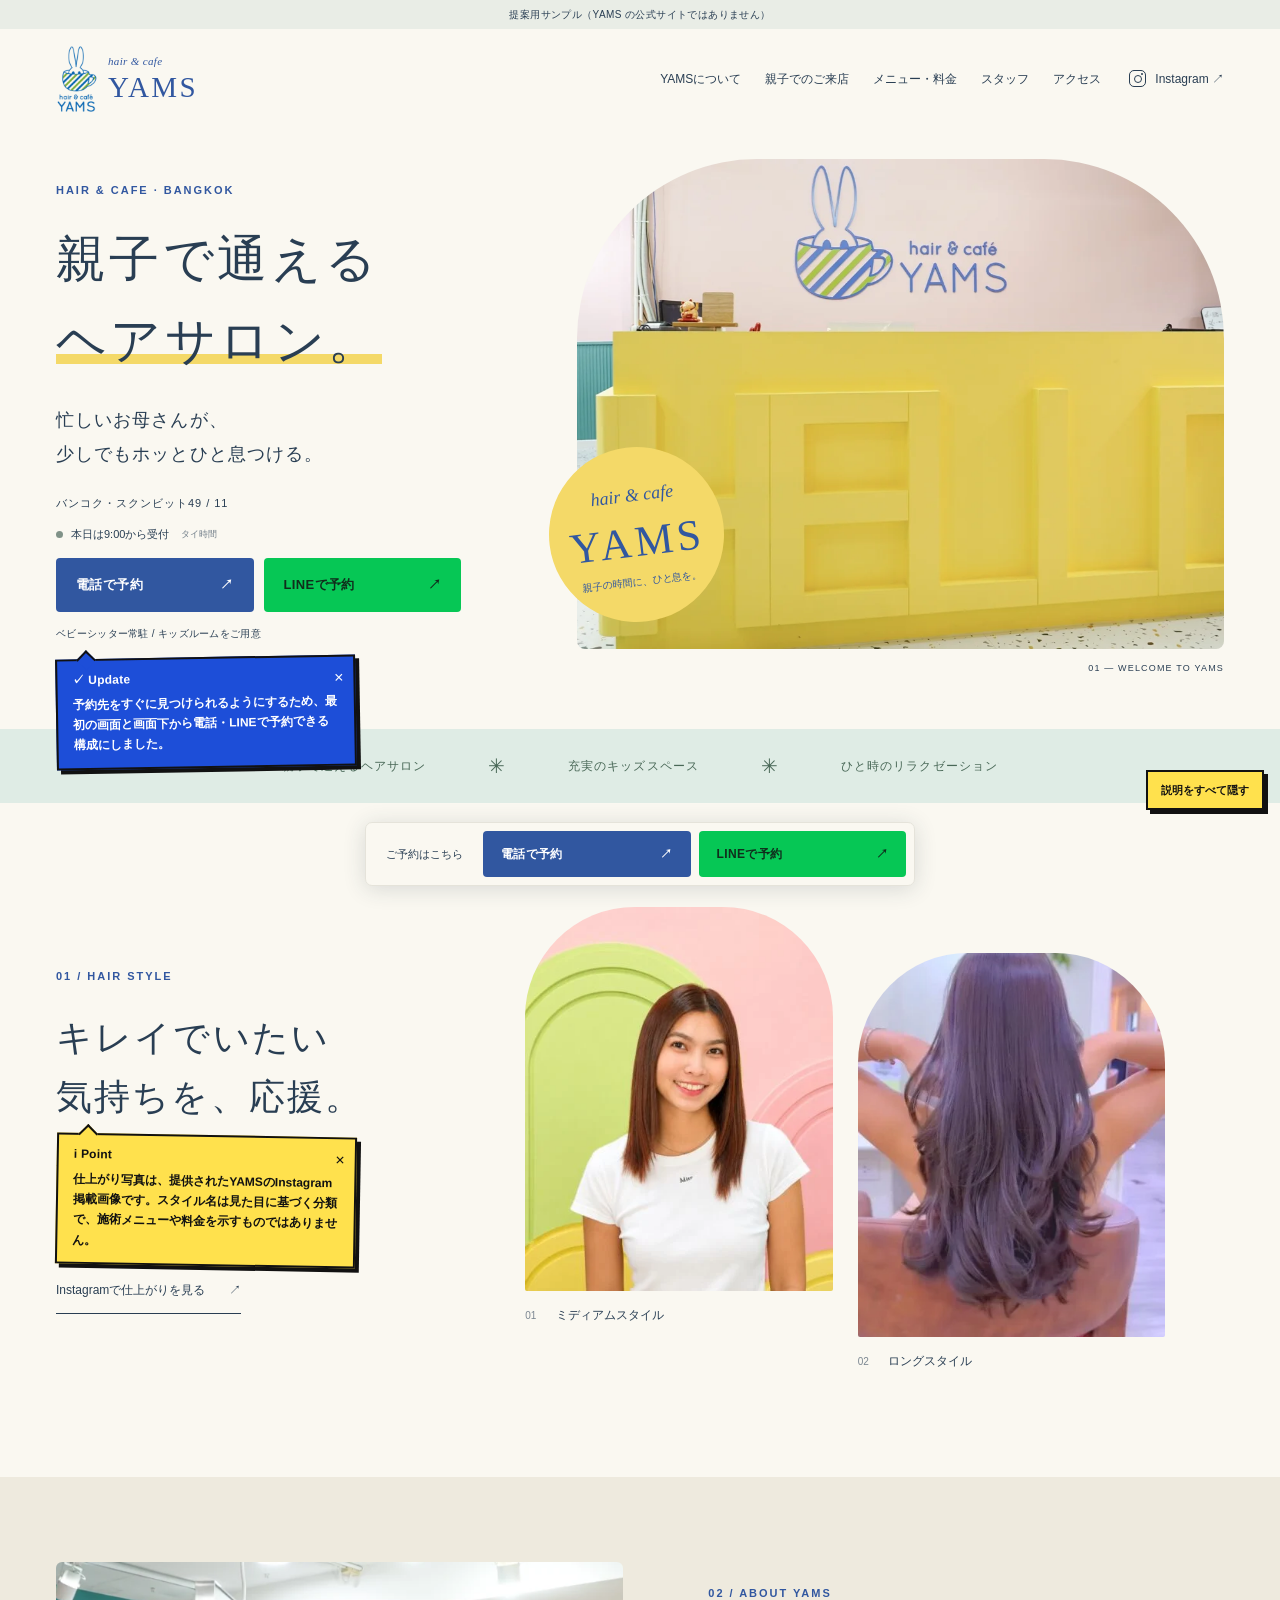
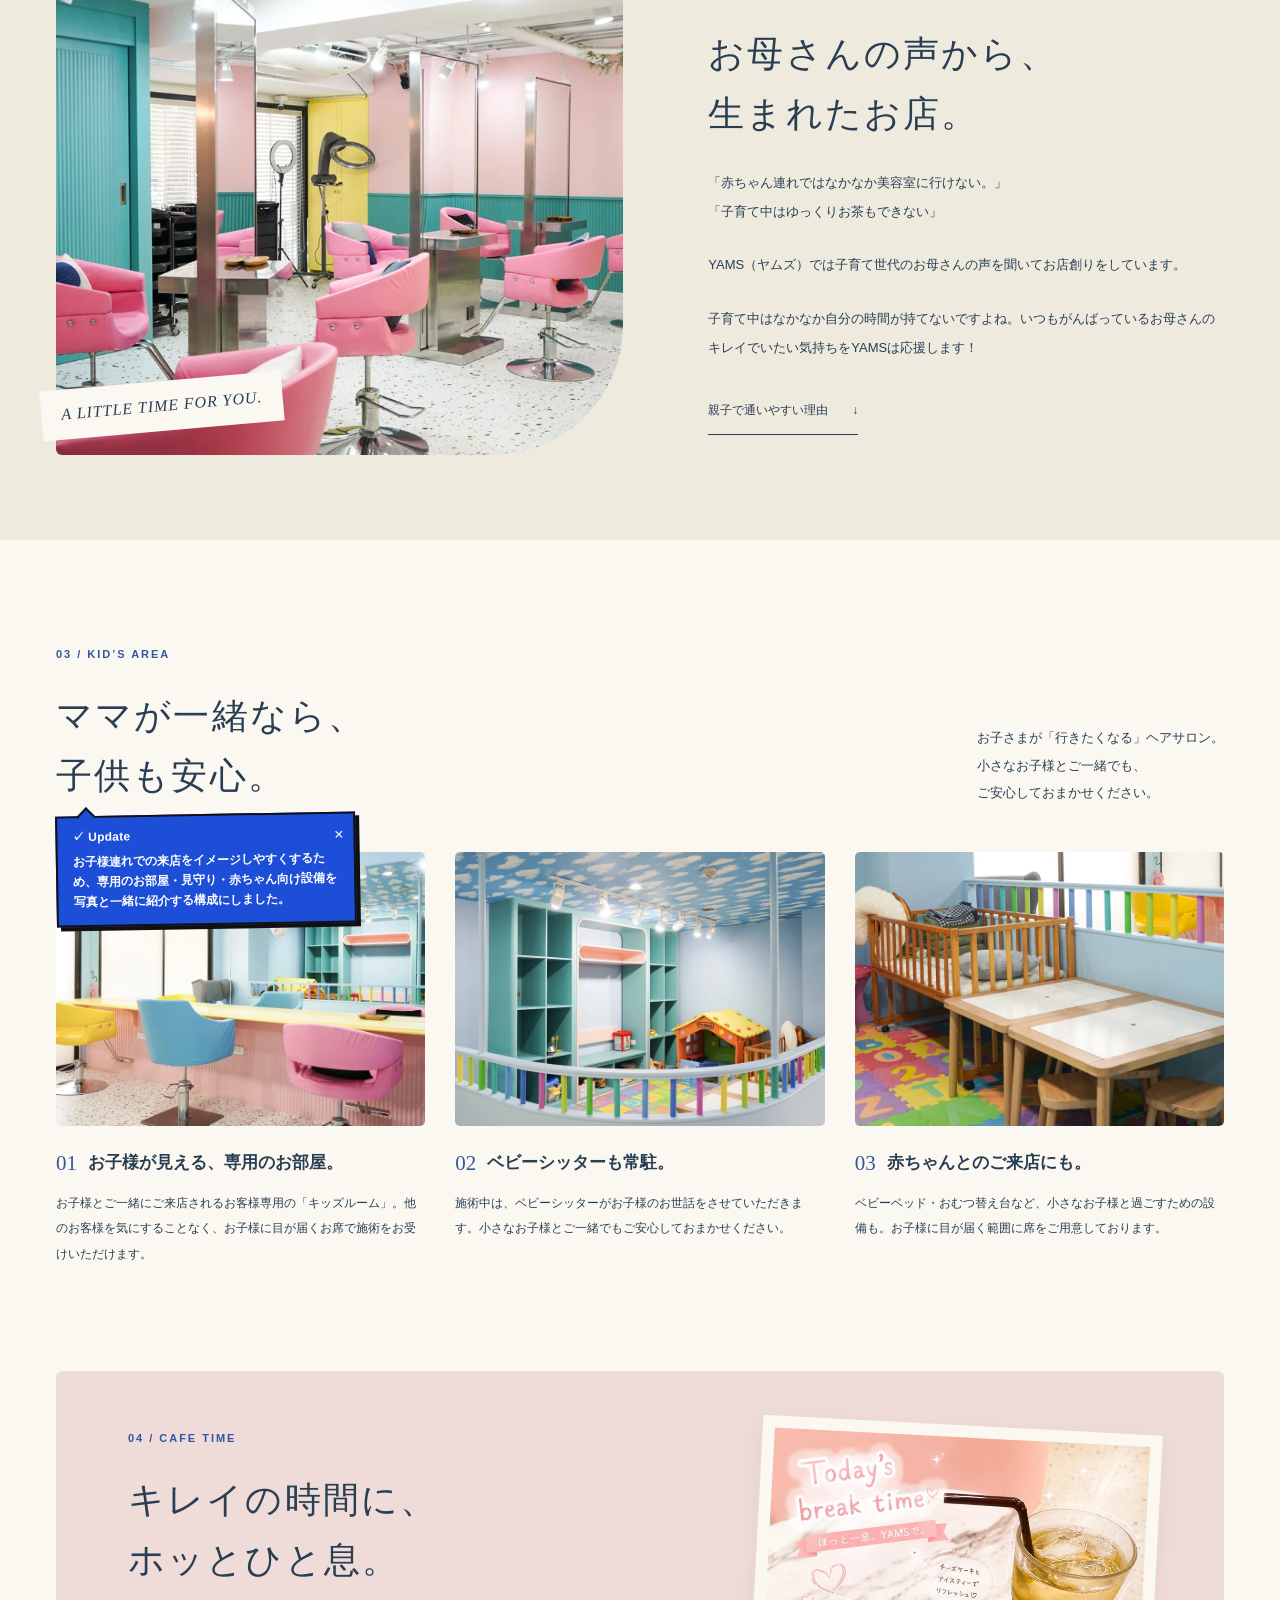
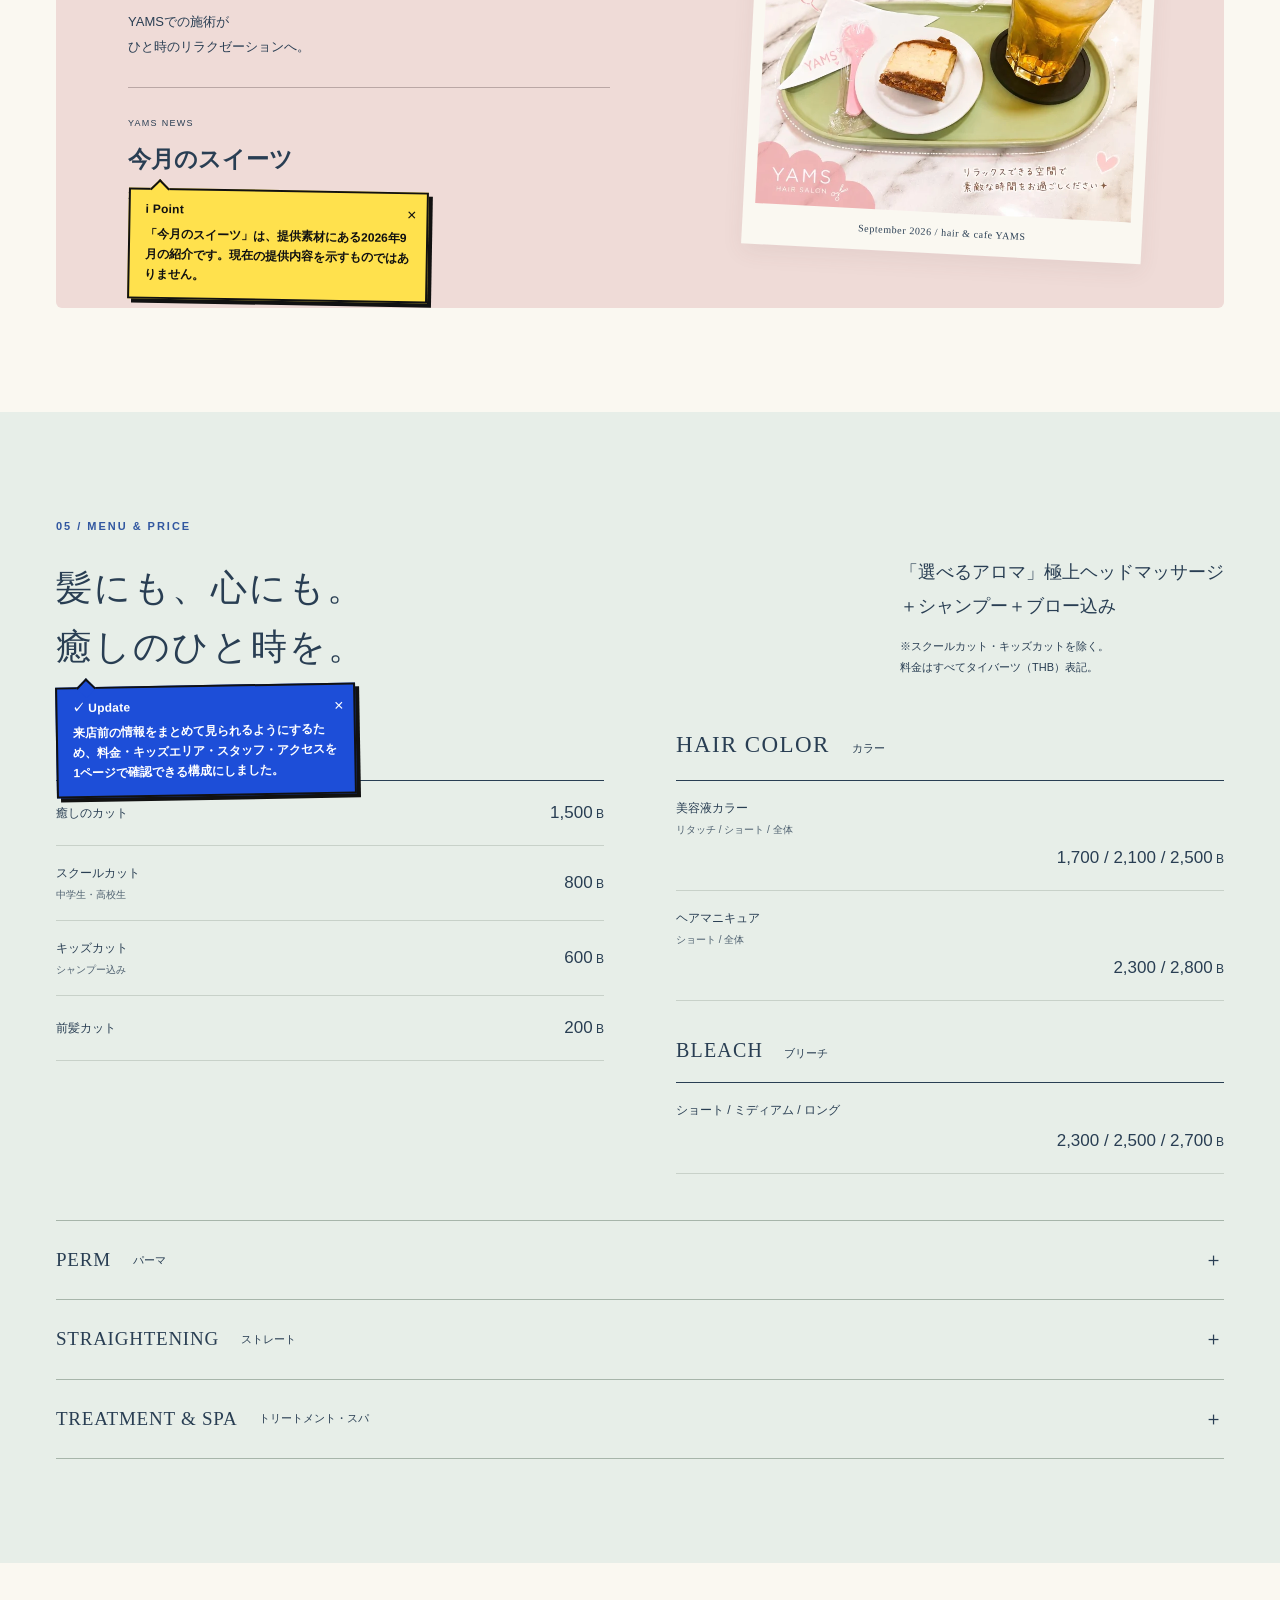
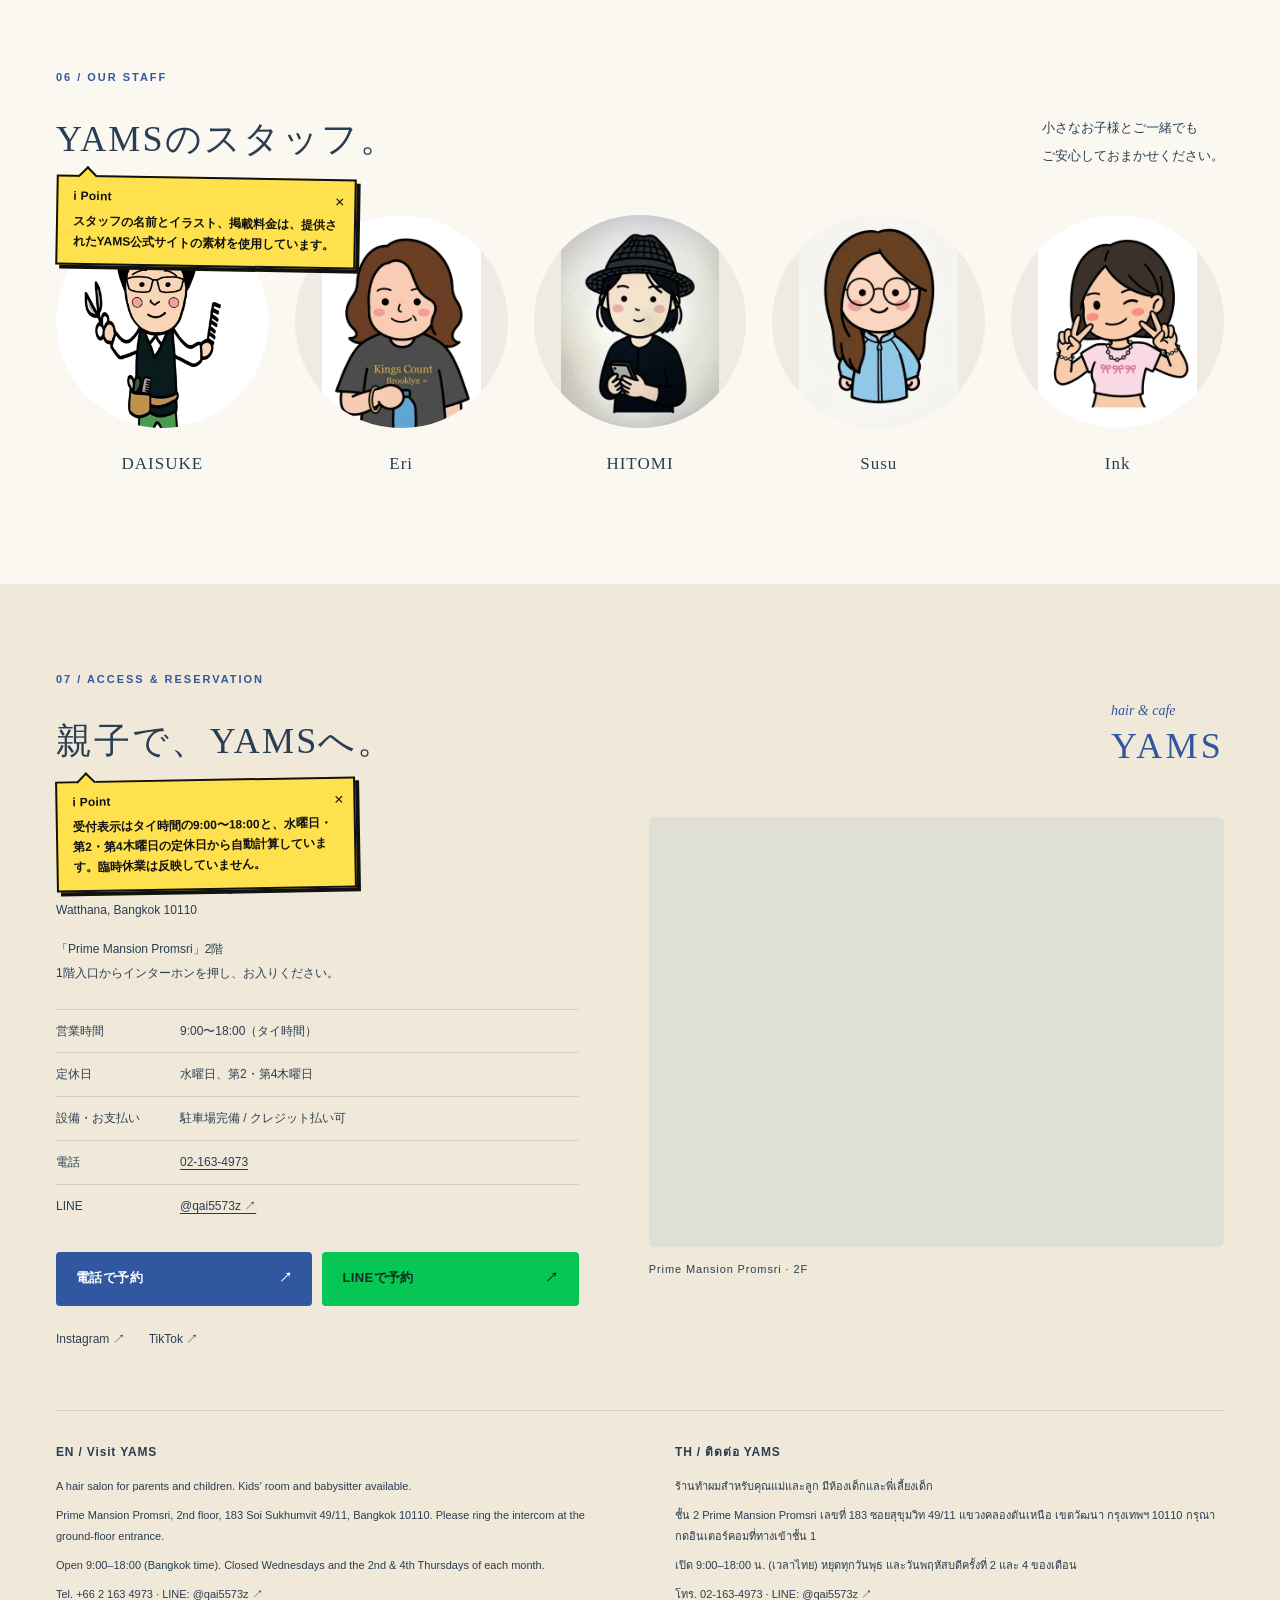
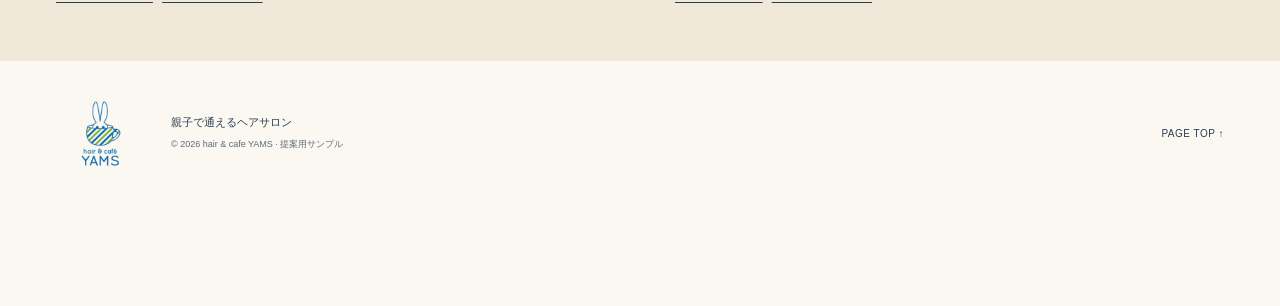
<file: yams/index.html>
<!doctype html>
<html lang="ja">
<head>
  <meta charset="utf-8">
  <meta name="viewport" content="width=device-width, initial-scale=1">
  <meta name="robots" content="noindex, nofollow">
  <meta name="description" content="バンコクの親子で通えるヘアサロン YAMS。キッズルーム、ベビーシッター、ヘアメニューと料金をご紹介する提案用サンプルです。">
  <meta name="theme-color" content="#faf8f1">
  <title>hair & cafe YAMS｜親子で通えるヘアサロン・バンコク</title>
  <link rel="stylesheet" href="css/style.css">
  <script src="js/main.js" defer></script>
  <script type="application/ld+json">
  {"@context":"https://schema.org","@type":"HairSalon","name":"hair & cafe YAMS","url":"https://yamshair.com/","telephone":"+66-2-163-4973","address":{"@type":"PostalAddress","streetAddress":"183 Soi Sukhumvit 49/11","addressLocality":"Khlong Tan Nuea, Watthana","addressRegion":"Bangkok","postalCode":"10110","addressCountry":"TH"},"openingHoursSpecification":[{"@type":"OpeningHoursSpecification","dayOfWeek":["Monday","Tuesday","Thursday","Friday","Saturday","Sunday"],"opens":"09:00","closes":"18:00"}],"description":"親子で通えるヘアサロン。水曜日と第2・第4木曜日は定休日。営業時間はタイ時間。","sameAs":["https://www.instagram.com/yamshair/","https://www.tiktok.com/@yamshair"]}
  </script>
</head>
<body>
  <a class="skip-link" href="#main">本文へスキップ</a>
  <div class="sample-banner">提案用サンプル（YAMS の公式サイトではありません）</div>
  <header class="header wrap">
    <a class="brand" href="#top" aria-label="YAMS ページの先頭へ"><img src="img/logo.webp" alt="" width="120" height="190"><span class="wordmark"><small>hair & cafe</small>YAMS</span></a>
    <nav class="desktop-nav" aria-label="メインナビゲーション">
      <a href="#concept">YAMSについて</a><a href="#kids">親子でのご来店</a><a href="#menu">メニュー・料金</a><a href="#staff">スタッフ</a><a href="#access">アクセス</a>
    </nav>
    <a class="instagram header-social" href="https://www.instagram.com/yamshair/" target="_blank" rel="noopener noreferrer"><span class="ig-icon" aria-hidden="true"></span><span>Instagram ↗</span></a>
    <button class="nav-toggle" type="button" aria-expanded="false" aria-controls="mobile-nav">メニュー <span aria-hidden="true">＋</span></button>
    <nav id="mobile-nav" class="mobile-nav" aria-label="モバイルナビゲーション" hidden>
      <a href="#styles">仕上がり</a><a href="#concept">YAMSについて</a><a href="#kids">親子でのご来店</a><a href="#menu">メニュー・料金</a><a href="#staff">スタッフ</a><a href="#access">アクセス</a>
    </nav>
  </header>
  <main id="main">
    <section id="top" class="hero wrap">
      <div class="hero-copy">
        <p class="eyebrow">HAIR & CAFE · BANGKOK</p>
        <h1>親子で通える<br><span>ヘアサロン。</span></h1>
        <p class="hero-lead">忙しいお母さんが、<br>少しでもホッとひと息つける。</p>
        <p class="hero-location">バンコク・スクンビット49 / 11</p>
        <div class="status" aria-live="polite"><span class="status-dot" aria-hidden="true"></span><span data-status>9:00–18:00（タイ時間）</span><small>タイ時間</small></div>
        <div class="booking hero-booking" id="hero-booking">
          <a class="button phone" href="tel:+6621634973"><span>電話で予約</span><span aria-hidden="true">↗</span></a>
          <a class="button line" href="https://line.me/R/ti/p/%40qai5573z" target="_blank" rel="noopener noreferrer"><span>LINEで予約</span><span aria-hidden="true">↗</span></a>
        </div>
        <p class="hero-small">ベビーシッター常駐 / キッズルームをご用意</p>
      </div>
      <div class="hero-visual">
        <img src="img/hero.webp" alt="黄色いカウンターとピンク、ミント色の店内。hair & cafe YAMSの受付" width="1400" height="764" fetchpriority="high">
        <div class="hero-caption"><span>hair & cafe</span><strong>YAMS</strong><span>親子の時間に、ひと息を。</span></div>
        <span class="photo-index">01 — WELCOME TO YAMS</span>
      </div>
    </section>
    <div class="intro-strip"><span>親子で通えるヘアサロン</span><i aria-hidden="true">✳</i><span>充実のキッズスペース</span><i aria-hidden="true">✳</i><span>ひと時のリラクゼーション</span></div>

    <section id="styles" class="section wrap styles-section">
      <div class="section-intro">
        <p class="eyebrow">01 / HAIR STYLE</p>
        <h2 id="styles-title">キレイでいたい<br>気持ちを、応援。</h2>
        <p>デザインだけではなく、<br>日々の過ごしやすさを考えた<br>ヘアスタイルをご提案いたします。</p>
        <a class="text-link" href="https://www.instagram.com/yamshair/" target="_blank" rel="noopener noreferrer">Instagramで仕上がりを見る <span>↗</span></a>
      </div>
      <div class="style-gallery">
        <figure><img src="img/style-medium.webp" alt="肩下までのストレートヘアの仕上がり" width="400" height="500" loading="lazy"><figcaption><span>01</span> ミディアムスタイル</figcaption></figure>
        <figure><img src="img/style-long.webp" alt="ロングヘアの毛先に動きをつけた仕上がりの後ろ姿" width="400" height="710" loading="lazy"><figcaption><span>02</span> ロングスタイル</figcaption></figure>
      </div>
    </section>

    <section id="concept" class="concept-section">
      <div class="wrap concept-grid">
        <div class="concept-photo"><img src="img/salon.webp" alt="ピンクのセット椅子とミント色の壁が並ぶYAMSの店内" width="850" height="645" loading="lazy"><span class="image-label">A LITTLE TIME FOR YOU.</span></div>
        <div class="concept-copy"><p class="eyebrow">02 / ABOUT YAMS</p><h2 id="concept-title">お母さんの声から、<br>生まれたお店。</h2>
          <p>「赤ちゃん連れではなかなか美容室に行けない。」<br>「子育て中はゆっくりお茶もできない」</p>
          <p>YAMS（ヤムズ）では子育て世代のお母さんの声を聞いてお店創りをしています。</p>
          <p>子育て中はなかなか自分の時間が持てないですよね。いつもがんばっているお母さんのキレイでいたい気持ちをYAMSは応援します！</p>
          <a class="text-link" href="#kids">親子で通いやすい理由 <span>↓</span></a>
        </div>
      </div>
    </section>

    <section id="kids" class="section wrap kids-section">
      <div class="section-heading"><div><p class="eyebrow">03 / KID’S AREA</p><h2 id="kids-title">ママが一緒なら、<br>子供も安心。</h2></div><p>お子さまが「行きたくなる」ヘアサロン。<br>小さなお子様とご一緒でも、<br>ご安心しておまかせください。</p></div>
      <div class="kids-grid">
        <article><img src="img/kids-seat.webp" alt="キッズスペースのすぐそばにある親子専用ルームのセット席" width="860" height="600" loading="lazy"><div class="feature-title"><span>01</span><h3>お子様が見える、専用のお部屋。</h3></div><p>お子様とご一緒にご来店されるお客様専用の「キッズルーム」。他のお客様を気にすることなく、お子様に目が届くお席で施術をお受けいただけます。</p></article>
        <article><img src="img/kids-room.webp" alt="雲柄の天井とカラフルな柵、おもちゃのあるキッズスペース" width="860" height="600" loading="lazy"><div class="feature-title"><span>02</span><h3>ベビーシッターも常駐。</h3></div><p>施術中は、ベビーシッターがお子様のお世話をさせていただきます。小さなお子様とご一緒でもご安心しておまかせください。</p></article>
        <article><img src="img/baby-space.webp" alt="キッズルームに備えられたベビーベッドと子供用テーブル" width="860" height="600" loading="lazy"><div class="feature-title"><span>03</span><h3>赤ちゃんとのご来店にも。</h3></div><p>ベビーベッド・おむつ替え台など、小さなお子様と過ごすための設備も。お子様に目が届く範囲に席をご用意しております。</p></article>
      </div>
    </section>

    <section id="cafe" class="cafe-section wrap">
      <div class="cafe-copy"><p class="eyebrow">04 / CAFE TIME</p><h2>キレイの時間に、<br>ホッとひと息。</h2><p>YAMSでの施術が<br>ひと時のリラクゼーションへ。</p><div class="sweets-heading"><span class="small-label">YAMS NEWS</span><h3 id="sweets-title">今月のスイーツ</h3><p class="source-date">2026年9月の掲載内容</p></div><p>手作りスイーツと、くつろぎの時間。</p></div>
      <figure class="sweets-photo"><img src="img/sweets.webp" alt="YAMSの9月のスイーツ紹介。小さなケーキと冷たいお茶を載せたトレー" width="720" height="720" loading="lazy"><figcaption>September 2026 / hair & cafe YAMS</figcaption></figure>
    </section>

    <section id="menu" class="section menu-section">
      <div class="wrap">
        <div class="section-heading"><div><p class="eyebrow">05 / MENU & PRICE</p><h2 id="menu-title">髪にも、心にも。<br>癒しのひと時を。</h2></div><div class="menu-explanation"><p>「選べるアロマ」極上ヘッドマッサージ<br>＋シャンプー＋ブロー込み</p><small>※スクールカット・キッズカットを除く。<br>料金はすべてタイバーツ（THB）表記。</small></div></div>
        <div class="price-columns">
          <div><h3 class="price-category">CUT <span>カット</span></h3><dl class="price-list"><div><dt>癒しのカット</dt><dd>1,500<span> B</span></dd></div><div><dt>スクールカット<small>中学生・高校生</small></dt><dd>800<span> B</span></dd></div><div><dt>キッズカット<small>シャンプー込み</small></dt><dd>600<span> B</span></dd></div><div><dt>前髪カット</dt><dd>200<span> B</span></dd></div></dl></div>
          <div><h3 class="price-category">HAIR COLOR <span>カラー</span></h3><dl class="price-list"><div><dt>美容液カラー<small>リタッチ / ショート / 全体</small></dt><dd>1,700 / 2,100 / 2,500<span> B</span></dd></div><div><dt>ヘアマニキュア<small>ショート / 全体</small></dt><dd>2,300 / 2,800<span> B</span></dd></div></dl><h3 class="price-category secondary">BLEACH <span>ブリーチ</span></h3><dl class="price-list"><div><dt>ショート / ミディアム / ロング</dt><dd>2,300 / 2,500 / 2,700<span> B</span></dd></div></dl></div>
        </div>
        <div class="menu-details">
          <details><summary>PERM <span>パーマ</span><i aria-hidden="true">＋</i></summary><dl class="price-list"><div><dt>コールドパーマ</dt><dd>3,000〜4,000 B</dd></div><div><dt>ストカール</dt><dd>4,000 B</dd></div><div><dt>デジタルパーマ</dt><dd>4,000 B</dd></div><div><dt>デジタルストカール</dt><dd>6,000 B</dd></div></dl></details>
          <details><summary>STRAIGHTENING <span>ストレート</span><i aria-hidden="true">＋</i></summary><dl class="price-list"><div><dt>ストレートパーマ（リタッチ）</dt><dd>3,000 B</dd></div><div><dt>ストレートパーマ（ショート）</dt><dd>3,500 B</dd></div><div><dt>ストレートパーマ（ミディアム・ロング）</dt><dd>4,000 B</dd></div><div><dt>ケラチントリートメント</dt><dd>3,500〜4,500 B</dd></div></dl></details>
          <details><summary>TREATMENT & SPA <span>トリートメント・スパ</span><i aria-hidden="true">＋</i></summary><dl class="price-list"><div><dt>クイックトリートメント</dt><dd>600 B</dd></div><div><dt>システムトリートメント</dt><dd>1,000〜2,000 B</dd></div><div><dt>クイックスパ</dt><dd>600 B</dd></div></dl></details>
        </div>
      </div>
    </section>

    <section id="staff" class="section wrap staff-section"><div class="section-heading"><div><p class="eyebrow">06 / OUR STAFF</p><h2>YAMSのスタッフ。</h2></div><p>小さなお子様とご一緒でも<br>ご安心しておまかせください。</p></div><div class="staff-grid">
      <figure><img src="img/daisuke.webp" alt="DAISUKEの紹介イラスト" width="360" height="360" loading="lazy"><figcaption>DAISUKE</figcaption></figure>
      <figure><img src="img/eri.webp" alt="Eriの紹介イラスト" width="360" height="482" loading="lazy"><figcaption>Eri</figcaption></figure>
      <figure><img src="img/hitomi.webp" alt="HITOMIの紹介イラスト" width="360" height="482" loading="lazy"><figcaption>HITOMI</figcaption></figure>
      <figure><img src="img/susu.webp" alt="Susuの紹介イラスト" width="360" height="482" loading="lazy"><figcaption>Susu</figcaption></figure>
      <figure><img src="img/ink.webp" alt="Inkの紹介イラスト" width="360" height="482" loading="lazy"><figcaption>Ink</figcaption></figure>
    </div></section>

    <section id="access" class="access-section"><div class="wrap">
      <div class="section-heading"><div><p class="eyebrow">07 / ACCESS & RESERVATION</p><h2 id="access-title">親子で、YAMSへ。</h2></div><span class="access-mark">hair & cafe<br><strong>YAMS</strong></span></div>
      <div class="access-grid"><div class="access-info"><h3>hair & cafe YAMS</h3><p>183 Soi Sukhumvit 49/11, Khlong Tan Nuea,<br>Watthana, Bangkok 10110</p><p class="directions">「Prime Mansion Promsri」2階<br>1階入口からインターホンを押し、お入りください。</p><dl class="business-info"><div><dt>営業時間</dt><dd>9:00〜18:00（タイ時間）</dd></div><div><dt>定休日</dt><dd>水曜日、第2・第4木曜日</dd></div><div><dt>設備・お支払い</dt><dd>駐車場完備 / クレジット払い可</dd></div><div><dt>電話</dt><dd><a href="tel:+6621634973">02-163-4973</a></dd></div><div><dt>LINE</dt><dd><a href="https://line.me/R/ti/p/%40qai5573z" target="_blank" rel="noopener noreferrer">@qai5573z ↗</a></dd></div></dl><div class="booking"><a class="button phone" href="tel:+6621634973">電話で予約 <span aria-hidden="true">↗</span></a><a class="button line" href="https://line.me/R/ti/p/%40qai5573z" target="_blank" rel="noopener noreferrer">LINEで予約 <span aria-hidden="true">↗</span></a></div><div class="social-links"><a href="https://www.instagram.com/yamshair/" target="_blank" rel="noopener noreferrer">Instagram ↗</a><a href="https://www.tiktok.com/@yamshair" target="_blank" rel="noopener noreferrer">TikTok ↗</a></div></div>
      <div class="map-container"><iframe title="Google マップ：hair & cafe YAMS の所在地" src="https://www.google.com/maps?q=hair%20%26%20cafe%20YAMS%20183%20Sukhumvit%2049%2F11%20Bangkok&output=embed" loading="lazy" referrerpolicy="no-referrer-when-downgrade" allowfullscreen></iframe><p>Prime Mansion Promsri · 2F</p></div></div>
      <div class="language-grid"><section lang="en"><h3>EN / Visit YAMS</h3><p>A hair salon for parents and children. Kids’ room and babysitter available.</p><p>Prime Mansion Promsri, 2nd floor, 183 Soi Sukhumvit 49/11, Bangkok 10110. Please ring the intercom at the ground-floor entrance.</p><p>Open 9:00–18:00 (Bangkok time). Closed Wednesdays and the 2nd & 4th Thursdays of each month.</p><p><a href="tel:+6621634973">Tel. +66 2 163 4973</a> · <a href="https://line.me/R/ti/p/%40qai5573z" target="_blank" rel="noopener noreferrer">LINE: @qai5573z ↗</a></p></section><section lang="th"><h3>TH / ติดต่อ YAMS</h3><p>ร้านทำผมสำหรับคุณแม่และลูก มีห้องเด็กและพี่เลี้ยงเด็ก</p><p>ชั้น 2 Prime Mansion Promsri เลขที่ 183 ซอยสุขุมวิท 49/11 แขวงคลองตันเหนือ เขตวัฒนา กรุงเทพฯ 10110 กรุณากดอินเตอร์คอมที่ทางเข้าชั้น 1</p><p>เปิด 9:00–18:00 น. (เวลาไทย) หยุดทุกวันพุธ และวันพฤหัสบดีครั้งที่ 2 และ 4 ของเดือน</p><p><a href="tel:+6621634973">โทร. 02-163-4973</a> · <a href="https://line.me/R/ti/p/%40qai5573z" target="_blank" rel="noopener noreferrer">LINE: @qai5573z ↗</a></p></section></div>
    </div></section>
  </main>
  <footer class="footer wrap"><a href="#top" aria-label="ページの先頭へ"><img src="img/logo.webp" alt="hair & cafe YAMS" width="105" height="65"></a><p>親子で通えるヘアサロン<br><small>© 2026 hair & cafe YAMS · 提案用サンプル</small></p><a class="back-top" href="#top">PAGE TOP ↑</a></footer>
  <aside class="fixed-booking" aria-label="いつでも予約"><span class="fixed-label">ご予約はこちら</span><a class="button phone" href="tel:+6621634973">電話で予約 <span aria-hidden="true">↗</span></a><a class="button line" href="https://line.me/R/ti/p/%40qai5573z" target="_blank" rel="noopener noreferrer">LINEで予約 <span aria-hidden="true">↗</span></a></aside>
  <script src="js/notes.js"></script>
</body>
</html>
</file>
<file: codex/css/style.css>
:root{--paper:#f5f2eb;--ink:#302a25;--muted:#736b61;--line:#d6d0c5;--rust:#8b4b32;--green:#355344;--line-brand:#06C755;--serif:"Yu Mincho","Hiragino Mincho ProN","Noto Serif CJK JP",serif;--sans:"Hiragino Kaku Gothic ProN","Yu Gothic",Meiryo,sans-serif}
*{box-sizing:border-box}html{scroll-behavior:smooth;scroll-padding-top:24px}body{margin:0;background:var(--paper);color:var(--ink);font:14px/1.9 var(--sans);-webkit-font-smoothing:antialiased}a{color:inherit;text-decoration:none}a,button,summary{-webkit-tap-highlight-color:transparent}a:hover{text-decoration:underline;text-underline-offset:5px}button{font:inherit;cursor:pointer}button,a,summary{touch-action:manipulation}:focus-visible{outline:3px solid var(--rust);outline-offset:5px}img{display:block;max-width:100%;height:auto}figure,p,h1,h2,h3,dl,dd{margin:0}h1,h2,h3{font-weight:400}strong{font-weight:500}small{font-size:11px}.wrap{width:calc(100% - 112px);max-width:1280px;margin-inline:auto}.section{padding-block:104px}.eyebrow{font-size:10px;letter-spacing:.2em;font-weight:600;line-height:1.5;margin-bottom:22px}h2{font:36px/1.7 var(--serif);letter-spacing:.07em}.muted{color:var(--muted)}.skip{position:fixed;left:16px;top:-100px;z-index:100;background:var(--paper);padding:12px}.skip:focus{top:12px}.sample-banner{text-align:center;padding:7px 12px;background:#e6e0d5;font-size:10px;letter-spacing:.04em}.site-header{display:flex;align-items:center;justify-content:space-between;min-height:100px;border-bottom:1px solid var(--line);gap:24px}.wordmark{font:40px/.85 Georgia,serif;letter-spacing:.035em}.wordmark span{display:block;font:9px/1.5 var(--sans);letter-spacing:.11em;margin-top:8px}.site-header nav{display:flex;gap:28px;font-size:12px}.header-book{font-size:12px;border-bottom:1px solid var(--ink);padding:10px 0}.header-book span{margin-left:24px}
.hero{display:grid;grid-template-columns:1fr 1fr;column-gap:8%;padding-top:48px}.hero-copy{align-self:center;min-width:0;padding-bottom:12px}.hero-brand{font:clamp(110px,11.5vw,168px)/1 Georgia,serif;letter-spacing:-.04em;position:relative;padding-right:75px;width:max-content;max-width:100%;margin-left:-5px;margin-bottom:22px}.hero-brand img{position:absolute;width:128px;right:-20px;top:-10px;transform:rotate(-11deg);opacity:.82}h1{font:36px/1.65 var(--serif);letter-spacing:.08em}.hero-description{font-size:13px;line-height:2;letter-spacing:.09em;margin-top:22px;color:var(--muted)}.reception{display:flex;align-items:center;gap:8px;font-size:11px;margin-top:28px;flex-wrap:wrap}.status-dot{width:6px;height:6px;border-radius:50%;background:var(--green)}.local-time{color:var(--muted);font-size:10px;margin-left:auto}.booking-actions{display:grid;grid-template-columns:1fr 1fr;gap:10px;margin-top:12px}.button{display:grid;position:relative;align-content:center;padding:14px 35px 14px 18px;text-align:left;min-height:66px;border:1px solid transparent;border-radius:0;line-height:1.65;font-size:13px;transition:background .2s}.button small{font-size:10px;opacity:.75;letter-spacing:.04em}.button b{position:absolute;right:16px;top:21px;font-weight:400}.button-dark{color:#fff;background:var(--ink)}.button-line{color:#fff;background:var(--line-brand);font-weight:600}.button-line:hover{background:#05b04c}.button:hover{background:var(--rust);text-decoration:none}.booking-help{font-size:10px;color:var(--muted);margin-top:10px}.hero-photo{position:relative;min-width:0;align-self:start}.hero-photo>img{width:100%;aspect-ratio:775/900;object-fit:cover}.hero-photo figcaption{position:absolute;bottom:0;left:0;right:0;padding:30px 22px 18px;background:linear-gradient(transparent,#0009);color:white;font-size:11px;display:flex;justify-content:space-between;letter-spacing:.06em}.hero-photo figcaption span{font-size:9px;letter-spacing:.13em}.hero-foot{grid-column:1/-1;display:flex;justify-content:space-between;gap:16px;align-items:center;padding:25px 0;border-bottom:1px solid var(--line);font-size:10px;letter-spacing:.07em}.hero-foot a{font-size:11px}.hero-foot a span{margin-left:25px}
.section-heading{display:flex;justify-content:space-between;align-items:flex-end;gap:40px;margin-bottom:48px}.section-heading>p{font-size:12px;color:var(--muted);line-height:2.2;padding-bottom:8px;max-width:460px}.works-grid{display:grid;grid-template-columns:1fr 1fr;gap:9%;align-items:start}.style-feature figure{position:relative}.style-feature figure>img{width:100%;height:auto}.style-feature figcaption{position:absolute;left:20px;right:20px;top:18px;display:flex;justify-content:space-between;font-size:10px;letter-spacing:.13em;color:#fff}.style-feature h3{font:22px/1.7 var(--serif);margin-top:24px}.style-feature>p{font-size:12px;color:var(--muted);margin-top:10px;max-width:400px}.price-caption{display:flex;gap:10px;justify-content:space-between;align-items:center;padding:18px 0 10px;border-bottom:1px solid var(--line);margin-bottom:8px;font-size:12px}.price-caption strong,.pair-caption strong{font-family:Georgia,serif;font-size:21px;white-space:nowrap}.style-pairs{min-width:0}.style-pair+.style-pair{margin-top:34px}.photo-label{display:flex;justify-content:space-around;font-size:9px;letter-spacing:.18em;padding-bottom:10px}.style-pair>img{width:100%;height:auto}.pair-caption{display:flex;justify-content:space-between;gap:12px;align-items:center;margin-top:15px}.pair-caption h3{font:19px/1.8 var(--serif)}.pair-caption span{font-size:11px;color:var(--muted)}.source-caption{font-size:10px;color:var(--muted);margin-top:25px}.about-section{background:#e7e2d8;padding-block:105px}.about-grid{display:grid;grid-template-columns:1.1fr 1fr;gap:12%;align-items:center}.about-photos{position:relative;padding-right:70px;padding-bottom:75px}.about-main{width:100%}.about-detail{position:absolute;width:60%;bottom:0;right:0;border:8px solid #e7e2d8}.about-copy .lead{font:20px/1.9 var(--serif);margin:28px 0 20px}.about-copy>p:not(.eyebrow):not(.lead){font-size:13px;line-height:2.2;margin-top:16px}.about-hand{width:125px;margin-top:35px;margin-left:auto;opacity:.6}
.menu-topline{display:flex;justify-content:space-between;gap:20px;border-block:1px solid var(--ink);padding:14px 0;font-size:10px;letter-spacing:.09em}.menu-grid{display:grid;grid-template-columns:1fr 1fr;column-gap:9%;row-gap:45px;margin-top:35px}.menu-group h3{font:34px/1.4 Georgia,serif;margin-bottom:20px;display:flex;align-items:center;gap:20px}.menu-group h3 span{font:10px/1.5 var(--sans);color:var(--muted)}dl>div{display:flex;justify-content:space-between;gap:15px;border-bottom:1px solid var(--line);padding:12px 0}dt{min-width:0}dd{flex-shrink:0}dt small{display:block;color:var(--muted)}.menu-group>p{font-size:11px;color:var(--muted);line-height:1.9;margin-top:16px}.menu-footnote{font-size:11px;color:var(--muted);margin-top:24px}.eyelash{display:grid;grid-template-columns:1fr 1fr;gap:9%;margin-top:45px;padding:36px;background:#eae6dc}.eyelash h3{font:26px/1.7 var(--serif)}.eyelash .eyebrow{margin-bottom:16px}.eyelash dl>div:first-child{padding-top:0}.eyelash dl>div:last-child{border:0;padding-bottom:0}.staff-section{background:#e8e2d8}.staff-grid{display:grid;grid-template-columns:repeat(3,1fr);gap:36px}.staff-grid img{width:100%;aspect-ratio:3/4;object-fit:cover;object-position:center 26%}.staff-grid article>div{display:flex;justify-content:space-between;gap:12px;align-items:center;padding-top:18px}.staff-grid h3{font:34px/1.3 Georgia,serif}.staff-grid span{font-size:9px;letter-spacing:.13em}.products-grid{display:grid;grid-template-columns:repeat(5,1fr);gap:20px}.products-grid article{display:flex;flex-direction:column;min-width:0}.products-grid img{width:100%;aspect-ratio:4/5;object-fit:cover}.products-grid h3{font:17px/1.4 Georgia,serif;margin-top:20px}.products-grid p{font-size:11px;color:var(--muted);line-height:1.9;margin:12px 0}.products-grid strong{font:22px/1.5 Georgia,serif;margin-top:auto}.products-grid small{font:10px var(--sans)}.product-footer{font-size:11px;color:var(--muted);border-top:1px solid var(--line);padding-top:24px;margin-top:32px}.faq-section{background:#eae6dc;padding-block:80px}.faq-grid{display:grid;grid-template-columns:1fr 1.6fr;gap:8%}.faq-list details{border-bottom:1px solid #c9c2b7}.faq-list details:first-child{border-top:1px solid #c9c2b7}.faq-list summary{list-style:none;display:flex;align-items:center;justify-content:space-between;gap:20px;padding:24px 0;cursor:pointer;font-size:13px}.faq-list summary::-webkit-details-marker{display:none}.faq-list summary span{font-size:23px;line-height:1;transition:transform .2s}.faq-list details[open] summary span{transform:rotate(45deg)}.faq-list details p{font-size:12px;color:#625a50;line-height:2.2;padding:0 35px 24px 0}
.access-hand{width:145px;opacity:.65;margin-right:8%}.access-grid{display:grid;grid-template-columns:1fr 1.15fr;gap:9%;align-items:start}.access-details h3{font:35px/1.2 Georgia,serif;display:flex;align-items:baseline;gap:15px}.access-details h3 span{font:12px var(--sans)}address{font-style:normal;color:var(--muted);font-size:12px;margin:24px 0}.access-details dl>div{justify-content:flex-start;gap:25px;font-size:13px}.access-details dt{width:60px;color:var(--muted);flex-shrink:0}.access-details dd{flex-shrink:1}.access-status{margin-top:20px;font-size:12px;color:var(--green)}.map-panel{background:#e5e6dd;position:relative}.map-placeholder{min-height:365px;display:flex;flex-direction:column;justify-content:center;align-items:center;text-align:center;padding:30px}.map-symbol{font:46px/1 Georgia,serif;color:var(--green);margin-bottom:15px}.map-placeholder .eyebrow{margin-bottom:10px}.map-placeholder h3{font:23px/1.6 var(--serif);margin-bottom:10px}.map-placeholder p:not(.eyebrow){font-size:12px;color:var(--muted)}.map-placeholder .button{display:flex;gap:20px;min-height:48px;margin:20px 0 12px;padding:11px 20px;font-size:12px}.map-placeholder small{font-size:10px;color:var(--muted)}.map-panel iframe{display:block;width:100%;height:365px;border:0;filter:none}.map-link{display:block;padding:14px 20px;border-top:1px solid #c7cbbf;font-size:11px;text-align:right}.language-summaries{display:grid;grid-template-columns:1fr 1fr;gap:9%;border-top:1px solid var(--line);margin-top:60px;padding-top:35px}.language-summaries h3{font:24px/1.6 Georgia,var(--sans)}.language-summaries p{font-size:12px;line-height:2;color:var(--muted);margin-top:14px}.language-summaries a{text-decoration:underline;text-underline-offset:4px}.closing-image{position:relative}.closing-image img{width:100%;height:330px;object-fit:cover;object-position:50% 60%}.closing-image p{position:absolute;bottom:30px;left:35px;color:#fff;font:22px/1.7 var(--serif);text-shadow:0 1px 5px #000}.site-footer{display:flex;align-items:center;flex-wrap:wrap;justify-content:space-between;padding-block:60px 110px;gap:30px}.footer-brand{font:65px/.9 Georgia,serif}.footer-brand span{font:10px var(--sans);display:block;letter-spacing:.08em;margin-top:12px}.site-footer>div:nth-child(2){display:flex;gap:25px;font-size:11px}.site-footer>small{width:100%;font-size:9px;color:var(--muted)}.fixed-booking{position:fixed;bottom:0;left:50%;transform:translateX(-50%);display:grid;grid-template-columns:1fr 1fr;width:420px;max-width:100%;z-index:30;box-shadow:0 -3px 22px #302a2520;background:var(--ink);padding-bottom:env(safe-area-inset-bottom)}.fixed-booking>a{display:flex;justify-content:center;align-items:center;gap:12px;min-height:57px;background:var(--ink);color:#fff;font-size:12px}.fixed-booking>a span{font-size:9px;opacity:.75}.fixed-booking .fixed-line{background:var(--line-brand);font-weight:600}
@media(min-width:1500px){.hero-brand{font-size:174px}.hero{column-gap:10%}.hero-copy{padding-right:20px}.hero-photo img{max-height:670px;object-fit:cover}.hero-description{margin-top:25px}}
@media(max-width:1100px){.wrap{width:calc(100% - 72px)}.site-header nav{gap:18px;font-size:11px}.hero{column-gap:6%;padding-top:38px}.hero-brand{font-size:120px;padding-right:55px}.hero-brand img{width:105px;right:-8px;top:-6px}h1{font-size:29px}.hero-description{margin-top:15px}.reception{margin-top:20px}.button{padding-left:14px}.section{padding-block:80px}.section-heading{gap:25px}.section-heading>p{max-width:350px;font-size:11px}h2{font-size:32px}.works-grid{gap:6%}.pair-caption{flex-wrap:wrap;gap:4px}.about-grid{gap:7%}.about-photos{padding-right:40px;padding-bottom:55px}.menu-grid{column-gap:6%}.menu-group h3{font-size:30px}.products-grid{gap:14px}.products-grid h3{font-size:15px}.staff-grid{gap:24px}.access-grid{gap:6%}}
@media(max-width:800px){.wrap{width:calc(100% - 48px)}.site-header{min-height:85px}.site-header nav{gap:16px}.site-header nav a:nth-child(2),.site-header nav a:nth-child(4){display:none}.hero{column-gap:5%;padding-top:30px}.hero-brand{font-size:96px;padding-right:40px;margin-bottom:17px}.hero-brand img{width:85px;right:-6px}h1{font-size:26px}.hero .eyebrow{font-size:9px;margin-bottom:18px}.hero-description{font-size:11px;line-height:1.9}.hero-photo{align-self:stretch}.hero-photo>img{height:100%;max-height:540px;object-fit:cover}.booking-actions{gap:8px}.button{font-size:12px;padding:10px 23px 10px 12px}.button b{right:10px}.local-time{margin-left:0}.booking-help{font-size:9px}.section-heading>p{max-width:280px}h2{font-size:28px}.style-feature h3{font-size:19px}.pair-caption h3{font-size:17px}.price-caption strong,.pair-caption strong{font-size:18px}.about-section{padding-block:75px}.about-copy .lead{font-size:17px}.about-copy>p:not(.eyebrow):not(.lead){font-size:12px}.menu-grid{font-size:12px}.menu-group h3{gap:12px;font-size:27px}.eyelash{padding:25px;gap:5%;font-size:12px}.staff-grid{gap:20px}.staff-grid h3{font-size:28px}.staff-grid article>div{flex-wrap:wrap;gap:4px}.products-grid{grid-template-columns:repeat(3,1fr);gap:32px 20px}.faq-grid{grid-template-columns:1fr;gap:25px}.access-grid{grid-template-columns:1fr 1fr;gap:5%}.access-details h3{flex-wrap:wrap;gap:6px}.access-details h3 span{font-size:11px}.access-details dl>div{font-size:12px;gap:8px}.language-summaries{gap:6%}.closing-image img{height:290px}.fixed-booking{width:390px}}
@media(max-width:600px){.wrap{width:calc(100% - 40px)}.sample-banner{font-size:9px;padding:6px 4px}.site-header{min-height:74px;gap:12px}.wordmark{font-size:33px}.wordmark span{font-size:8px;margin-top:6px}.site-header nav{gap:15px;font-size:10px;margin-left:auto}.site-header nav a{display:none}.site-header nav a:nth-child(3),.site-header nav a:nth-child(5){display:block}.header-book{display:none}.hero{display:block;padding-top:28px;position:relative}.hero-copy{padding-bottom:0;position:relative;z-index:1}.hero .eyebrow{margin-bottom:10px;font-size:9px;letter-spacing:.17em}.hero-brand{font-size:104px;line-height:1.05;padding-right:65px;margin-bottom:18px}.hero-brand img{width:110px;right:-4px;top:-11px}h1{font-size:28px;line-height:1.65;letter-spacing:.07em}.hero-description{font-size:11px;margin-top:14px;line-height:2}.hero-photo{position:absolute;right:0;top:202px;width:78px;height:140px;z-index:0}.hero-photo>img{width:78px;height:140px;object-fit:cover}.hero-photo figcaption{display:none}.hero-description{max-width:220px}.reception{margin-top:29px;gap:7px;font-size:10px}.local-time{margin-left:auto;font-size:9px}.booking-actions{margin-top:10px;gap:8px}.button{font-size:12px;min-height:61px;padding:10px 28px 10px 16px}.button b{right:14px;top:18px}.button small{font-size:10px}.booking-help{font-size:9px;margin-top:8px}.hero-foot{font-size:9px;padding:19px 0;margin-top:7px}.hero-foot a{font-size:10px}.hero-foot a span{margin-left:8px}.section{padding-block:66px}.section-heading{display:block;margin-bottom:32px}.eyebrow{font-size:9px;margin-bottom:15px}h2{font-size:29px;line-height:1.6}.section-heading>p{margin-top:20px;max-width:none;font-size:11px;padding:0}.desktop{display:none}.works-grid{grid-template-columns:1fr;gap:38px}.style-feature figure>img{width:100%;max-height:525px;object-fit:cover;object-position:50% 45%}.style-feature h3{font-size:21px;margin-top:19px}.style-feature>p{font-size:11px}.style-pair>img{width:100%}.pair-caption{flex-wrap:nowrap}.pair-caption h3{font-size:18px}.style-pair+.style-pair{margin-top:30px}.source-caption{margin-top:20px}.about-section{padding-block:62px}.about-grid{grid-template-columns:1fr;gap:40px}.about-photos{padding-right:65px;padding-bottom:50px}.about-main{max-height:380px;object-fit:cover}.about-detail{width:57%;border-width:6px}.about-copy .lead{font-size:19px;margin-top:23px}.about-copy>p:not(.eyebrow):not(.lead){font-size:12px}.about-hand{width:95px;margin-top:22px}.menu-grid{grid-template-columns:1fr;gap:30px;margin-top:28px}.menu-group h3{font-size:30px;margin-bottom:12px;gap:18px}.menu-grid dl>div{padding:11px 0}.menu-topline{font-size:9px;padding:12px 0}.eyelash{grid-template-columns:1fr;gap:28px;padding:26px 22px;margin-top:30px}.eyelash h3{font-size:24px}.eyelash .eyebrow{font-size:9px}.staff-grid{grid-template-columns:1fr;gap:30px}.staff-grid article{display:grid;grid-template-columns:58% 1fr;gap:23px;align-items:end}.staff-grid article>div{display:block;padding-bottom:18px}.staff-grid h3{font-size:33px;margin-bottom:8px}.staff-grid span{font-size:8px}.staff-grid img{aspect-ratio:3/4}.products-grid{grid-template-columns:1fr 1fr;gap:30px 16px}.products-grid h3{font-size:17px;margin-top:15px}.products-grid p{font-size:10px}.products-grid strong{font-size:21px}.product-footer{font-size:10px;line-height:2}.faq-section{padding-block:58px}.faq-grid{gap:27px}.faq-list summary{font-size:12px;padding:22px 0}.faq-list details p{font-size:11px;padding-right:15px}.access-hand{display:none}.access-grid{grid-template-columns:1fr;gap:32px}.access-details h3{font-size:37px;gap:16px}.access-details h3 span{font-size:12px}.access-details dl>div{gap:25px;font-size:12px}.map-placeholder{min-height:330px;padding:25px 15px}.map-panel iframe{height:330px}.language-summaries{grid-template-columns:1fr;gap:28px;margin-top:36px;padding-top:30px}.language-summaries h3{font-size:22px}.language-summaries p{font-size:11px}.closing-image{width:100%}.closing-image img{height:240px}.closing-image p{font-size:18px;left:20px;bottom:20px}.site-footer{padding-block:40px 115px;gap:28px}.footer-brand{font-size:55px}.site-footer>div:nth-child(2){gap:19px;font-size:10px;flex-wrap:wrap}.site-footer>small{font-size:8px}.fixed-booking{width:100%;background:linear-gradient(90deg,var(--ink) 50%,var(--line-brand) 50%)}.fixed-booking>a{flex-direction:column;gap:0;min-height:61px;font-size:12px;padding:7px}.fixed-booking>a span{font-size:9px}}
@media(prefers-reduced-motion:reduce){html{scroll-behavior:auto}*,*::before,*::after{transition:none!important}}

@media(max-width:380px){.hero-photo{display:none}h1{font-size:26px}.hero-brand{font-size:94px}.hero-brand img{width:95px}.hero-description{max-width:none}.reception{font-size:9px}.pair-caption{flex-wrap:wrap}.site-header nav{gap:12px}}

.work-menu{font-size:12px;color:var(--muted);padding:16px 0 10px;border-bottom:1px solid var(--line);letter-spacing:.04em}.works-insta{margin-top:18px;font-size:12px}.works-insta a{text-decoration:underline;text-underline-offset:4px}
</file>
<file: rapirabi/css/style.css>
:root{--paper:#f8f5f0;--ink:#302c2a;--muted:#716963;--pink:#eedfdc;--mint:#d5e5dc;--rule:#d8d1cb;--line:#06C755;--serif:Georgia,'Times New Roman',serif}*{box-sizing:border-box}html{scroll-behavior:smooth;scroll-padding-top:28px}body{margin:0;background:var(--paper);color:var(--ink);font-family:'Helvetica Neue',Arial,'Hiragino Kaku Gothic ProN','Yu Gothic',sans-serif;font-size:14px;line-height:1.8}body:has(dialog[open]){overflow:hidden}a{color:inherit;text-decoration:none}button{font:inherit;cursor:pointer;color:inherit}img{display:block;max-width:100%;height:auto}figure,p,h1,h2,h3{margin:0}button,a,input,summary{touch-action:manipulation}button:focus-visible,a:focus-visible,summary:focus-visible{outline:3px solid #966551;outline-offset:5px}button{border-radius:0}::selection{background:#e6c6cf}a:hover{text-decoration:underline;text-underline-offset:5px}.wrap{width:calc(100% - 112px);max-width:1320px;margin-inline:auto}.sample-banner{padding:6px 14px;background:#e7e4de;text-align:center;font-size:10px;letter-spacing:.05em}.header{height:106px;display:flex;align-items:center;justify-content:space-between;gap:24px}.brand{display:flex;align-items:center;gap:12px;flex-shrink:0}.brand>span{font-family:var(--serif);font-size:28px;line-height:1.05}.brand small{display:block;font:8px/1.4 Arial,sans-serif;letter-spacing:.24em;margin-top:7px}.brand img{border-radius:50%;width:52px}.header nav{display:flex;gap:32px;font-size:12px}.instagram{font-size:12px;line-height:1.5}.instagram small{display:block;font-size:9px;color:var(--muted);text-align:right}.hero{display:grid;grid-template-columns:1fr 1.2fr;gap:0 48px;padding-top:22px;position:relative}.hero-copy{padding-top:39px;z-index:1}.eyebrow{font-size:10px;letter-spacing:.16em;font-weight:600;line-height:1.6}.hero h1{font-size:clamp(32px,3.7vw,54px);font-family:'Yu Mincho','Hiragino Mincho ProN',serif;font-weight:400;line-height:1.65;letter-spacing:.08em;margin-top:24px;white-space:nowrap}.hero h1 span{position:relative}.hero h1 span:after{content:'';position:absolute;width:100%;height:8px;background:#d5aea9;bottom:3px;left:0;z-index:-1}.hero-description{font-size:12px;line-height:2.2;margin-top:22px}.hero-booking{margin-top:36px;max-width:430px}.booking-label{font-size:11px;margin-bottom:12px}.actions{display:flex;gap:10px}.button{min-height:52px;padding:13px 18px;display:flex;justify-content:center;align-items:center;gap:9px;border:0;white-space:nowrap;font-size:12px;font-weight:600;line-height:1.5;text-align:center}.actions .button{flex:1}.button:hover{text-decoration:none;filter:brightness(.95)}.dark{background:var(--ink);color:white}.line{background:var(--line);color:#06341b}.line-icon{background:white;color:#075d2b;font:700 7px/1 Arial,sans-serif;border-radius:7px;padding:5px 3px;position:relative}.line-icon:after{content:'';position:absolute;bottom:-3px;left:4px;border-top:4px solid white;border-right:4px solid transparent}.hero-booking>small{font-size:9px;color:var(--muted);display:block;margin-top:9px}.hero-visual{position:relative;min-width:0}.hero-visual>img{height:554px;width:100%;object-fit:cover;object-position:45% center;border-radius:220px 220px 0 0}.hero-visual figcaption{font-size:9px;display:flex;justify-content:space-between;padding-top:10px;letter-spacing:.05em}.hero-seal{position:absolute;left:-48px;bottom:50px;width:128px;height:128px;display:flex;flex-direction:column;justify-content:center;align-items:center;background:#ded9e8;border-radius:50%;font:30px/1 var(--serif);transform:rotate(-12deg);border:1px solid #cbc2d6}.hero-seal em{font-size:26px}.hero-bottom{grid-column:1/-1;display:flex;justify-content:space-between;align-items:center;margin:38px 0 32px;font-size:9px;letter-spacing:.15em}.brand-strip{background:var(--pink);padding:31px max(56px,calc((100vw - 1320px)/2));display:flex;align-items:center;justify-content:space-between;gap:32px}.brand-strip>span:not(.strip-message):not(.strip-tag){font:54px/1 var(--serif);white-space:nowrap}.brand-strip small{display:inline-block;font:11px/1.5 sans-serif;margin-left:18px;letter-spacing:.08em}.plus{font-size:35px}.brand-strip i{height:43px;width:1px;background:#c6b4b0}.strip-message{font-family:'Yu Mincho',serif;line-height:1.9;font-size:19px;letter-spacing:.09em}.strip-tag{font-size:9px;letter-spacing:.1em}.section{padding-top:100px;padding-bottom:100px}.section-heading{display:flex;align-items:flex-end;justify-content:space-between;gap:30px;margin-bottom:42px}.section-heading .eyebrow{margin-bottom:18px}h2{font-family:'Yu Mincho','Hiragino Mincho ProN',serif;font-weight:400;font-size:32px;line-height:1.65;letter-spacing:.055em}.section-heading>p{font-size:11px;line-height:2}.color-grid{display:grid;grid-template-columns:repeat(4,minmax(0,1fr));gap:24px}.color-grid figure:nth-child(even){padding-top:38px}.color-grid img{width:100%;height:auto;aspect-ratio:4/5;object-fit:cover}.color-grid figcaption{display:flex;align-items:center;gap:8px;margin-top:13px}.color-grid h3{font:18px/1.4 var(--serif);flex:1}.color-grid figcaption>span:last-child{font-size:9px;color:var(--muted)}.swatch{width:13px;height:13px;border-radius:50%;flex-shrink:0}.khaki{background:#726952}.milk{background:#b69c82}.cherry{background:#a45248}.ash{background:#a4a3a0}.collection-foot{display:flex;justify-content:space-between;align-items:center;gap:18px;margin-top:30px;font-size:10px;color:var(--muted)}.text-link{font-size:11px;border-bottom:1px solid;padding-bottom:4px;background:none;border-top:0;border-left:0;border-right:0;display:inline-block}.trend{margin-top:65px;border-top:1px solid var(--rule);border-bottom:1px solid var(--rule);padding:30px 0;display:flex;align-items:center;gap:30px}.trend img{width:110px;height:138px;object-fit:cover}.trend h3{font-size:19px;font-weight:500;line-height:1.5;margin:10px 0}.trend p[lang]{font-size:11px;color:var(--muted);margin-bottom:12px}.trend-word{font:italic 54px/1 var(--serif);margin-left:auto;padding-right:45px;color:#ad827e}.about{background:var(--mint);padding:85px 0}.about-grid{display:grid;grid-template-columns:1fr 1fr;align-items:center;gap:110px}.about-visual{position:relative;max-width:480px;padding:0 32px}.about-visual img{width:100%;max-height:510px;object-fit:cover;border-radius:180px 180px 0 0}.about-visual>span{position:absolute;font:italic 68px/.9 var(--serif);color:var(--paper);right:-25px;bottom:35px;transform:rotate(-10deg)}.about-copy h2{margin:22px 0 25px;font-size:36px}.about-copy>p:not(.eyebrow){font-size:12px;line-height:2.2;margin-top:20px}.about-facts{border-top:1px solid #a5bdb0;display:flex;gap:45px;padding-top:25px;margin-top:30px}.about-facts strong{display:block;font:32px/1.3 var(--serif);font-weight:400}.about-facts span{font-size:10px}.menu-layout{display:grid;grid-template-columns:1fr 1.6fr;gap:70px}.menu-intro{padding-top:30px}.serif{font:italic 64px/1.05 var(--serif);color:#b48783}.menu-intro p{font-size:12px;margin:28px 0 22px;line-height:2}.menu-list{border-top:1px solid var(--ink)}.menu-row{display:flex;align-items:center;justify-content:space-between;border-bottom:1px solid var(--rule);padding:25px 0;gap:20px}.menu-row h3{font-size:14px;font-weight:500}.menu-row p{font-size:10px;color:var(--muted);margin-top:4px}.menu-row p span{margin-left:10px}.menu-row strong{font:28px/1.2 var(--serif);white-space:nowrap}.menu-row strong small{font-size:17px;margin-left:4px}.menu-row strong.range-price{font-size:24px}.price-note{font-size:10px;color:var(--muted);line-height:1.9;margin:14px 0 20px}.price-note a{display:block;text-decoration:underline;margin-top:8px}details{border-top:1px solid var(--rule);border-bottom:1px solid var(--rule);margin-top:28px}summary{cursor:pointer;padding:20px 0;font-size:12px;list-style:none;display:flex;justify-content:space-between}summary::-webkit-details-marker{display:none}summary span{font-size:18px}details[open] summary span{transform:rotate(45deg)}.other-row{display:flex;gap:20px;justify-content:space-between;padding:14px 0;font-size:11px}.other-row b{white-space:nowrap}.colorists{border-top:1px solid var(--rule);padding:30px 0 80px}.colorists>div{display:grid;grid-template-columns:1fr 1fr 1fr;gap:36px;margin-top:30px;align-items:center}.colorists h2{font-size:29px}.colorists p:not(.eyebrow){font-size:11px;line-height:1.9}.colorists img{aspect-ratio:1.25;object-fit:cover}.stores{background:#eee8e2}.store-layout{display:grid;grid-template-columns:.78fr 1.7fr;gap:38px}.picker-label{display:flex;justify-content:space-between;font-size:12px;border-bottom:1px solid #b8ada6;padding-bottom:13px}.picker-label span{font-size:9px}.store-choice{display:flex;align-items:center;gap:14px;width:100%;border:0;border-bottom:1px solid #cfc4bd;background:transparent;padding:16px 13px;text-align:left;min-height:65px}.store-choice[aria-pressed=true]{background:var(--ink);color:white}.store-choice>span:first-child{font:11px var(--serif);opacity:.6}.store-choice .choice-name{flex:1;font-size:13px}.store-choice small{display:block;font:10px/1.6 Arial,sans-serif;opacity:.7}.choice-dot{width:7px;height:7px;background:#a19a93;border-radius:50%}.choice-dot.is-open{background:#409562}.store-help{font-size:10px;line-height:1.8;color:var(--muted);margin-top:20px}.store-detail{background:var(--paper);align-self:start}.store-photo{position:relative}.store-photo img{width:100%;height:280px;object-fit:cover}.store-number{position:absolute;left:22px;bottom:20px;background:var(--paper);padding:6px 12px;font-size:10px;letter-spacing:.1em}.store-info{padding:30px 34px}.store-name{display:flex;align-items:center;justify-content:space-between;gap:20px}.store-name p{font:17px var(--serif)}.store-name h3{font-size:25px;font-weight:400;margin-top:8px}.status{font-size:10px;border:1px solid #c8bdb3;border-radius:20px;padding:5px 10px;white-space:nowrap}.status.is-open{background:#e1eddf;border-color:#b6ceb6;color:#285537}dl{display:grid;grid-template-columns:65px 1fr;gap:12px 18px;font-size:11px;line-height:1.9;margin:24px 0}dt{color:var(--muted)}dd{margin:0;overflow-wrap:anywhere}dd a{font-size:18px;font-family:var(--serif)}.contact-note{font-size:9px;color:var(--muted);margin:12px 0 15px}.map-heading{display:flex;justify-content:space-between;align-items:center;gap:15px;margin:42px 0 15px;font-size:10px}.map-wrap{height:320px;background:#e0ded6;border:1px solid #c6c1b8}.map-wrap iframe{width:100%;height:100%;border:0;display:block}.map-note{font-size:10px;color:var(--muted);margin-top:8px}.international{display:grid;grid-template-columns:1fr 1fr;border-top:1px solid #cfc4bd;gap:70px;padding-top:35px;margin-top:50px}.international h3{font:26px/1.4 var(--serif);margin:15px 0}.international [lang=th] h3{font-family:inherit;font-size:22px}.international p:not(.eyebrow){font-size:12px;max-width:470px;margin-bottom:18px;line-height:1.9}.footer{padding-top:64px;padding-bottom:120px}.footer-word{font:clamp(60px,11vw,154px)/1.2 var(--serif);letter-spacing:-.055em;text-align:center}.footer-word>span{color:#b58e87}.footer-bottom{display:flex;align-items:center;justify-content:space-between;gap:20px;margin-top:50px;border-top:1px solid var(--rule);padding-top:28px;font-size:9px}.footer-bottom .brand>span{font-size:22px}.footer-bottom .brand img{width:44px}.booking-dock{position:fixed;bottom:16px;left:50%;transform:translateX(-50%);z-index:30;display:flex;align-items:center;gap:10px;padding:9px;background:rgba(248,245,240,.97);box-shadow:0 4px 28px #302c2a24;border:1px solid #d7cfc8}.booking-dock>span{font-size:9px;letter-spacing:.1em;padding:0 15px;white-space:nowrap}.booking-dock>span small{font-size:9px;letter-spacing:0;display:block}.booking-dock .button{min-width:150px;min-height:43px;font-size:11px}.mobile-only{display:none}dialog{padding:40px;width:440px;max-width:calc(100% - 32px);border:1px solid var(--rule);background:var(--paper);color:var(--ink)}dialog::backdrop{background:#211b196b}dialog h2{font-size:24px;margin:18px 0}dialog p:not(.eyebrow){font-size:12px;margin:15px 0}dialog .button{margin-top:25px}dialog .dialog-dismiss{display:block;margin:22px auto 0}.dialog-close{position:absolute;right:12px;top:7px;background:transparent;border:0;font-size:26px;width:35px;height:35px}.skip{position:fixed;top:-70px;left:10px;z-index:100;background:white;padding:10px}.skip:focus{top:10px}
@media(min-width:1600px){.hero{gap:0 80px}.hero-visual>img{height:610px}.hero-copy{padding-top:65px}.hero h1{font-size:60px}.hero-description{font-size:14px}.hero-booking{margin-top:42px}}
@media(max-width:1100px){.wrap{width:calc(100% - 64px)}.header nav{gap:18px;font-size:10px}.hero{gap:0 30px}.hero-copy{padding-top:24px}.hero-visual>img{height:510px}.hero h1{font-size:36px}.hero-description{font-size:11px}.hero-booking{margin-top:28px}.button{padding-inline:12px;font-size:11px}.hero-seal{width:100px;height:100px;font-size:24px;left:-25px}.hero-seal em{font-size:22px}.brand-strip{padding:28px 32px;gap:24px}.brand-strip>span:not(.strip-message):not(.strip-tag){font-size:42px}.strip-tag{display:none}.color-grid{gap:16px}.color-grid h3{font-size:16px}.about-grid{gap:55px}.about-visual{padding:0 12px}.about-copy h2{font-size:30px}.about-facts{gap:20px}.menu-layout{gap:40px;grid-template-columns:.75fr 1.6fr}.store-layout{gap:24px;grid-template-columns:.8fr 1.5fr}.store-info{padding:25px}.store-name{flex-wrap:wrap;gap:10px}.colorists>div{gap:20px}.colorists h2{font-size:25px}.store-actions{flex-direction:column}}
@media(max-width:800px){.header{height:90px}.header nav{display:none}.hero{grid-template-columns:1fr 1fr;gap:22px}.hero h1{font-size:29px}.hero .eyebrow{font-size:8px;letter-spacing:.07em}.hero-visual>img{height:490px}.hero-description{font-size:10px}.hero-booking .actions{flex-direction:column}.hero-booking{margin-top:22px}.hero .button{min-height:43px}.hero-seal{left:-18px;bottom:65px}.brand-strip small{margin-left:8px}.strip-message{font-size:15px}.section{padding-block:75px}.section-heading{gap:20px}.section-heading>p{font-size:10px}h2{font-size:27px}.color-grid{gap:12px}.color-grid h3{font-size:13px}.color-grid figcaption{gap:5px}.swatch{width:10px;height:10px}.trend-word{font-size:42px;padding-right:0}.about-grid{gap:40px}.about-copy>p:not(.eyebrow){font-size:11px}.about-copy br{display:none}.about-copy h2{font-size:28px}.about-copy h2 br{display:block}.about-facts strong{font-size:25px}.about-facts{flex-wrap:wrap;gap:15px}.menu-layout{gap:25px;grid-template-columns:.65fr 1.6fr}.serif{font-size:44px}.menu-row h3{font-size:12px}.menu-row strong{font-size:23px}.menu-row strong.range-price{font-size:18px}.menu-row{gap:10px}.colorists>div{grid-template-columns:1fr 1fr}.colorists img{grid-column:2;grid-row:1/3;aspect-ratio:.85}.colorists p:not(.eyebrow){grid-column:1}.store-layout{grid-template-columns:.8fr 1.4fr;gap:18px}.store-info{padding:22px}.store-photo img{height:220px}.store-choice{padding:12px 8px;gap:9px}.international{gap:35px}.booking-dock{bottom:10px}.booking-dock>span{display:none}}
@media(max-width:600px){.wrap{width:calc(100% - 40px)}.sample-banner{font-size:9px;letter-spacing:0;padding:6px 5px;line-height:1.6}.header{height:76px;gap:10px}.brand>span{font-size:24px}.brand img{width:43px}.brand{gap:9px}.brand small{font-size:7px;margin-top:4px}.instagram{font-size:11px}.instagram small{font-size:8px}.hero{display:flex;flex-direction:column;padding-top:10px;gap:0}.hero-copy{padding-top:0}.hero .eyebrow{font-size:8px;letter-spacing:.1em}.hero h1{font-size:34px;line-height:1.6;letter-spacing:.06em;margin-top:18px}.hero-description{font-size:11px;line-height:1.9;margin-top:15px}.hero-booking{margin-top:21px;max-width:none}.hero-booking .actions{flex-direction:row;gap:8px}.hero .button{min-height:48px;padding-inline:10px;font-size:11px}.booking-label{font-size:10px;margin-bottom:9px}.hero-booking>small{font-size:8px;margin-top:7px}.hero-visual{margin-top:27px}.hero-visual>img{height:270px;border-radius:140px 140px 0 0;object-position:center}.hero-seal{left:auto;right:8px;bottom:50px;width:93px;height:93px;font-size:25px}.hero-seal em{font-size:20px}.hero-visual figcaption{font-size:8px}.hero-bottom{width:100%;margin:24px 0;font-size:8px;letter-spacing:.07em}.brand-strip{padding:25px 20px;gap:15px;flex-wrap:wrap}.brand-strip>span:not(.strip-message):not(.strip-tag){font-size:38px}.brand-strip small{font-size:9px;margin-left:9px}.brand-strip i{height:28px}.brand-strip i:nth-of-type(2){display:none}.strip-message{display:none}.brand-strip .strip-tag{display:block;width:100%;text-align:center;border-top:1px solid #d4bebb;padding-top:15px;font-size:8px}.brand-strip>span:first-child{flex:1}.brand-strip>span:nth-of-type(2){flex:1;text-align:right}.section{padding-block:60px}.section-heading{display:block;margin-bottom:28px}.section-heading .eyebrow{font-size:9px;margin-bottom:13px}h2{font-size:27px}.section-heading>p{font-size:11px;margin-top:17px}.mobile-only{display:block}.color-grid{grid-template-columns:1fr 1fr;gap:24px 14px}.color-grid figure:nth-child(even){padding-top:28px}.color-grid h3{font-size:16px}.color-grid figcaption{margin-top:10px}.color-grid figcaption>span:last-child{font-size:8px}.collection-foot{display:block;margin-top:24px;font-size:9px}.collection-foot a{margin-top:14px;font-size:10px}.trend{margin-top:35px;gap:18px;padding-block:24px}.trend img{width:94px;height:118px}.trend .eyebrow{font-size:8px;letter-spacing:.05em}.trend h3{font-size:17px;margin:8px 0}.trend p[lang]{font-size:10px}.trend .text-link{font-size:10px}.trend-word{display:none}.about{padding:55px 0}.about-grid{grid-template-columns:1fr;gap:32px}.about-visual{max-width:290px;margin:auto;padding:0 15px}.about-visual img{height:310px;object-fit:cover}.about-visual>span{font-size:58px;right:-18px}.about-copy h2{font-size:29px;margin:15px 0 20px}.about-copy>p:not(.eyebrow){font-size:12px}.about-copy br{display:block}.about-facts{gap:35px}.about-facts strong{font-size:31px}.menu-layout{display:block}.menu-intro{display:none}.menu-row{padding:20px 0;gap:12px}.menu-row h3{font-size:13px}.menu-row p{font-size:9px}.menu-row strong{font-size:25px}.menu-row strong.range-price{font-size:21px}.price-note{font-size:10px}.colorists{padding-top:25px;padding-bottom:55px}.colorists>div{display:grid;gap:20px;margin-top:25px;grid-template-columns:1fr}.colorists h2{font-size:27px}.colorists p:not(.eyebrow){font-size:12px}.colorists img{grid-column:1;grid-row:auto;width:100%;aspect-ratio:1.6;max-height:250px}.store-layout{display:block}.store-picker{margin-bottom:25px}#store-buttons{display:grid;grid-template-columns:1fr 1fr;gap:0 10px}.store-choice{min-height:63px;padding:9px 8px;gap:8px}.store-choice .choice-name{font-size:12px}.store-choice small{font-size:9px}.store-help{font-size:9px;margin-top:15px}.store-photo img{height:215px}.store-info{padding:24px 20px}.store-name{gap:15px}.store-name h3{font-size:23px}.store-name p{font-size:15px}.status{font-size:9px}.store-actions{flex-direction:row;gap:8px}.store-actions .button{font-size:10px;padding:13px 8px}.store-info dl{grid-template-columns:52px 1fr;gap:12px;font-size:10px}.contact-note{font-size:9px}.map-heading{margin-top:28px;align-items:flex-start}.map-heading p{font-size:9px;max-width:48%}.map-heading a{font-size:10px}.map-wrap{height:260px}.international{grid-template-columns:1fr;gap:30px;padding-top:30px;margin-top:35px}.international h3{font-size:25px}.international p:not(.eyebrow){font-size:11px}.footer{padding-top:40px;padding-bottom:120px}.footer-word{font-size:58px;white-space:nowrap}.footer-bottom{flex-wrap:wrap;gap:20px;margin-top:30px;padding-top:22px}.footer-bottom .brand{width:100%}.booking-dock{bottom:0;left:0;transform:none;width:100%;padding:9px 12px calc(9px + env(safe-area-inset-bottom));gap:8px;border-left:0;border-right:0;border-bottom:0}.booking-dock .button{flex:1;min-width:0;min-height:46px;font-size:12px}.booking-dock>span{display:none}dialog{padding:30px 24px}dialog h2{font-size:23px}}
@media(prefers-reduced-motion:reduce){html{scroll-behavior:auto}*{animation:none!important;transition:none!important}}
@media print{.booking-dock,.hero-booking,.sample-banner{display:none}.section{padding:30px 0}.store-detail{break-inside:avoid}.footer{padding-bottom:0}}
.store-photo{background:#ded8d1}.store-photo img{margin-inline:auto}
</file>
<file: yams/css/style.css>
:root{--paper:#faf8f1;--ink:#293e53;--blue:#3157a0;--yellow:#f4d968;--mint:#dfece5;--pink:#efdbd7;--line:#06C755;--rule:#d7d8ce;--serif:"Yu Mincho","Hiragino Mincho ProN",Georgia,serif;--sans:"Hiragino Kaku Gothic ProN","Yu Gothic",Meiryo,Arial,sans-serif}
*{box-sizing:border-box}html{scroll-behavior:smooth;scroll-padding-top:24px}body{margin:0;background:var(--paper);color:var(--ink);font-family:var(--sans);font-size:14px;line-height:1.9;-webkit-font-smoothing:antialiased}body,button,a{-webkit-tap-highlight-color:transparent}button,input{font:inherit}button,a{touch-action:manipulation}a{color:inherit;text-decoration:none}button{color:inherit}img{display:block;max-width:100%;height:auto}figure,p,h1,h2,h3,dl,dd{margin:0}button{cursor:pointer}a,button,summary{outline-offset:5px}a:focus-visible,button:focus-visible,summary:focus-visible{outline:3px solid var(--blue)}[hidden]{display:none!important}.wrap{width:min(1200px,calc(100% - 112px));margin-inline:auto}.section{padding-block:104px}.eyebrow{color:var(--blue);font-family:Arial,sans-serif;font-size:11px;font-weight:700;letter-spacing:.18em;margin-bottom:22px}h1,h2{font-family:var(--serif);font-weight:500}h2{font-size:36px;line-height:1.65;letter-spacing:.06em}h3{font-weight:600}.sample-banner{padding:5px 12px;text-align:center;background:#e9ede6;font-size:10px;letter-spacing:.04em}.header{height:100px;display:flex;align-items:center;gap:28px;position:relative;z-index:5}.brand{margin-right:auto}.brand img{object-fit:contain;width:115px;height:72px}.desktop-nav{display:flex;gap:24px;font-size:12px}.desktop-nav a:hover,.social-links a:hover{color:var(--blue);text-decoration:underline;text-underline-offset:5px}.instagram{display:flex;align-items:center;gap:9px;font-family:Arial,sans-serif;font-size:12px}.ig-icon{display:inline-block;width:17px;height:17px;border:1.5px solid;border-radius:5px;position:relative}.ig-icon:before{content:"";position:absolute;width:6px;height:6px;border:1.4px solid;border-radius:50%;left:4px;top:4px}.ig-icon:after{content:"";position:absolute;width:2px;height:2px;background:currentColor;border-radius:50%;right:2px;top:2px}.nav-toggle{display:none}.hero{display:grid;grid-template-columns:.85fr 1.15fr;align-items:center;gap:42px;padding-block:30px 65px;position:relative}.hero .eyebrow{margin-bottom:18px}.hero h1{font-size:clamp(38px,3.9vw,56px);line-height:1.65;letter-spacing:.07em}.hero h1 span{position:relative;z-index:0}.hero h1 span:after{content:"";position:absolute;background:var(--yellow);height:10px;left:0;right:0;bottom:5px;z-index:-1}.hero-lead{font-family:var(--serif);font-size:18px;letter-spacing:.06em;line-height:1.9;margin-top:19px}.hero-location{font-size:11px;margin:22px 0 9px;letter-spacing:.09em}.status{display:flex;align-items:center;gap:8px;font-size:11px;min-height:23px}.status small{opacity:.65;margin-left:4px}.status-dot{width:7px;height:7px;border-radius:50%;background:#809288;flex-shrink:0}.status[data-open="true"] .status-dot{background:#13853e}.booking{display:flex;gap:10px}.hero-booking{margin-top:12px;max-width:405px}.button{display:flex;align-items:center;justify-content:space-between;gap:14px;min-height:54px;padding:12px 20px;font-size:13px;font-weight:700;letter-spacing:.03em;border-radius:4px;transition:filter .15s,transform .15s;flex:1;white-space:nowrap}.button:hover{filter:brightness(.94);transform:translateY(-2px)}.phone{background:var(--blue);color:#fff}.line{background:#06C755;color:#102d1c}.hero-small{font-size:10px;margin-top:12px;letter-spacing:.03em}.hero-visual{position:relative;align-self:stretch;min-height:490px;margin-bottom:15px}.hero-visual>img{width:100%;height:100%;object-fit:cover;object-position:53% 50%;border-radius:180px 180px 8px 8px;position:absolute}.hero-caption{position:absolute;bottom:27px;left:-28px;background:var(--yellow);width:175px;height:175px;border-radius:50%;display:flex;flex-direction:column;align-items:center;justify-content:center;transform:rotate(-7deg);color:var(--blue)}.hero-caption>span:first-child{font-family:Georgia,serif;font-style:italic;font-size:18px}.hero-caption strong{font-family:Georgia,serif;font-weight:400;font-size:43px;line-height:1.4;letter-spacing:.09em}.hero-caption>span:last-child{font-size:10px}.photo-index{position:absolute;bottom:-28px;right:0;font-size:9px;letter-spacing:.13em}.intro-strip{background:var(--mint);padding:18px 24px;display:flex;justify-content:center;align-items:center;gap:62px;color:#496857;font-size:12px;letter-spacing:.09em}.intro-strip i{font-size:20px;font-style:normal}.styles-section{display:grid;grid-template-columns:.8fr 1.4fr;gap:70px;align-items:center}.section-intro>p:not(.eyebrow){margin-top:24px;line-height:2.15}.text-link{display:inline-flex;gap:24px;align-items:center;padding:12px 0;border-bottom:1px solid var(--ink);font-size:12px;margin-top:25px}.text-link span{margin-left:auto}.text-link:hover{color:var(--blue)}.style-gallery{display:grid;grid-template-columns:1fr 1fr;gap:25px;max-width:640px}.style-gallery figure:nth-child(2){padding-top:46px}.style-gallery img{aspect-ratio:4/5;object-fit:cover;width:100%;border-radius:110px 110px 2px 2px}.style-gallery figure:nth-child(2) img{object-position:center 60%}.style-gallery figcaption{font-size:12px;margin-top:13px}.style-gallery figcaption span{font-size:10px;margin-right:16px;opacity:.6}.concept-section{background:#eeeade;padding-block:85px}.concept-grid{display:grid;grid-template-columns:1.1fr 1fr;gap:85px;align-items:center}.concept-photo{position:relative}.concept-photo img{width:100%;aspect-ratio:1.15;object-fit:cover;border-radius:6px 6px 130px 6px}.image-label{position:absolute;bottom:24px;left:-15px;background:var(--paper);padding:10px 20px;font-family:Georgia,serif;font-style:italic;font-size:16px;letter-spacing:.06em;transform:rotate(-5deg)}.concept-copy>p:not(.eyebrow){margin-top:25px;font-size:13px;line-height:2.2}.section-heading{display:flex;align-items:flex-end;justify-content:space-between;gap:30px;margin-bottom:46px}.section-heading>p{font-size:13px;line-height:2.1}.kids-grid{display:grid;grid-template-columns:repeat(3,1fr);gap:30px}.kids-grid img{width:100%;aspect-ratio:1.35;object-fit:cover;border-radius:5px}.feature-title{display:flex;align-items:flex-start;gap:11px;margin-top:22px;margin-bottom:12px}.feature-title>span{font-family:Georgia,serif;color:var(--blue);font-size:21px;line-height:1.5}.feature-title h3{font-family:var(--serif);font-size:17px;line-height:1.8}.kids-grid article>p{font-size:12px;line-height:2.1}.cafe-section{display:grid;grid-template-columns:1fr 1fr;gap:60px;background:var(--pink);padding:54px 72px;align-items:center;border-radius:6px;margin-bottom:104px;position:relative}.cafe-copy>p:not(.eyebrow){margin-top:20px;font-size:13px}.sweets-heading{border-top:1px solid #baa7a5;margin-top:28px;padding-top:20px}.small-label{font-size:9px;letter-spacing:.14em}.sweets-heading h3{font-family:var(--serif);font-size:23px;margin:3px 0}.source-date{font-size:11px}.sweets-photo{transform:rotate(3deg);padding:12px;background:var(--paper);box-shadow:0 8px 22px #66404012;max-width:400px;justify-self:end}.sweets-photo img{width:100%}.sweets-photo figcaption{font-family:Georgia,serif;font-size:10px;text-align:center;letter-spacing:.06em;padding-top:10px}.menu-section{background:#e7eee8}.menu-explanation{max-width:390px}.menu-explanation p{font-family:var(--serif);font-size:18px;line-height:1.9}.menu-explanation small{display:block;margin-top:12px;font-size:11px;line-height:1.9}.price-columns{display:grid;grid-template-columns:1fr 1fr;gap:72px}.price-category{font-family:Georgia,serif;font-size:23px;font-weight:400;padding-bottom:13px;border-bottom:1px solid var(--ink);letter-spacing:.06em}.price-category>span{font-family:var(--sans);font-size:11px;letter-spacing:0;margin-left:15px}.price-category.secondary{margin-top:30px;font-size:20px}.price-list>div{display:flex;align-items:center;justify-content:space-between;gap:20px;border-bottom:1px solid #c8d1c9;padding:16px 0}.price-list dt{font-size:12px}.price-list dt small{display:block;font-size:10px;opacity:.8}.price-list dd{font-family:Georgia,var(--sans);font-size:17px;white-space:nowrap}.price-list dd>span{font-size:12px}.price-columns>div:nth-child(2) .price-list>div{align-items:flex-start;flex-direction:column;gap:3px}.price-columns>div:nth-child(2) .price-list dd{align-self:flex-end}.menu-details{margin-top:46px;display:grid;grid-template-columns:1fr;gap:0}.menu-details details{border-bottom:1px solid #a7b5aa}.menu-details details:first-child{border-top:1px solid #a7b5aa}.menu-details summary{padding:21px 0;display:flex;gap:22px;align-items:center;cursor:pointer;font-family:Georgia,serif;font-size:19px;list-style:none;letter-spacing:.04em}.menu-details summary::-webkit-details-marker{display:none}.menu-details summary>span{font-family:var(--sans);font-size:11px;letter-spacing:0}.menu-details summary i{font-family:var(--sans);font-style:normal;margin-left:auto;transition:transform .2s}.menu-details details[open] summary i{transform:rotate(45deg)}.menu-details .price-list{padding:0 15px 24px;max-width:800px}.staff-grid{display:grid;grid-template-columns:repeat(5,1fr);gap:26px}.staff-grid img{width:100%;aspect-ratio:1;object-fit:contain;background:#eeebe5;border-radius:50%}.staff-grid figcaption{text-align:center;font-family:Georgia,serif;letter-spacing:.06em;font-size:17px;margin-top:20px}.access-section{background:#f0e8d8;padding:85px 0 56px}.access-mark{font-family:Georgia,serif;font-style:italic;line-height:1.4;color:var(--blue)}.access-mark strong{font-style:normal;font-size:36px;font-weight:400;letter-spacing:.09em}.access-grid{display:grid;grid-template-columns:1fr 1.1fr;gap:70px}.access-info>h3{font-family:Georgia,serif;font-size:23px;font-weight:400;letter-spacing:.04em}.access-info>p{font-size:12px;margin-top:15px}.directions{line-height:2}.business-info{margin:24px 0}.business-info>div{display:grid;grid-template-columns:112px 1fr;gap:12px;padding:10px 0;border-top:1px solid #d4cdbf;font-size:12px}.business-info dt{font-weight:500}.business-info a{text-decoration:underline;text-underline-offset:3px}.social-links{display:flex;gap:24px;font-size:12px;margin-top:22px}.map-container{min-width:0}.map-container iframe{border:0;width:100%;height:430px;background:#e0dfd6;border-radius:6px;display:block}.map-container>p{font-size:11px;letter-spacing:.08em;margin-top:12px}.language-grid{display:grid;grid-template-columns:1fr 1fr;gap:70px;margin-top:60px;border-top:1px solid #d4cdbf;padding-top:30px}.language-grid h3{font-size:12px;letter-spacing:.07em;margin-bottom:12px}.language-grid p{font-size:11px;line-height:1.9;margin-top:8px}.language-grid a{text-decoration:underline;text-underline-offset:4px}.footer{display:flex;align-items:center;gap:25px;padding-block:40px 140px}.footer img{width:90px;height:65px;object-fit:contain}.footer p{font-size:11px}.footer small{font-size:9px;opacity:.75}.back-top{margin-left:auto;font-size:10px;letter-spacing:.05em}.fixed-booking{position:fixed;bottom:14px;left:50%;transform:translateX(-50%);width:min(550px,calc(100% - 32px));display:flex;align-items:center;gap:8px;padding:8px;background:var(--paper);box-shadow:0 3px 22px #233b4529;border:1px solid #e5e3da;border-radius:7px;z-index:30}.fixed-label{font-size:11px;padding:0 12px;white-space:nowrap}.fixed-booking .button{min-height:46px;padding:10px 18px;font-size:12px}.skip-link{position:fixed;top:-80px;left:16px;padding:8px 16px;background:#fff;z-index:100}.skip-link:focus{top:12px}.mobile-nav{position:absolute;top:100%;right:0;left:0;padding:14px 20px;background:var(--paper);border:1px solid var(--rule);box-shadow:0 8px 16px #293e5315;display:grid;grid-template-columns:1fr 1fr;gap:12px;font-size:12px}
@media(min-width:1600px){.hero{gap:65px}.hero-visual{min-height:530px}.hero h1{font-size:56px}}
@media(max-width:1100px){.wrap{width:calc(100% - 72px)}.desktop-nav{gap:15px;font-size:11px}.header{gap:20px}.header-social>span:last-child{display:none}.hero{gap:30px;grid-template-columns:1fr 1fr}.hero h1{font-size:41px}.hero-visual{min-height:490px}.hero-caption{width:145px;height:145px;left:-15px}.hero-caption strong{font-size:36px}.styles-section{gap:35px;grid-template-columns:1fr 1.5fr}h2{font-size:31px}.concept-grid{gap:45px}.kids-grid{gap:22px}.feature-title h3{font-size:15px}.price-columns{gap:40px}.access-grid,.language-grid{gap:40px}.intro-strip{gap:35px}.cafe-section{padding:45px;gap:40px}}
@media(max-width:800px){.wrap{width:calc(100% - 48px)}.desktop-nav{display:none}.header-social{margin-left:auto}.header-social>span:last-child{display:inline}.nav-toggle{display:flex;align-items:center;gap:12px;border:1px solid var(--rule);background:transparent;border-radius:3px;padding:7px 12px;font-size:11px;min-height:42px}.brand{margin-right:0}.header{height:88px;gap:20px}.hero h1{font-size:34px}.hero{padding-top:20px;gap:26px}.hero-visual{min-height:470px}.hero-lead{font-size:16px}.hero .button{font-size:11px;padding-inline:12px}.hero-small{font-size:9px;letter-spacing:0}.hero-location{font-size:10px}.hero-caption{width:130px;height:130px;bottom:36px}.hero-caption>span:last-child{font-size:8px}.hero-caption strong{font-size:30px}.hero .eyebrow{font-size:9px}.section{padding-block:76px}h2{font-size:28px}.intro-strip{font-size:10px;gap:22px}.styles-section{gap:28px}.style-gallery{gap:15px}.style-gallery figcaption{font-size:10px}.style-gallery figcaption span{margin-right:5px}.concept-grid{gap:35px}.concept-section{padding-block:60px}.concept-copy>p:not(.eyebrow){font-size:12px;margin-top:18px}.section-heading{gap:25px}.section-heading>p{font-size:12px}.feature-title{gap:8px}.feature-title h3{font-size:14px}.kids-grid{gap:18px}.kids-grid article>p{font-size:11px}.cafe-section{padding:36px;gap:32px;margin-bottom:76px}.sweets-heading h3{font-size:21px}.menu-explanation p{font-size:15px}.menu-explanation small{font-size:10px}.price-columns{gap:30px}.price-category{font-size:20px}.price-category>span{font-size:10px}.price-list dd{font-size:16px}.staff-grid{gap:18px}.staff-grid figcaption{font-size:14px}.access-grid{gap:30px;grid-template-columns:1fr 1fr}.access-grid .booking{flex-direction:column}.business-info>div{grid-template-columns:90px 1fr;font-size:11px}.map-container iframe{height:450px}.language-grid{gap:32px}}
@media(max-width:600px){.wrap{width:calc(100% - 40px)}.sample-banner{font-size:9px;padding-block:5px}.header{height:78px;gap:16px}.brand img{width:94px;height:58px}.header-social{font-size:10px;gap:6px}.nav-toggle{font-size:10px;padding:7px 9px;gap:5px}.hero{display:flex;flex-direction:column;gap:24px;padding-top:17px;padding-bottom:46px;align-items:stretch}.hero .eyebrow{font-size:10px;margin-bottom:10px}.hero h1{font-size:38px;line-height:1.55;letter-spacing:.06em}.hero-lead{font-size:15px;line-height:1.8;margin-top:12px}.hero-lead br{display:none}.hero-location{margin-top:15px;margin-bottom:5px;font-size:10px}.hero-booking{max-width:none;margin-top:9px;gap:8px}.hero .button{min-height:50px;font-size:13px;padding-inline:18px}.hero-small{font-size:10px;margin-top:8px}.hero-visual{min-height:285px;margin:0 0 12px 12px}.hero-visual>img{border-radius:110px 110px 5px 5px;object-position:55% 55%}.hero-caption{left:-11px;width:120px;height:120px;bottom:15px}.hero-caption>span:first-child{font-size:15px}.photo-index{font-size:8px;bottom:-25px}.intro-strip{gap:13px;padding:14px 12px;font-size:9px;letter-spacing:0;flex-wrap:wrap}.intro-strip i{font-size:13px}.intro-strip span:last-child,.intro-strip i:nth-last-child(2){display:none}.section{padding-block:58px}.eyebrow{font-size:10px;margin-bottom:16px}h2{font-size:29px;line-height:1.7}.styles-section{display:block}.section-intro>p:not(.eyebrow){margin-top:18px;font-size:12px}.section-intro>p:not(.eyebrow) br{display:none}.text-link{margin-top:18px;font-size:11px}.style-gallery{margin-top:28px;gap:18px;max-width:400px;margin-inline:auto}.style-gallery figure:nth-child(2){padding-top:30px}.style-gallery img{border-radius:80px 80px 3px 3px}.style-gallery figcaption{font-size:10px;white-space:nowrap}.concept-grid{display:flex;flex-direction:column;gap:37px}.concept-photo{width:100%}.concept-photo img{aspect-ratio:1.35;border-bottom-right-radius:90px}.image-label{font-size:13px;bottom:18px;left:-8px;padding:8px 15px}.concept-copy{width:100%}.concept-copy>p:not(.eyebrow){font-size:12px;line-height:2.1}.section-heading{display:block;margin-bottom:30px}.section-heading>p{margin-top:22px;font-size:12px}.kids-grid{grid-template-columns:1fr;gap:33px}.kids-grid img{aspect-ratio:1.65}.feature-title{margin-top:17px;margin-bottom:10px;gap:13px}.feature-title h3{font-size:18px}.kids-grid article>p{font-size:12px}.cafe-section{grid-template-columns:1fr;gap:30px;padding:32px 25px;margin-bottom:58px}.cafe-copy>p:not(.eyebrow){font-size:12px;margin-top:16px}.sweets-heading{margin-top:23px;padding-top:15px}.sweets-photo{max-width:300px;width:100%;justify-self:center;padding:10px}.menu-explanation{margin-top:24px}.menu-explanation p{font-size:16px}.menu-explanation small{font-size:10px}.price-columns{grid-template-columns:1fr;gap:32px}.price-category{font-size:22px}.price-list>div{padding:14px 0}.price-list dd{font-size:18px}.price-list dt{font-size:12px}.price-columns>div:nth-child(2) .price-list>div{gap:5px}.menu-details{margin-top:32px}.menu-details summary{font-size:16px;gap:12px;padding-block:20px}.menu-details summary>span{font-size:9px;max-width:125px}.menu-details .price-list{padding-inline:0}.menu-details .price-list>div{gap:14px}.menu-details .price-list dt{font-size:11px}.menu-details .price-list dd{font-size:15px}.staff-grid{grid-template-columns:repeat(3,1fr);gap:25px 16px}.staff-grid figcaption{margin-top:12px;font-size:13px}.staff-grid figure:nth-child(4){grid-column:1}.access-section{padding-block:56px 40px}.access-section .section-heading{display:flex;align-items:center}.access-mark{font-size:11px}.access-mark strong{font-size:27px}.access-grid{grid-template-columns:1fr;gap:32px}.access-info>h3{font-size:22px}.business-info>div{font-size:12px;grid-template-columns:100px 1fr}.access-grid .booking{flex-direction:row}.access-grid .button{font-size:12px;padding-inline:15px}.map-container iframe{height:310px}.language-grid{grid-template-columns:1fr;gap:28px;margin-top:35px;padding-top:25px}.language-grid p{font-size:12px}.footer{gap:15px;flex-wrap:wrap;padding-block:30px 140px}.footer img{width:75px;height:60px}.footer p{font-size:10px}.footer small{font-size:8px}.back-top{width:100%;text-align:right}.fixed-booking{width:100%;bottom:0;padding:9px 16px calc(9px + env(safe-area-inset-bottom));border-radius:0;border-inline:0;gap:10px}.fixed-label{display:none}.fixed-booking .button{font-size:13px;min-height:46px;padding-inline:18px}}
@media(prefers-reduced-motion:reduce){html{scroll-behavior:auto}*,*:before,*:after{animation:none!important;transition:none!important}}
@media print{.fixed-booking,.nav-toggle,.hero-booking,.sample-banner{display:none}body{background:#fff}.wrap{width:100%}.section{padding-block:30px}details{break-inside:avoid}.footer{padding-bottom:20px}}
/* Pair the original vertical rabbit logo with a readable wordmark. */
.brand{display:flex;align-items:center;gap:10px}.brand img{width:42px;height:67px}.wordmark{font-family:Georgia,serif;font-size:29px;line-height:1.05;letter-spacing:.08em;color:var(--blue)}.wordmark small{display:block;font-size:11px;font-style:italic;letter-spacing:.03em;margin-bottom:5px}
@media(max-width:600px){.brand{gap:7px}.brand img{width:32px;height:51px}.wordmark{font-size:24px}.wordmark small{font-size:9px}.header{gap:13px}}
</file>
